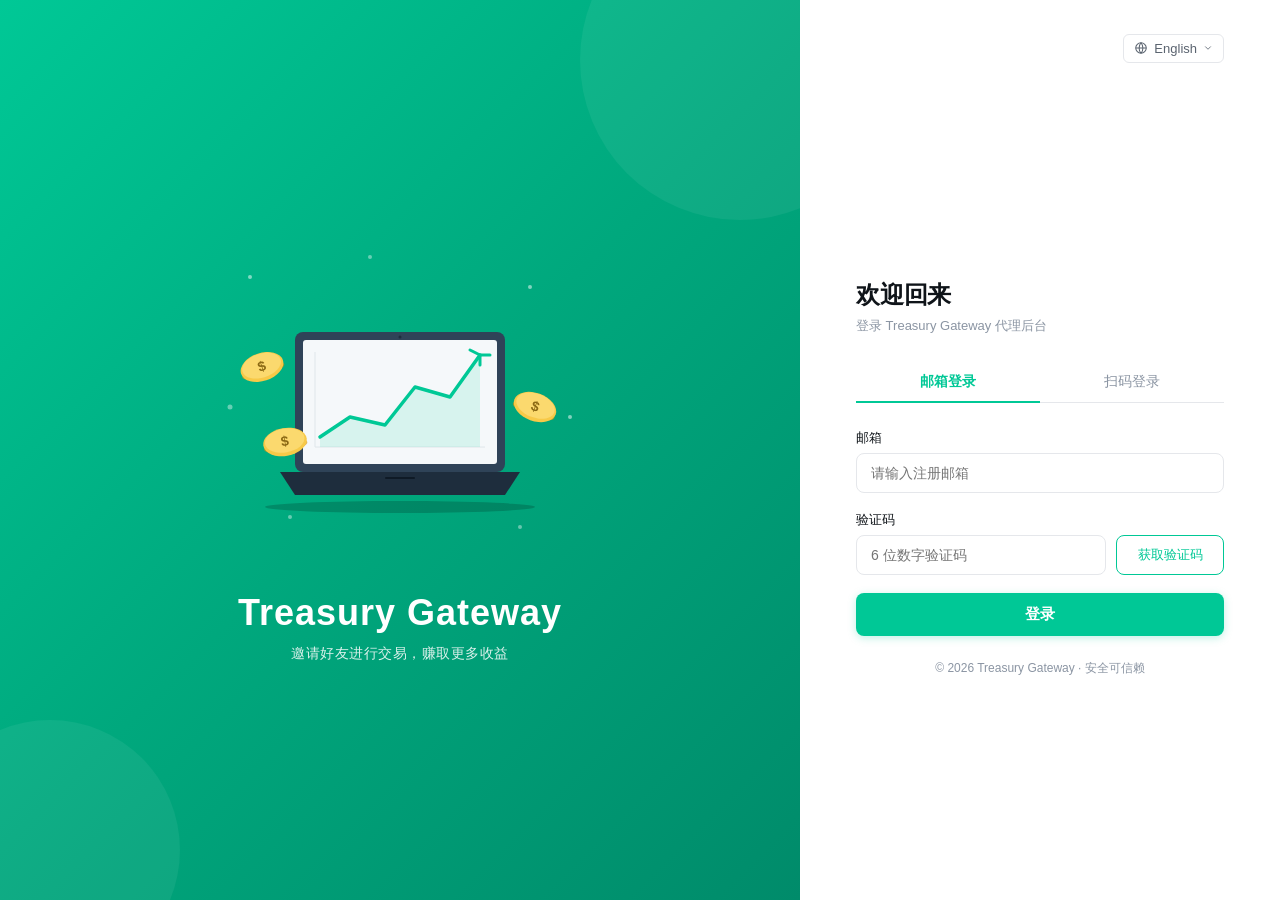
<file: index.html>
<!DOCTYPE html>
<html lang="zh-CN">
<head>
  <meta charset="UTF-8">
  <title>ZB Agent</title>
  <script>
    // 已登录 → 进入控制台首页；未登录 → 跳转登录页
    try {
      if (localStorage.getItem('zb_logged_in') === '1') {
        location.replace('rules.html');
      } else {
        location.replace('login.html');
      }
    } catch (e) {
      location.replace('login.html');
    }
  </script>
</head>
<body>
  <p>正在跳转 ...</p>
</body>
</html>
</file>
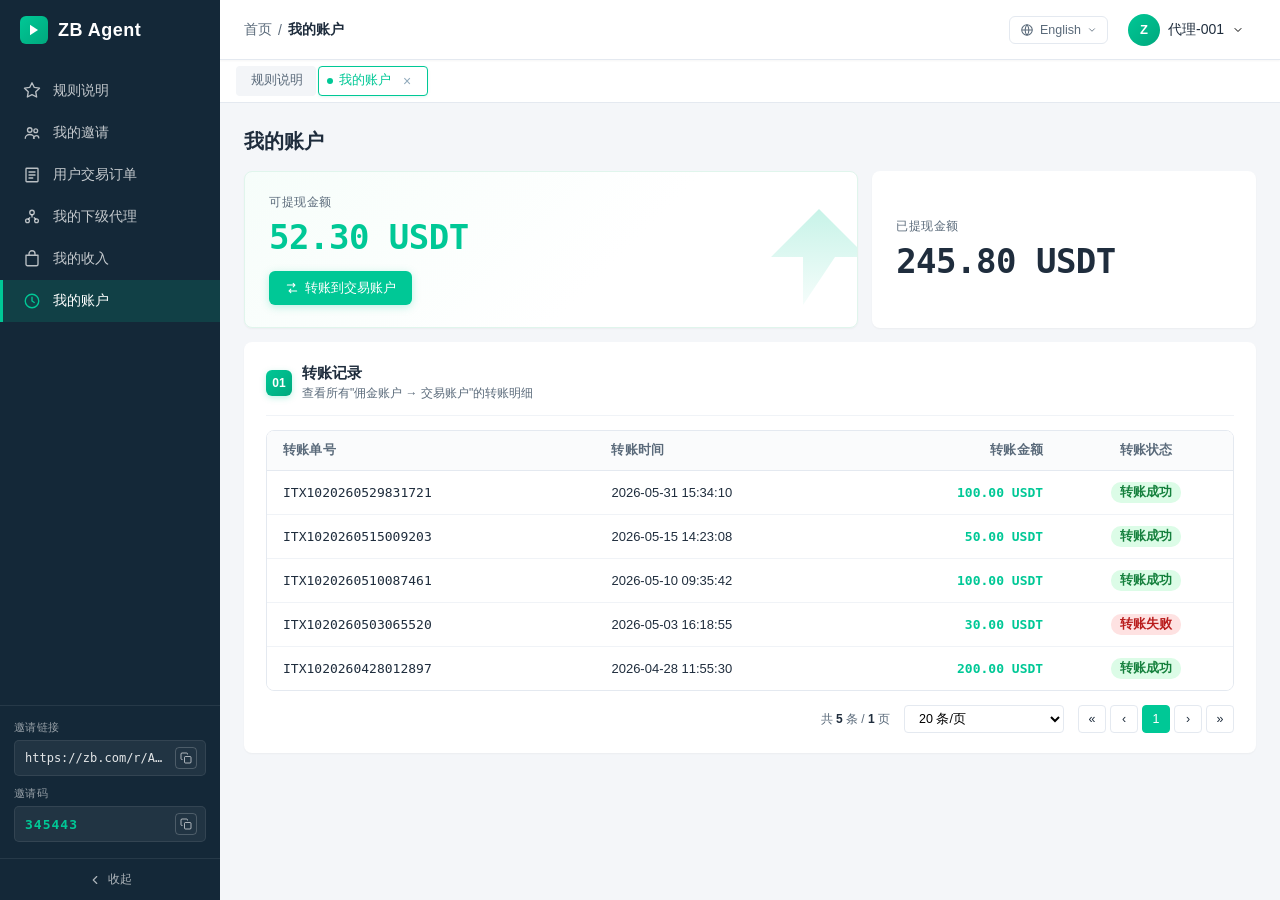
<file: account.html>
<!DOCTYPE html>
<html lang="zh-CN">
<head>
  <meta charset="UTF-8">
  <meta name="viewport" content="width=device-width, initial-scale=1.0">
  <meta http-equiv="Cache-Control" content="no-cache, no-store, must-revalidate">
  <meta http-equiv="Pragma" content="no-cache">
  <meta http-equiv="Expires" content="0">
  <title>我的账户</title>
  <link rel="stylesheet" href="assets/css/common.css?v=8">
</head>
<body data-title="我的账户">
  <div id="app"></div>
  <script src="assets/js/common.js?v=8"></script>
  <script>
    /* =================================================================
       我的账户
         上：可提现金额（带"转账到交易账户"按钮） + 已提现金额
         下：转账记录（转账单号 / 转账时间 / 转账金额 / 转账状态）
         交互：点击按钮 → 二次确认弹窗 → 确认后立即到账
       ================================================================= */

    /* ============== Toast ============== */
    function toast(msg, type) {
      const t = document.createElement('div');
      t.className = `toast toast-${type || 'success'}`;
      t.innerHTML = `<span class="toast-ico">${type === 'danger' ? '✕' : '✓'}</span>${msg}`;
      document.body.appendChild(t);
      requestAnimationFrame(() => t.classList.add('show'));
      setTimeout(() => { t.classList.remove('show'); setTimeout(() => t.remove(), 250); }, 2000);
    }
    function fmtUSDT(v) {
      return Number(v).toLocaleString('en-US', { minimumFractionDigits: 2, maximumFractionDigits: 2 }) + ' USDT';
    }

    /* ============== Mock 数据 ============== */
    const ACCOUNT = {
      withdrawable: 52.30,   // 可转账到交易账户的佣金余额（USDT）
      withdrawn:    245.80,  // 历史已转账（=已从佣金账户转出）的累计
    };

    // 转账记录：内部转账无需地址，状态只有 成功 / 失败
    const TRANSFER_RECORDS = [
      { orderNo: 'ITX1020260529831721', time: '2026-05-31 15:34:10', amount: 100.00, status: '转账成功' },
      { orderNo: 'ITX1020260515009203', time: '2026-05-15 14:23:08', amount:  50.00, status: '转账成功' },
      { orderNo: 'ITX1020260510087461', time: '2026-05-10 09:35:42', amount: 100.00, status: '转账成功' },
      { orderNo: 'ITX1020260503065520', time: '2026-05-03 16:18:55', amount:  30.00, status: '转账失败' },
      { orderNo: 'ITX1020260428012897', time: '2026-04-28 11:55:30', amount: 200.00, status: '转账成功' },
    ];

    /* ============== 状态 tag ============== */
    function resultTag(result) {
      const map = {
        '转账成功': 'st-success',
        '转账失败': 'st-fail',
      };
      return `<span class="st-tag ${map[result] || ''}">${result}</span>`;
    }

    /* ============== 主框架 ============== */
    const PAGE_CONTENT = `
      <div class="page-header">
        <h1 class="page-title">我的账户</h1>
      </div>

      <!-- 顶部：可提现 / 已提现 两张卡 -->
      <div class="balance-row">
        <!-- 可提现佣金 -->
        <div class="bal-card bal-card-pro">
          <svg class="bal-deco" viewBox="0 0 200 200" preserveAspectRatio="none">
            <defs>
              <linearGradient id="up-arrow-grad" x1="0" y1="1" x2="0" y2="0">
                <stop offset="0%" stop-color="rgba(0,200,150,0.04)"/>
                <stop offset="100%" stop-color="rgba(0,200,150,0.22)"/>
              </linearGradient>
            </defs>
            <path d="M120 160 L160 100 L200 100 L140 40 L80 100 L120 100 Z"
              fill="url(#up-arrow-grad)" />
          </svg>

          <div class="bal-inner">
            <div class="bal-label">可提现金额</div>
            <div class="bal-num bal-num-primary" id="balWithdrawable">${fmtUSDT(ACCOUNT.withdrawable)}</div>
            <div class="bal-actions">
              <button class="btn-bal-primary" id="btnTransfer">
                <svg viewBox="0 0 24 24" width="14" height="14" fill="none">
                  <path d="M4 7h13M14 4l3 3-3 3 M20 17H7m3 3l-3-3 3-3"
                        stroke="currentColor" stroke-width="1.8"
                        stroke-linecap="round" stroke-linejoin="round"/>
                </svg>
                转账到交易账户
              </button>
            </div>
          </div>
        </div>

        <!-- 已提现金额 -->
        <div class="bal-card">
          <div class="bal-inner">
            <div class="bal-label">已提现金额</div>
            <div class="bal-num bal-num-muted" id="balWithdrawn">${fmtUSDT(ACCOUNT.withdrawn)}</div>
          </div>
        </div>
      </div>

      <!-- 转账记录 -->
      <div class="card sec-card record-card">
        <div class="sec-head">
          <span class="sec-num">01</span>
          <div class="sec-text">
            <h3 class="sec-title">转账记录</h3>
            <p class="sec-sub">查看所有"佣金账户 → 交易账户"的转账明细</p>
          </div>
        </div>

        <div class="table-wrap">
          <table class="data-table biz-table">
            <colgroup>
              <col style="width:34%">
              <col style="width:26%">
              <col style="width:22%">
              <col style="width:18%">
            </colgroup>
            <thead>
              <tr>
                <th>转账单号</th>
                <th>转账时间</th>
                <th class="text-right">转账金额</th>
                <th class="text-center">转账状态</th>
              </tr>
            </thead>
            <tbody id="recordsTbody">
              ${renderRecords()}
            </tbody>
          </table>
        </div>
        ${pagination(TRANSFER_RECORDS.length)}
      </div>

      <!-- 二次确认弹窗：转账到交易账户 -->
      <div class="modal" id="confirmModal">
        <div class="modal-mask" data-act="close-confirm"></div>
        <div class="modal-body confirm-modal">
          <div class="modal-head">
            <h3>转账到交易账户</h3>
            <button class="modal-close" data-act="close-confirm">✕</button>
          </div>
          <div class="modal-content">
            <p class="confirm-tip">
              您将把可提现金额
              <b class="confirm-amt" id="confirmAmt">${fmtUSDT(ACCOUNT.withdrawable)}</b>
              <span>全额转账到您的<b>交易账户</b>，转账后立即到账，可在交易账户进行交易或提现操作。</span>
            </p>
            <p class="confirm-note">提示：本次操作不可撤销，请确认是否继续。</p>
          </div>
          <div class="modal-foot">
            <button class="btn-outline" data-act="close-confirm">取消</button>
            <button class="btn-primary" id="btnConfirmTransfer">确认转账</button>
          </div>
        </div>
      </div>
    `;

    /* ============== 表格行渲染 ============== */
    function renderRecords() {
      if (!TRANSFER_RECORDS.length) return emptyRow(4);
      return TRANSFER_RECORDS.map((r) => `
        <tr>
          <td class="mono">${r.orderNo}</td>
          <td class="muted">${r.time}</td>
          <td class="text-right num strong">${fmtUSDT(r.amount)}</td>
          <td class="text-center">${resultTag(r.status)}</td>
        </tr>
      `).join('');
    }

    /* ============== 公用：空态 / 分页 ============== */
    function emptyRow(cols) {
      return `
        <tr class="empty-row">
          <td colspan="${cols}">
            <div class="empty-cell">
              <svg viewBox="0 0 64 64" width="48" height="48" class="empty-svg">
                <rect x="8" y="14" width="48" height="38" rx="4" fill="#f1f5f9" stroke="#cbd5e1" stroke-width="1.5"/>
                <line x1="8" y1="24" x2="56" y2="24" stroke="#cbd5e1" stroke-width="1.5"/>
                <circle cx="14" cy="19" r="1.4" fill="#cbd5e1"/>
                <circle cx="18" cy="19" r="1.4" fill="#cbd5e1"/>
                <circle cx="22" cy="19" r="1.4" fill="#cbd5e1"/>
                <line x1="16" y1="36" x2="48" y2="36" stroke="#e2e8f0" stroke-width="2" stroke-linecap="round"/>
                <line x1="16" y1="42" x2="40" y2="42" stroke="#e2e8f0" stroke-width="2" stroke-linecap="round"/>
              </svg>
              <span>暂无资料</span>
            </div>
          </td>
        </tr>
      `;
    }
    function pagination(total) {
      const totalPages = Math.max(1, Math.ceil(total / 20));
      return `
        <div class="pagination">
          <span class="page-info">共 <b>${total}</b> 条 / <b>${totalPages}</b> 页</span>
          <div class="page-size">
            <select class="form-select page-size-sel">
              <option>10 条/页</option>
              <option selected>20 条/页</option>
              <option>50 条/页</option>
              <option>100 条/页</option>
            </select>
          </div>
          <div class="page-btns">
            <button class="page-btn" data-page="first" title="首页">«</button>
            <button class="page-btn" data-page="prev" title="上一页">‹</button>
            <button class="page-btn active">1</button>
            <button class="page-btn" data-page="next" title="下一页">›</button>
            <button class="page-btn" data-page="last" title="末页">»</button>
          </div>
        </div>
      `;
    }

    /* ============== 弹窗工具 ============== */
    function openModal(id)  { document.getElementById(id).classList.add('show'); }
    function closeModal(id) { document.getElementById(id).classList.remove('show'); }

    /* ============== 生成转账单号（前缀 ITX + 时间戳后 13 位） ============== */
    function genOrderNo() {
      const ts = String(Date.now());
      return 'ITX' + ts;
    }
    function nowStr() {
      const d = new Date();
      const pad = (n) => String(n).padStart(2, '0');
      return `${d.getFullYear()}-${pad(d.getMonth() + 1)}-${pad(d.getDate())} ${pad(d.getHours())}:${pad(d.getMinutes())}:${pad(d.getSeconds())}`;
    }

    window.onPageReady = function () {
      const btnTransfer = document.getElementById('btnTransfer');

      // 点击"转账到交易账户" → 打开二次确认（如果可提现为 0，给提示）
      btnTransfer.addEventListener('click', () => {
        if (ACCOUNT.withdrawable <= 0) {
          return toast('可提现金额为 0，无需转账', 'danger');
        }
        // 同步当前金额到弹窗内
        document.getElementById('confirmAmt').textContent = fmtUSDT(ACCOUNT.withdrawable);
        openModal('confirmModal');
      });

      // 关闭按钮（× / 取消 / 蒙层）
      document.querySelectorAll('[data-act="close-confirm"]').forEach((el) => {
        el.addEventListener('click', () => closeModal('confirmModal'));
      });

      // 确认转账：模拟成功 → 余额清零 → 已提现累加 → 列表插入一条新记录 → toast
      document.getElementById('btnConfirmTransfer').addEventListener('click', () => {
        const amt = ACCOUNT.withdrawable;
        if (amt <= 0) {
          closeModal('confirmModal');
          return toast('可提现金额为 0，无需转账', 'danger');
        }

        // 更新账户余额（仅前端模拟）
        ACCOUNT.withdrawn   += amt;
        ACCOUNT.withdrawable = 0;

        // 插入一条新记录到顶部
        TRANSFER_RECORDS.unshift({
          orderNo: genOrderNo(),
          time:    nowStr(),
          amount:  amt,
          status:  '转账成功',
        });

        // 刷新展示
        document.getElementById('balWithdrawable').textContent = fmtUSDT(ACCOUNT.withdrawable);
        document.getElementById('balWithdrawn').textContent    = fmtUSDT(ACCOUNT.withdrawn);
        document.getElementById('recordsTbody').innerHTML      = renderRecords();

        closeModal('confirmModal');
        toast(`已成功转账 ${fmtUSDT(amt)} 到交易账户`, 'success');
      });

      // 分页（占位）
      document.querySelectorAll('.page-btn').forEach((b) => {
        b.addEventListener('click', () => {
          if (b.classList.contains('active')) return;
          toast('翻页（占位）', 'success');
        });
      });
    };

    initLayout(PAGE_CONTENT);
  </script>

  <style>
    /* —— 顶部 2 卡 —— */
    .balance-row {
      display: grid;
      grid-template-columns: minmax(0, 1.6fr) minmax(0, 1fr);
      gap: 14px;
      margin-bottom: 14px;
    }
    .bal-card {
      background: #fff;
      border-radius: var(--radius-md);
      padding: 22px 24px;
      box-shadow: var(--shadow-sm);
      position: relative;
      overflow: hidden;
      min-height: 130px;
      display: flex;
      flex-direction: column;
      justify-content: center;
    }
    .bal-card-pro {
      background: linear-gradient(135deg, #f6fdfa 0%, #ffffff 60%);
      border: 1px solid #e0f5ec;
    }
    .bal-deco {
      position: absolute;
      right: -10px; bottom: -10px;
      width: 160px; height: 160px;
      pointer-events: none;
    }
    .bal-inner { position: relative; z-index: 1; }
    .bal-label {
      font-size: var(--fs-meta);
      color: var(--color-text-secondary);
      letter-spacing: 0.5px;
      margin-bottom: 6px;
    }
    .bal-num {
      font-size: 34px;
      font-weight: var(--fw-bold);
      letter-spacing: -0.5px;
      line-height: 1.2;
      font-family: ui-monospace, 'SF Mono', Consolas, monospace;
    }
    .bal-num-primary { color: var(--color-primary); }
    .bal-num-muted { color: var(--color-text); }

    .bal-actions {
      margin-top: 14px;
      display: flex; gap: 8px;
    }
    .btn-bal-primary {
      display: inline-flex; align-items: center; gap: 6px;
      padding: 8px 16px;
      font-size: var(--fs-body);
      font-weight: var(--fw-medium);
      color: #fff;
      background: var(--color-primary);
      border: none; border-radius: 6px;
      cursor: pointer;
      transition: all 0.2s;
      font-family: inherit;
      box-shadow: 0 2px 8px rgba(0,200,150,0.25);
    }
    .btn-bal-primary:hover {
      background: var(--color-primary-hover);
      transform: translateY(-1px);
      box-shadow: 0 4px 12px rgba(0,200,150,0.3);
    }

    /* —— 转账记录 —— */
    .record-card { padding: 20px 22px; }

    .sec-head {
      display: flex; align-items: center; gap: 10px;
      margin-bottom: 14px;
      padding-bottom: 12px;
      border-bottom: 1px solid #f0f3f7;
    }
    .sec-num {
      flex-shrink: 0;
      width: 26px; height: 26px;
      border-radius: 6px;
      background: linear-gradient(135deg, #00c896 0%, #00a87d 100%);
      color: #fff; font-size: var(--fs-meta); font-weight: var(--fw-bold);
      display: flex; align-items: center; justify-content: center;
      box-shadow: 0 2px 6px rgba(0,200,150,0.25);
    }
    .sec-title { font-size: var(--fs-h2); font-weight: var(--fw-bold); color: var(--color-text); }
    .sec-sub { font-size: var(--fs-meta); color: var(--color-text-secondary); margin-top: 1px; }

    /* —— 表格 —— */
    .biz-table {
      table-layout: fixed;
      width: 100%;
    }
    .biz-table th, .biz-table td {
      vertical-align: middle;
      white-space: nowrap;
      overflow: hidden;
      text-overflow: ellipsis;
      padding: 11px 16px;
    }
    .muted { color: var(--color-text-muted); }
    .mono {
      font-family: ui-monospace, 'SF Mono', Consolas, monospace;
      font-size: var(--fs-body-sm);
      color: var(--color-text);
    }
    .num {
      font-family: ui-monospace, 'SF Mono', Consolas, monospace;
      color: var(--color-text);
    }
    .num.strong { color: var(--color-primary); font-weight: var(--fw-semibold); }

    /* 转账状态 tag —— 仅成功 / 失败 两种 */
    .st-tag {
      display: inline-block;
      padding: 2px 9px;
      border-radius: 10px;
      font-size: var(--fs-body-sm);
      font-weight: var(--fw-semibold);
    }
    .st-success { background: #dcfce7; color: #15803d; }
    .st-fail    { background: #fee2e2; color: #b91c1c; }

    /* —— 空态 + 分页 —— */
    .empty-row td { padding: 0; border-bottom: none; }
    .empty-cell {
      display: flex; flex-direction: column;
      align-items: center; justify-content: center;
      gap: 10px;
      padding: 56px 20px;
      color: var(--color-text-muted);
      font-size: var(--fs-meta);
    }
    .empty-svg { opacity: 0.7; }

    .pagination {
      display: flex; align-items: center; justify-content: flex-end;
      gap: 14px; margin-top: 14px;
    }
    .page-info { font-size: var(--fs-meta); color: var(--color-text-secondary); }
    .page-info b { color: var(--color-text); }
    .page-size-sel {
      padding: 5px 24px 5px 10px;
      font-size: var(--fs-body-sm);
      border-radius: 4px;
      border: 1px solid var(--color-border);
      background: #fff; cursor: pointer; font-family: inherit;
    }
    .page-btns { display: flex; gap: 4px; }
    .page-btn {
      min-width: 28px; height: 28px;
      padding: 0 8px;
      border: 1px solid var(--color-border);
      background: #fff; color: var(--color-text);
      cursor: pointer; border-radius: 4px;
      font-size: var(--fs-body-sm);
      transition: all 0.15s; font-family: inherit;
    }
    .page-btn:hover { border-color: var(--color-primary); color: var(--color-primary); }
    .page-btn.active {
      background: var(--color-primary);
      border-color: var(--color-primary);
      color: #fff; cursor: default;
    }

    /* —————————————————————————————————————— 弹窗通用 */
    .modal {
      position: fixed; inset: 0;
      z-index: 999;
      display: none;
    }
    .modal.show { display: flex; align-items: center; justify-content: center; }
    .modal-mask {
      position: absolute; inset: 0;
      background: rgba(0,0,0,0.4);
      backdrop-filter: blur(2px);
    }
    .modal-body {
      position: relative; z-index: 1;
      background: #fff; border-radius: 14px;
      box-shadow: 0 16px 40px rgba(0,0,0,0.18);
      animation: modalIn 0.2s;
    }
    @keyframes modalIn {
      from { opacity: 0; transform: translateY(-10px) scale(0.97); }
      to   { opacity: 1; transform: translateY(0) scale(1); }
    }

    /* —— 二次确认弹窗 —— */
    .confirm-modal { width: 460px; max-width: 92vw; }

    .modal-head {
      display: flex; justify-content: space-between; align-items: center;
      padding: 14px 20px;
      border-bottom: 1px solid #f0f3f7;
    }
    .modal-head h3 {
      font-size: var(--fs-h2);
      font-weight: var(--fw-bold);
      color: var(--color-text);
    }
    .modal-close {
      width: 26px; height: 26px;
      border: none; background: transparent;
      cursor: pointer; border-radius: 4px;
      color: var(--color-text-muted);
      font-size: 16px;
    }
    .modal-close:hover { background: #f0f3f7; color: var(--color-text); }
    .modal-content { padding: 20px 22px; }

    .confirm-tip {
      font-size: var(--fs-body);
      color: var(--color-text);
      line-height: 1.65;
    }
    .confirm-amt {
      color: var(--color-primary);
      font-weight: var(--fw-bold);
      font-family: ui-monospace, monospace;
      margin: 0 4px;
    }
    .confirm-note {
      margin-top: 12px;
      padding: 10px 12px;
      background: #fff8e6;
      border: 1px solid #fde68a;
      border-radius: 6px;
      font-size: var(--fs-meta);
      color: #92400e;
      line-height: 1.6;
    }

    /* 弹窗底部按钮 */
    .modal-foot {
      padding: 12px 20px;
      display: flex; justify-content: flex-end; gap: 8px;
      border-top: 1px solid #f0f3f7;
      background: #fafbfc;
      border-radius: 0 0 14px 14px;
    }
    .modal-foot .btn-outline,
    .modal-foot .btn-primary {
      padding: 7px 18px;
      font-size: var(--fs-body);
      border-radius: 6px;
      cursor: pointer;
      transition: all 0.15s;
      font-family: inherit;
      font-weight: var(--fw-medium);
      border: 1px solid transparent;
    }
    .modal-foot .btn-outline {
      color: var(--color-text);
      background: #fff;
      border-color: var(--color-border);
    }
    .modal-foot .btn-outline:hover {
      color: var(--color-primary);
      border-color: var(--color-primary);
    }
    .modal-foot .btn-primary {
      color: #fff;
      background: var(--color-primary);
    }
    .modal-foot .btn-primary:hover { background: var(--color-primary-hover); }

    /* —— 响应式 —— */
    @media (max-width: 900px) {
      .balance-row { grid-template-columns: 1fr; }
    }
  </style>
</body>
</html>
</file>
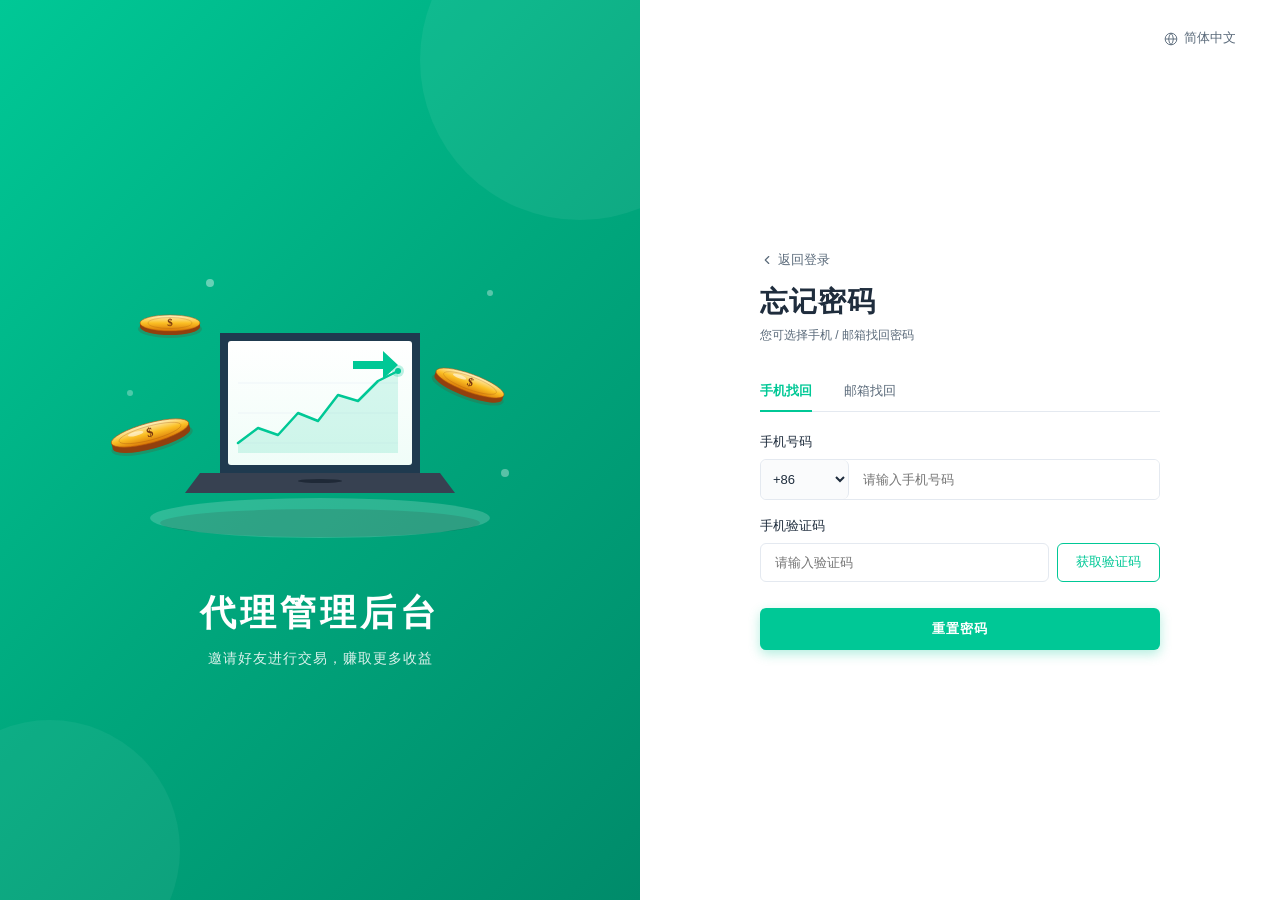
<file: forgot-password.html>
<!DOCTYPE html>
<html lang="zh-CN">
<head>
  <meta charset="UTF-8">
  <meta name="viewport" content="width=device-width, initial-scale=1.0">
  <meta http-equiv="Cache-Control" content="no-cache, no-store, must-revalidate">
  <meta http-equiv="Pragma" content="no-cache">
  <meta http-equiv="Expires" content="0">
  <title>忘记密码 - ZB Agent</title>
  <link rel="stylesheet" href="assets/css/common.css?v=7">
  <style>
    /* —————————————————————————————————————— 整体布局（与 login.html 一致） */
    html, body { height: 100%; overflow: hidden; }
    body {
      display: flex;
      min-height: 100vh;
      background: #fff;
    }

    .login-left {
      flex: 1;
      background: linear-gradient(135deg, #00c896 0%, #00a87d 50%, #008b6a 100%);
      display: flex;
      flex-direction: column;
      align-items: center;
      justify-content: center;
      padding: 40px;
      color: #fff;
      position: relative;
      overflow: hidden;
    }
    .login-left::before {
      content: ''; position: absolute;
      top: -100px; right: -100px;
      width: 320px; height: 320px;
      border-radius: 50%;
      background: rgba(255,255,255,0.06);
    }
    .login-left::after {
      content: ''; position: absolute;
      bottom: -80px; left: -80px;
      width: 260px; height: 260px;
      border-radius: 50%;
      background: rgba(255,255,255,0.05);
    }
    .login-illustration {
      width: 100%; max-width: 420px;
      height: auto;
      margin-bottom: 36px;
      position: relative; z-index: 1;
    }
    .brand-title {
      font-size: 36px;
      font-weight: var(--fw-bold);
      letter-spacing: 4px;
      margin-bottom: 12px;
      position: relative; z-index: 1;
    }
    .brand-sub {
      font-size: 14px;
      color: rgba(255,255,255,0.85);
      letter-spacing: 1px;
      position: relative; z-index: 1;
    }

    /* —————————————————————————————————————— 右侧表单区 */
    .login-right {
      flex: 1;
      display: flex;
      align-items: center;
      justify-content: center;
      padding: 40px;
      position: relative;
      overflow-y: auto;
    }
    .lang-switch {
      position: absolute;
      top: 24px; right: 32px;
      display: inline-flex; align-items: center; gap: 6px;
      font-size: var(--fs-body-sm);
      color: var(--color-text-secondary);
      cursor: pointer;
      padding: 6px 12px;
      border-radius: 4px;
      transition: background 0.15s;
    }
    .lang-switch:hover { background: #f0f3f7; color: var(--color-text); }

    .reset-form {
      width: 100%;
      max-width: 400px;
    }

    /* 返回 + 标题 */
    .reset-head { margin-bottom: 28px; }
    .back-link {
      display: inline-flex; align-items: center; gap: 4px;
      font-size: var(--fs-body);
      color: var(--color-text-secondary);
      text-decoration: none;
      margin-bottom: 14px;
      cursor: pointer;
      transition: color 0.15s;
    }
    .back-link:hover { color: var(--color-primary); }
    .reset-title {
      font-size: 28px;
      font-weight: var(--fw-bold);
      color: var(--color-text);
      letter-spacing: 1px;
      margin-bottom: 6px;
    }
    .reset-subtitle {
      font-size: var(--fs-meta);
      color: var(--color-text-secondary);
    }

    /* Tab */
    .reset-tabs {
      display: flex; gap: 32px;
      border-bottom: 1px solid var(--color-border);
      margin-bottom: 22px;
    }
    .reset-tab {
      padding: 10px 0;
      font-size: var(--fs-body);
      color: var(--color-text-secondary);
      background: transparent;
      border: none;
      border-bottom: 2px solid transparent;
      cursor: pointer;
      transition: all 0.15s;
      font-family: inherit;
      margin-bottom: -1px;
    }
    .reset-tab:hover { color: var(--color-primary); }
    .reset-tab.active {
      color: var(--color-primary);
      font-weight: var(--fw-semibold);
      border-bottom-color: var(--color-primary);
    }

    /* 表单 */
    .reset-field { margin-bottom: 18px; }
    .reset-label {
      display: block;
      font-size: var(--fs-body-sm);
      color: var(--color-text);
      font-weight: var(--fw-medium);
      margin-bottom: 8px;
    }
    .reset-input,
    .reset-form select {
      width: 100%;
      padding: 11px 14px;
      font-size: var(--fs-body);
      border: 1px solid var(--color-border);
      border-radius: 6px;
      transition: border-color 0.2s;
      font-family: inherit;
      background: #fff;
    }
    .reset-input:focus { outline: none; border-color: var(--color-primary); }

    /* 手机号行（含国家码）*/
    .phone-row {
      display: flex;
      border: 1px solid var(--color-border);
      border-radius: 6px;
      overflow: hidden;
      background: #fff;
    }
    .phone-row:focus-within { border-color: var(--color-primary); }
    .phone-row select {
      width: 88px;
      padding: 11px 8px;
      border: none;
      border-right: 1px solid var(--color-border);
      background: #fafbfc;
      font-size: var(--fs-body);
      color: var(--color-text);
      cursor: pointer;
      font-family: inherit;
    }
    .phone-row input {
      flex: 1;
      padding: 11px 14px;
      border: none;
      font-size: var(--fs-body);
      font-family: inherit;
      outline: none;
    }

    /* 验证码行 */
    .code-row { display: flex; gap: 8px; }
    .code-row input {
      flex: 1;
      padding: 11px 14px;
      font-size: var(--fs-body);
      border: 1px solid var(--color-border);
      border-radius: 6px;
      font-family: inherit;
    }
    .code-row input:focus { outline: none; border-color: var(--color-primary); }
    .btn-get-code {
      padding: 0 18px;
      font-size: var(--fs-body-sm);
      color: var(--color-primary);
      background: #fff;
      border: 1px solid var(--color-primary);
      border-radius: 6px;
      cursor: pointer;
      white-space: nowrap;
      transition: all 0.15s;
      font-family: inherit;
      font-weight: var(--fw-medium);
    }
    .btn-get-code:hover { background: var(--color-primary); color: #fff; }
    .btn-get-code.disabled,
    .btn-get-code:disabled {
      color: var(--color-text-muted);
      border-color: var(--color-border);
      cursor: not-allowed;
      background: #fafbfc;
    }

    /* 新密码区块（Step 2，初始隐藏） */
    .new-pwd-section {
      margin-top: 18px;
      padding-top: 18px;
      border-top: 1px dashed var(--color-border);
      animation: slideDown 0.3s;
    }
    @keyframes slideDown {
      from { opacity: 0; transform: translateY(-8px); }
      to   { opacity: 1; transform: translateY(0); }
    }
    .new-pwd-input-wrap { position: relative; }
    .new-pwd-input { padding-right: 42px; }
    .pwd-toggle {
      position: absolute;
      right: 8px; top: 50%;
      transform: translateY(-50%);
      width: 30px; height: 30px;
      border: none; background: transparent;
      cursor: pointer;
      color: var(--color-text-muted);
      display: flex; align-items: center; justify-content: center;
      border-radius: 4px;
    }
    .pwd-toggle:hover { color: var(--color-text-secondary); }

    /* 提交按钮 */
    .reset-button {
      width: 100%;
      padding: 12px;
      margin-top: 8px;
      font-size: var(--fs-body);
      font-weight: var(--fw-semibold);
      color: #fff;
      background: var(--color-primary);
      border: none;
      border-radius: 6px;
      cursor: pointer;
      transition: all 0.2s;
      font-family: inherit;
      box-shadow: 0 4px 12px rgba(0,200,150,0.3);
      letter-spacing: 1px;
    }
    .reset-button:hover {
      background: var(--color-primary-hover);
      transform: translateY(-1px);
      box-shadow: 0 6px 16px rgba(0,200,150,0.4);
    }
    .reset-button:disabled { opacity: 0.6; cursor: not-allowed; transform: none; }

    /* 响应式 */
    @media (max-width: 900px) {
      .login-left { display: none; }
      .login-right { padding: 24px; }
    }
  </style>
</head>
<body>
  <!-- 左侧 Hero（与 login 一致） -->
  <div class="login-left">
    <svg class="login-illustration" viewBox="0 0 420 320" xmlns="http://www.w3.org/2000/svg">
      <defs>
        <linearGradient id="coin-grad2" x1="0" y1="0" x2="0" y2="1">
          <stop offset="0%" stop-color="#fef3c7"/>
          <stop offset="50%" stop-color="#fbbf24"/>
          <stop offset="100%" stop-color="#d97706"/>
        </linearGradient>
        <linearGradient id="screen-grad2" x1="0" y1="0" x2="0" y2="1">
          <stop offset="0%" stop-color="#ffffff"/>
          <stop offset="100%" stop-color="#f0fdf8"/>
        </linearGradient>
      </defs>
      <ellipse cx="210" cy="290" rx="160" ry="14" fill="rgba(0,0,0,0.15)"/>
      <ellipse cx="210" cy="285" rx="170" ry="20" fill="rgba(255,255,255,0.18)"/>
      <path d="M 110 100 L 310 100 L 310 240 L 110 240 Z" fill="#1f3a4f"/>
      <rect x="118" y="108" width="184" height="124" rx="3" fill="url(#screen-grad2)"/>
      <g transform="translate(128, 120)">
        <g stroke="#e2e8f0" stroke-width="0.5">
          <line x1="0" y1="30" x2="160" y2="30"/>
          <line x1="0" y1="60" x2="160" y2="60"/>
          <line x1="0" y1="90" x2="160" y2="90"/>
        </g>
        <polyline points="0,90 20,75 40,82 60,60 80,68 100,42 120,48 140,28 160,18"
          fill="none" stroke="#00c896" stroke-width="2.5" stroke-linecap="round" stroke-linejoin="round"/>
        <polygon points="0,90 20,75 40,82 60,60 80,68 100,42 120,48 140,28 160,18 160,100 0,100"
          fill="rgba(0,200,150,0.15)"/>
        <circle cx="160" cy="18" r="3" fill="#00c896"/>
        <circle cx="160" cy="18" r="6" fill="#00c896" opacity="0.25"/>
        <path d="M 130 8 L 160 8 L 160 -2 L 175 12 L 160 26 L 160 16 L 130 16 Z"
          fill="#00c896" transform="translate(-15, 0)"/>
      </g>
      <path d="M 90 240 L 330 240 L 345 260 L 75 260 Z" fill="#374151"/>
      <ellipse cx="210" cy="248" rx="22" ry="2" fill="#1f2937"/>
      <g transform="translate(60, 90)">
        <ellipse cx="0" cy="6" rx="32" ry="9" fill="rgba(120,53,15,0.2)"/>
        <path d="M -30 0 L -30 4 A 30 8 0 0 0 30 4 L 30 0 Z" fill="#92400e"/>
        <ellipse cx="0" cy="0" rx="30" ry="8" fill="url(#coin-grad2)" stroke="#b45309" stroke-width="0.5"/>
        <ellipse cx="0" cy="0" rx="22" ry="5.5" fill="none" stroke="#92400e" stroke-width="0.5" opacity="0.4"/>
        <text x="0" y="3" text-anchor="middle" font-family="Georgia, serif" font-size="11" font-weight="700" fill="#78350f">$</text>
      </g>
      <g transform="translate(40, 200) rotate(-15)">
        <ellipse cx="0" cy="8" rx="42" ry="11" fill="rgba(120,53,15,0.2)"/>
        <path d="M -40 0 L -40 6 A 40 10 0 0 0 40 6 L 40 0 Z" fill="#92400e"/>
        <ellipse cx="0" cy="0" rx="40" ry="10" fill="url(#coin-grad2)" stroke="#b45309" stroke-width="0.6"/>
        <ellipse cx="0" cy="0" rx="32" ry="7" fill="none" stroke="#92400e" stroke-width="0.6" opacity="0.4"/>
        <ellipse cx="-14" cy="-3" rx="8" ry="2" fill="rgba(255,255,255,0.55)"/>
        <text x="0" y="3.5" text-anchor="middle" font-family="Georgia, serif" font-size="13" font-weight="700" fill="#78350f">$</text>
      </g>
      <g transform="translate(360, 150) rotate(20)">
        <ellipse cx="0" cy="7" rx="38" ry="10" fill="rgba(120,53,15,0.2)"/>
        <path d="M -36 0 L -36 5 A 36 9 0 0 0 36 5 L 36 0 Z" fill="#92400e"/>
        <ellipse cx="0" cy="0" rx="36" ry="9" fill="url(#coin-grad2)" stroke="#b45309" stroke-width="0.5"/>
        <ellipse cx="0" cy="0" rx="28" ry="6.5" fill="none" stroke="#92400e" stroke-width="0.5" opacity="0.4"/>
        <ellipse cx="-12" cy="-2.5" rx="7" ry="1.8" fill="rgba(255,255,255,0.55)"/>
        <text x="0" y="3" text-anchor="middle" font-family="Georgia, serif" font-size="12" font-weight="700" fill="#78350f">$</text>
      </g>
      <circle cx="100" cy="50" r="4" fill="rgba(255,255,255,0.4)"/>
      <circle cx="380" cy="60" r="3" fill="rgba(255,255,255,0.35)"/>
      <circle cx="20" cy="160" r="3" fill="rgba(255,255,255,0.3)"/>
      <circle cx="395" cy="240" r="4" fill="rgba(255,255,255,0.35)"/>
    </svg>

    <div class="brand-title">代理管理后台</div>
    <div class="brand-sub">邀请好友进行交易，赚取更多收益</div>
  </div>

  <!-- 右侧 重置密码表单 -->
  <div class="login-right">
    <div class="lang-switch">
      <svg width="14" height="14" viewBox="0 0 24 24" fill="none">
        <circle cx="12" cy="12" r="10" stroke="currentColor" stroke-width="1.6"/>
        <path d="M2 12h20 M12 2a15.3 15.3 0 0 1 4 10 15.3 15.3 0 0 1-4 10 15.3 15.3 0 0 1-4-10 15.3 15.3 0 0 1 4-10z" stroke="currentColor" stroke-width="1.6"/>
      </svg>
      简体中文
    </div>

    <div class="reset-form">
      <!-- 顶部：返回 + 标题 -->
      <div class="reset-head">
        <a class="back-link" href="login.html">
          <svg width="14" height="14" viewBox="0 0 24 24" fill="none">
            <polyline points="15 18 9 12 15 6" stroke="currentColor" stroke-width="2" stroke-linecap="round" stroke-linejoin="round"/>
          </svg>
          返回登录
        </a>
        <h1 class="reset-title">忘记密码</h1>
        <p class="reset-subtitle">您可选择手机 / 邮箱找回密码</p>
      </div>

      <!-- Tab 切换 -->
      <div class="reset-tabs">
        <button class="reset-tab active" data-method="phone">手机找回</button>
        <button class="reset-tab" data-method="email">邮箱找回</button>
      </div>

      <!-- 手机找回表单 -->
      <div class="reset-pane" id="paneRecover">
        <!-- Phone -->
        <div class="reset-field" data-when="phone">
          <label class="reset-label">手机号码</label>
          <div class="phone-row">
            <select id="phoneCountry">
              <option value="+86">+86</option>
              <option value="+852">+852</option>
              <option value="+886">+886</option>
              <option value="+62">+62</option>
              <option value="+65">+65</option>
              <option value="+1">+1</option>
            </select>
            <input type="tel" id="phoneNumber" placeholder="请输入手机号码" maxlength="11" />
          </div>
        </div>

        <!-- Email -->
        <div class="reset-field" data-when="email" style="display:none">
          <label class="reset-label">邮箱地址</label>
          <input type="email" class="reset-input" id="emailInput" placeholder="请输入邮件地址" />
        </div>

        <!-- 验证码 -->
        <div class="reset-field">
          <label class="reset-label">
            <span data-when="phone">手机验证码</span>
            <span data-when="email" style="display:none">邮箱验证码</span>
          </label>
          <div class="code-row">
            <input type="text" id="codeInput" placeholder="请输入验证码" maxlength="6" inputmode="numeric" />
            <button type="button" class="btn-get-code" id="btnGetCode">获取验证码</button>
          </div>
        </div>

        <!-- 新密码（验证后展开）-->
        <div class="new-pwd-section" id="newPwdSection" style="display:none">
          <div class="reset-field">
            <label class="reset-label">新密码</label>
            <div class="new-pwd-input-wrap">
              <input type="password" class="reset-input new-pwd-input" id="newPwd" placeholder="6-20 位，建议字母+数字组合" maxlength="20" />
              <button type="button" class="pwd-toggle" data-target="newPwd">
                <svg width="18" height="18" viewBox="0 0 24 24" fill="none">
                  <path d="M1 12s4-8 11-8 11 8 11 8-4 8-11 8-11-8-11-8z" stroke="currentColor" stroke-width="1.8"/>
                  <circle cx="12" cy="12" r="3" stroke="currentColor" stroke-width="1.8"/>
                </svg>
              </button>
            </div>
          </div>
          <div class="reset-field">
            <label class="reset-label">确认密码</label>
            <div class="new-pwd-input-wrap">
              <input type="password" class="reset-input new-pwd-input" id="confirmPwd" placeholder="再次输入新密码" maxlength="20" />
              <button type="button" class="pwd-toggle" data-target="confirmPwd">
                <svg width="18" height="18" viewBox="0 0 24 24" fill="none">
                  <path d="M1 12s4-8 11-8 11 8 11 8-4 8-11 8-11-8-11-8z" stroke="currentColor" stroke-width="1.8"/>
                  <circle cx="12" cy="12" r="3" stroke="currentColor" stroke-width="1.8"/>
                </svg>
              </button>
            </div>
          </div>
        </div>

        <button class="reset-button" id="btnReset">重置密码</button>
      </div>
    </div>
  </div>

  <script>
    /* ============== Toast ============== */
    function toast(msg, type) {
      const t = document.createElement('div');
      t.className = `toast toast-${type || 'success'}`;
      t.innerHTML = `<span class="toast-ico">${type === 'danger' ? '✕' : '✓'}</span>${msg}`;
      document.body.appendChild(t);
      requestAnimationFrame(() => t.classList.add('show'));
      setTimeout(() => { t.classList.remove('show'); setTimeout(() => t.remove(), 250); }, 2000);
    }

    /* ============== Tab 切换 ============== */
    let currentMethod = 'phone';
    function switchMethod(m) {
      currentMethod = m;
      document.querySelectorAll('.reset-tab').forEach((b) => {
        b.classList.toggle('active', b.dataset.method === m);
      });
      document.querySelectorAll('[data-when]').forEach((el) => {
        el.style.display = el.dataset.when === m ? '' : 'none';
      });
      // 切 tab 重置验证码状态
      resetCodeBtn();
      document.getElementById('codeInput').value = '';
      document.getElementById('newPwdSection').style.display = 'none';
    }
    document.querySelectorAll('.reset-tab').forEach((b) => {
      b.addEventListener('click', () => switchMethod(b.dataset.method));
    });

    /* ============== 输入限制 ============== */
    document.getElementById('phoneNumber').addEventListener('input', (e) => {
      e.target.value = e.target.value.replace(/\D/g, '').slice(0, 11);
    });
    document.getElementById('codeInput').addEventListener('input', (e) => {
      e.target.value = e.target.value.replace(/\D/g, '').slice(0, 6);
    });

    /* ============== 获取验证码（60s 倒计时） ============== */
    let codeTimer = null;
    function startCodeCountdown() {
      const btn = document.getElementById('btnGetCode');
      let left = 60;
      btn.disabled = true; btn.classList.add('disabled');
      btn.textContent = `${left}s 后重发`;
      codeTimer = setInterval(() => {
        left--;
        if (left <= 0) resetCodeBtn();
        else btn.textContent = `${left}s 后重发`;
      }, 1000);
    }
    function resetCodeBtn() {
      if (codeTimer) { clearInterval(codeTimer); codeTimer = null; }
      const btn = document.getElementById('btnGetCode');
      btn.disabled = false; btn.classList.remove('disabled');
      btn.textContent = '获取验证码';
    }

    document.getElementById('btnGetCode').addEventListener('click', () => {
      if (currentMethod === 'phone') {
        const phone = document.getElementById('phoneNumber').value.trim();
        if (!/^\d{6,15}$/.test(phone)) return toast('请输入有效手机号', 'danger');
        const code = document.getElementById('phoneCountry').value;
        toast(`验证码已发送至 ${code} ${phone.slice(0,3)}****${phone.slice(-4)}`, 'success');
      } else {
        const email = document.getElementById('emailInput').value.trim();
        if (!/^[^\s@]+@[^\s@]+\.[^\s@]+$/.test(email)) return toast('请输入有效邮箱', 'danger');
        toast(`验证码已发送至 ${email}`, 'success');
      }
      startCodeCountdown();
      // 自动展开新密码区
      document.getElementById('newPwdSection').style.display = 'block';
    });

    /* ============== 密码显示/隐藏 ============== */
    document.querySelectorAll('.pwd-toggle').forEach((btn) => {
      btn.addEventListener('click', () => {
        const input = document.getElementById(btn.dataset.target);
        input.type = input.type === 'password' ? 'text' : 'password';
      });
    });

    /* ============== 提交重置 ============== */
    document.getElementById('btnReset').addEventListener('click', () => {
      // 校验身份
      if (currentMethod === 'phone') {
        const phone = document.getElementById('phoneNumber').value.trim();
        if (!/^\d{6,15}$/.test(phone)) return toast('请输入有效手机号', 'danger');
      } else {
        const email = document.getElementById('emailInput').value.trim();
        if (!/^[^\s@]+@[^\s@]+\.[^\s@]+$/.test(email)) return toast('请输入有效邮箱', 'danger');
      }

      // 校验验证码
      const code = document.getElementById('codeInput').value.trim();
      if (!/^\d{6}$/.test(code)) return toast('请输入 6 位验证码', 'danger');

      // 校验新密码（仅在新密码区可见时强校验）
      const newPwdSection = document.getElementById('newPwdSection');
      if (newPwdSection.style.display === 'none') {
        // 未获取验证码就点重置
        return toast('请先获取并输入验证码', 'danger');
      }
      const newPwd = document.getElementById('newPwd').value;
      const confirmPwd = document.getElementById('confirmPwd').value;
      if (!newPwd) return toast('请输入新密码', 'danger');
      if (newPwd.length < 6) return toast('密码至少 6 位', 'danger');
      if (newPwd !== confirmPwd) return toast('两次输入的密码不一致', 'danger');

      // 模拟成功
      const btn = document.getElementById('btnReset');
      btn.disabled = true; btn.textContent = '重置中...';

      setTimeout(() => {
        toast('密码重置成功，请使用新密码登录', 'success');
        setTimeout(() => {
          window.location.href = 'login.html';
        }, 1000);
      }, 600);
    });
  </script>
</body>
</html>
</file>
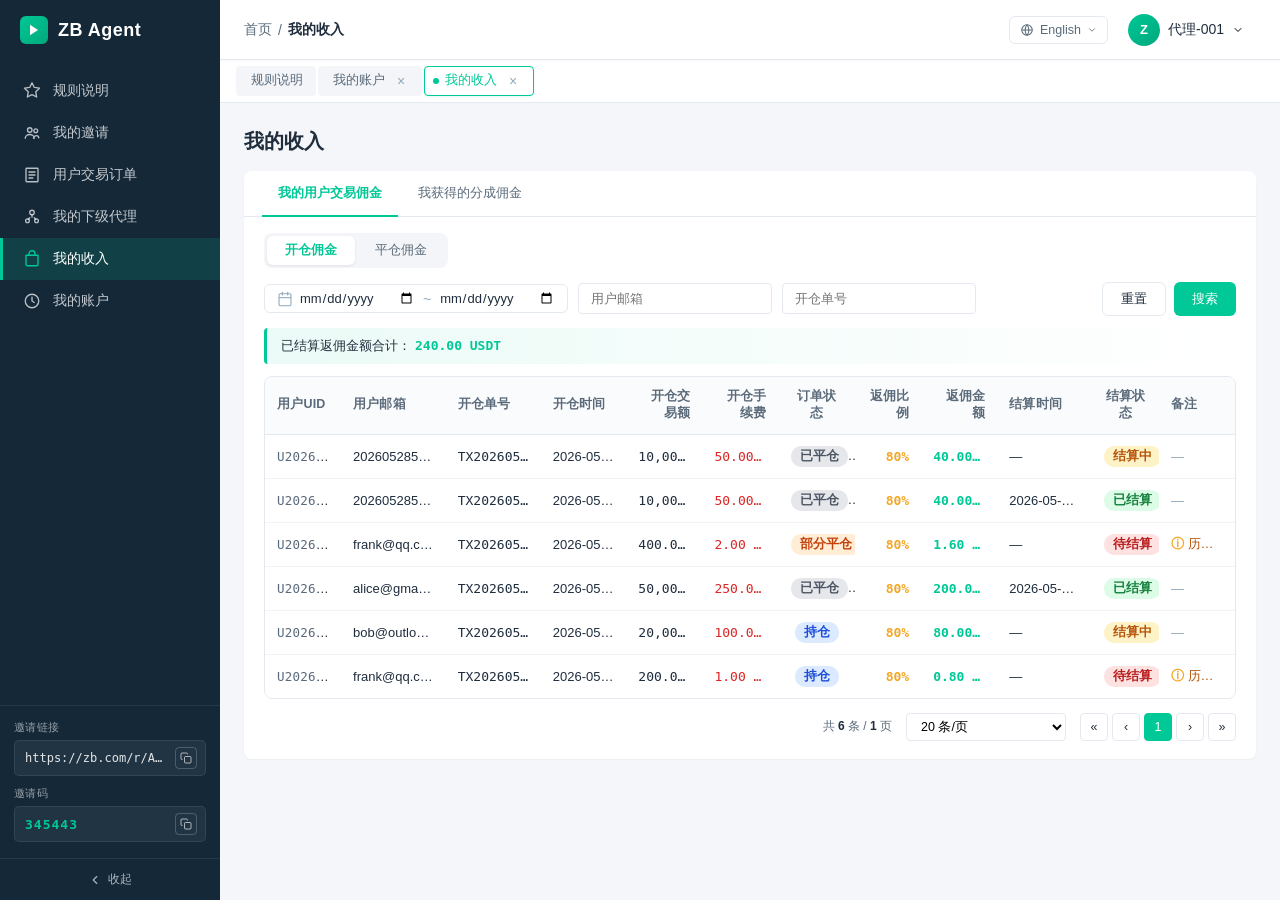
<file: income.html>
<!DOCTYPE html>
<html lang="zh-CN">
<head>
  <meta charset="UTF-8">
  <meta name="viewport" content="width=device-width, initial-scale=1.0">
  <meta http-equiv="Cache-Control" content="no-cache, no-store, must-revalidate">
  <meta http-equiv="Pragma" content="no-cache">
  <meta http-equiv="Expires" content="0">
  <title>我的收入</title>
  <link rel="stylesheet" href="assets/css/common.css?v=8">
</head>
<body data-title="我的收入">
  <div id="app"></div>
  <script src="assets/js/common.js?v=8"></script>
  <script>
    /* =================================================================
       我的收入 · 按需求文档实现
       Tab：
         L1：① 我的用户交易佣金   ② 我获得的分成佣金
         L2：仅 ①（不渲染 Tab 条）
       状态枚举：结算中 / 已结算
       ================================================================= */

    /* ============== 角色 ============== */
    function getRole() {
      try { return localStorage.getItem('zb_agent_role') || 'L1'; }
      catch (e) { return 'L1'; }
    }

    /* ============== Toast / 工具 ============== */
    function toast(msg, type) {
      const t = document.createElement('div');
      t.className = `toast toast-${type || 'success'}`;
      t.innerHTML = `<span class="toast-ico">${type === 'danger' ? '✕' : '✓'}</span>${msg}`;
      document.body.appendChild(t);
      requestAnimationFrame(() => t.classList.add('show'));
      setTimeout(() => { t.classList.remove('show'); setTimeout(() => t.remove(), 250); }, 2000);
    }
    function fmtUSDT(v) {
      return Number(v).toLocaleString('en-US', { minimumFractionDigits: 2, maximumFractionDigits: 2 }) + ' USDT';
    }
    // 含负数（手续费）的格式化
    function fmtUSDSigned(v) {
      const n = Number(v);
      const abs = Math.abs(n).toLocaleString('en-US', { minimumFractionDigits: 2, maximumFractionDigits: 2 });
      return (n < 0 ? '-' : '') + abs + ' USDT';
    }
    // 状态 tag：待结算 / 结算中 / 已结算
    function statusTag(status) {
      const map = {
        '待结算': 'st-wait',
        '结算中': 'st-pending',
        '已结算': 'st-settled',
      };
      return `<span class="st-tag ${map[status] || ''}">${status}</span>`;
    }
    // 订单状态 tag：持仓（蓝）/ 部分平仓（橙）/ 已平仓（灰）
    function orderStatusTag(status) {
      const map = {
        '持仓':     'os-holding',
        '部分平仓': 'os-partial',
        '已平仓':   'os-closed',
      };
      return `<span class="st-tag ${map[status] || ''}">${status || '—'}</span>`;
    }
    // 备注：待结算订单显示原因；其它状态显示 "—"
    // 简短文案展示在表格内，完整说明通过 title 在 hover 时显示
    // incomeType: 'rebate'（Tab ① 返佣）| 'share'（Tab ② 分成）
    function settleRemark(status, incomeType) {
      if (status === '待结算') {
        const incomeName = incomeType === 'share' ? '分成金额' : '返佣金额';
        const full = `历史用户当月累计开仓、平仓金额均 ≤ 2,000 USDT，${incomeName}进入「待结算」状态，暂不结算。`;
        return `<span class="remark-pending" title="${full}">历史用户当月累计开仓、平仓 ≤ 2,000 USDT</span>`;
      }
      return '<span class="muted">—</span>';
    }

    /* ============== Mock 数据 ============== */
    // Tab ①：我的用户交易佣金（按开仓 / 平仓拆分两个子表）
    //
    // 注：开仓表与平仓表列结构一致，仅"单号/时间/交易额/手续费"四列标签随方向变化
    //   平仓 (close) → 平仓单号 / 平仓时间 / 平仓交易额 / 平仓手续费
    //   开仓 (open ) → 开仓单号 / 开仓时间 / 开仓交易额 / 开仓手续费

    // ① 平仓佣金（历史已有数据）
    // 新增字段：openNo（关联的开仓单号；多条平仓由同一开仓订单分批触发时，openNo 相同）
    const COMM_DATA_CLOSE = [
      { uid: 'U2026005', email: '202605285@qq.com',   openNo: 'TX20260518021', orderNo: 'TX20260518023', orderTime: '2026-05-31 15:34:10', orderAmt: 10000, fee: -100, rebateRate: 80, rebateAmt: 80,  settleTime: '—',                  status: '结算中' },
      { uid: 'U2026005', email: '202605285@qq.com',   openNo: 'TX20260518022', orderNo: 'TX20260518024', orderTime: '2026-05-31 15:34:10', orderAmt: 10000, fee: -100, rebateRate: 80, rebateAmt: 80,  settleTime: '2026-05-31 16:34:10', status: '已结算' },
      // 历史用户单笔小额平仓：触发"待结算"规则（当月累计开仓、平仓金额均 ≤ 2,000 USDT）
      { uid: 'U2026107', email: 'frank@qq.com',    openNo: 'TX20260528015', orderNo: 'TX20260530011', orderTime: '2026-05-30 09:21:00', orderAmt: 400,   fee: -4,   rebateRate: 80, rebateAmt: 3.2, settleTime: '—',                  status: '待结算' },
      { uid: 'U2026101', email: 'alice@gmail.com', openNo: 'TX20260516022', orderNo: 'TX20260517019', orderTime: '2026-05-17 12:30:00', orderAmt: 50000, fee: -500, rebateRate: 80, rebateAmt: 400, settleTime: '2026-05-18 00:00:10', status: '已结算' },
      { uid: 'U2026102', email: 'bob@outlook.com', openNo: 'TX20260514099', orderNo: 'TX20260515008', orderTime: '2026-05-15 21:10:00', orderAmt: 20000, fee: -200, rebateRate: 80, rebateAmt: 160, settleTime: '—',                  status: '结算中' },
      // 另一条历史用户的待结算
      { uid: 'U2026107', email: 'frank@qq.com',    openNo: 'TX20260511039', orderNo: 'TX20260512007', orderTime: '2026-05-12 16:08:00', orderAmt: 200,   fee: -2,   rebateRate: 80, rebateAmt: 1.6, settleTime: '—',                  status: '待结算' },
    ];

    // ① 开仓佣金（与平仓表对应：同一用户的开仓订单，开仓时间略早于平仓）
    // 新增字段：orderStatus（订单状态：持仓 / 部分平仓 / 已平仓）
    const COMM_DATA_OPEN = [
      { uid: 'U2026005', email: '202605285@qq.com',   orderNo: 'TX20260518021', orderTime: '2026-05-29 10:12:30', orderAmt: 10000, fee: -50, orderStatus: '已平仓',   rebateRate: 80, rebateAmt: 40,  settleTime: '—',                  status: '结算中' },
      { uid: 'U2026005', email: '202605285@qq.com',   orderNo: 'TX20260518022', orderTime: '2026-05-29 10:18:45', orderAmt: 10000, fee: -50, orderStatus: '已平仓',   rebateRate: 80, rebateAmt: 40,  settleTime: '2026-05-31 16:34:10', status: '已结算' },
      // 历史用户单笔小额开仓：当月累计开仓亦较小，触发"待结算"
      { uid: 'U2026107', email: 'frank@qq.com',    orderNo: 'TX20260528015', orderTime: '2026-05-28 14:55:00', orderAmt: 400,   fee: -2,   orderStatus: '部分平仓', rebateRate: 80, rebateAmt: 1.6, settleTime: '—',                  status: '待结算' },
      { uid: 'U2026101', email: 'alice@gmail.com', orderNo: 'TX20260516022', orderTime: '2026-05-16 09:40:18', orderAmt: 50000, fee: -250, orderStatus: '已平仓',   rebateRate: 80, rebateAmt: 200, settleTime: '2026-05-18 00:00:10', status: '已结算' },
      { uid: 'U2026102', email: 'bob@outlook.com', orderNo: 'TX20260514099', orderTime: '2026-05-14 18:22:30', orderAmt: 20000, fee: -100, orderStatus: '持仓',     rebateRate: 80, rebateAmt: 80,  settleTime: '—',                  status: '结算中' },
      { uid: 'U2026107', email: 'frank@qq.com',    orderNo: 'TX20260511039', orderTime: '2026-05-11 11:30:00', orderAmt: 200,   fee: -1,   orderStatus: '持仓',     rebateRate: 80, rebateAmt: 0.8, settleTime: '—',                  status: '待结算' },
    ];

    // Tab ②：我获得的分成佣金（按开仓 / 平仓拆分两个子表）

    // ② 平仓分成（历史已有数据）
    // 新增字段：openNo（关联的开仓单号）
    const SHARE_DATA_CLOSE = [
      { uid: 'U2026282', email: '202605282@qq.com',   agentEmail: '202605285@qq.com', openNo: 'TX20260518021', orderNo: 'TX20260518023', orderTime: '2026-05-31 15:34:10', orderAmt: 10000, fee: -100, orderComm: 80, shareRate: 30, myShare: 24,  settleTime: '—',                  status: '结算中' },
      { uid: 'U2026282', email: '202605282@qq.com',   agentEmail: '202605285@qq.com', openNo: 'TX20260518022', orderNo: 'TX20260518024', orderTime: '2026-05-31 15:34:10', orderAmt: 10000, fee: -100, orderComm: 80, shareRate: 30, myShare: 24,  settleTime: '2026-05-31 16:34:10', status: '已结算' },
      { uid: 'U2026107', email: 'frank@qq.com',    agentEmail: 'sub@gmail.com', openNo: 'TX20260528015', orderNo: 'TX20260529008', orderTime: '2026-05-29 14:20:00', orderAmt: 500,   fee: -5,   orderComm: 4,  shareRate: 50, myShare: 2,   settleTime: '—',                  status: '待结算' },
      { uid: 'U2026104', email: 'helen@gmail.com', agentEmail: 'sub@gmail.com', openNo: 'TX20260516011', orderNo: 'TX20260517005', orderTime: '2026-05-17 11:30:00', orderAmt: 5000,  fee: -50,  orderComm: 40, shareRate: 70, myShare: 28,  settleTime: '2026-05-18 00:00:10', status: '已结算' },
    ];

    // ② 开仓分成（与平仓分成对应）
    // 新增字段：orderStatus（订单状态：持仓 / 部分平仓 / 已平仓）
    const SHARE_DATA_OPEN = [
      { uid: 'U2026282', email: '202605282@qq.com',   agentEmail: '202605285@qq.com', orderNo: 'TX20260518021', orderTime: '2026-05-29 10:12:30', orderAmt: 10000, fee: -50, orderStatus: '已平仓',   orderComm: 40, shareRate: 30, myShare: 12,  settleTime: '—',                  status: '结算中' },
      { uid: 'U2026282', email: '202605282@qq.com',   agentEmail: '202605285@qq.com', orderNo: 'TX20260518022', orderTime: '2026-05-29 10:18:45', orderAmt: 10000, fee: -50, orderStatus: '已平仓',   orderComm: 40, shareRate: 30, myShare: 12,  settleTime: '2026-05-31 16:34:10', status: '已结算' },
      { uid: 'U2026107', email: 'frank@qq.com',    agentEmail: 'sub@gmail.com', orderNo: 'TX20260528015', orderTime: '2026-05-28 14:55:00', orderAmt: 500,   fee: -2,   orderStatus: '部分平仓', orderComm: 1.6, shareRate: 50, myShare: 0.8, settleTime: '—',                  status: '待结算' },
      { uid: 'U2026104', email: 'helen@gmail.com', agentEmail: 'sub@gmail.com', orderNo: 'TX20260516011', orderTime: '2026-05-16 08:45:20', orderAmt: 5000,  fee: -25,  orderStatus: '持仓',     orderComm: 20, shareRate: 70, myShare: 14,  settleTime: '2026-05-18 00:00:10', status: '已结算' },
    ];

    /* ============== 子 Tab 方向 → 字段标签映射 ============== */
    // direction: 'open'（开仓）| 'close'（平仓）
    function dirLabels(direction) {
      return direction === 'open'
        ? { orderNo: '开仓单号', time: '开仓时间', amt: '开仓交易额', fee: '开仓手续费', timeTip: '开仓时间' }
        : { orderNo: '平仓单号', time: '平仓时间', amt: '平仓交易额', fee: '平仓手续费', timeTip: '平仓时间' };
    }

    /* ============== 通用：日期范围 + 筛选按钮 ============== */
    function dateRangeWrap(direction) {
      const tip = dirLabels(direction).timeTip;
      return `
        <div class="date-input-wrap">
          <svg class="date-ico" viewBox="0 0 24 24" width="16" height="16" fill="none">
            <rect x="3" y="4" width="18" height="18" rx="2" stroke="currentColor" stroke-width="1.6"/>
            <line x1="16" y1="2" x2="16" y2="6" stroke="currentColor" stroke-width="1.6" stroke-linecap="round"/>
            <line x1="8" y1="2" x2="8" y2="6" stroke="currentColor" stroke-width="1.6" stroke-linecap="round"/>
            <line x1="3" y1="10" x2="21" y2="10" stroke="currentColor" stroke-width="1.6"/>
          </svg>
          <input type="date" class="dt-input" title="${tip} 起" />
          <span class="dt-sep">~</span>
          <input type="date" class="dt-input" title="${tip} 止" />
        </div>
      `;
    }
    function filterActions() {
      return `
        <div class="filter-actions">
          <button class="btn-reset" data-act="reset">重置</button>
          <button class="btn-query" data-act="search">搜索</button>
        </div>
      `;
    }

    /* ============== 子 Tab Bar 渲染 ============== */
    // groupKey: 'comm' | 'share'，对应顶层 Tab
    function renderSubTabs(groupKey, activeDir) {
      const isComm = groupKey === 'comm';
      const openLabel  = isComm ? '开仓佣金' : '开仓分成';
      const closeLabel = isComm ? '平仓佣金' : '平仓分成';
      return `
        <div class="inv-subtabs">
          <button class="inv-subtab ${activeDir === 'open'  ? 'active' : ''}"
                  data-subtab="${groupKey}-open">${openLabel}</button>
          <button class="inv-subtab ${activeDir === 'close' ? 'active' : ''}"
                  data-subtab="${groupKey}-close">${closeLabel}</button>
        </div>
      `;
    }

    /* ============== Tab ①：我的用户交易佣金（按 direction 渲染） ============== */
    function renderCommTab(direction) {
      const data = direction === 'open' ? COMM_DATA_OPEN : COMM_DATA_CLOSE;
      const L = dirLabels(direction);
      // 已结算返佣金额合计
      const total = data.filter(r => r.status === '已结算').reduce((s, r) => s + r.rebateAmt, 0);
      return `
        ${renderSubTabs('comm', direction)}

        <div class="filter-row">
          ${dateRangeWrap(direction)}
          <input type="text" class="form-input filter-input" placeholder="用户邮箱" />
          <input type="text" class="form-input filter-input" placeholder="${L.orderNo}" />
          ${filterActions()}
        </div>

        <div class="sum-row">已结算返佣金额合计：<b class="sum-num">${fmtUSDT(total)}</b></div>

        <div class="table-wrap">
          <table class="data-table biz-table">
            <colgroup>
              <col style="width:8%">
              <col style="width:11%">
              ${direction === 'close' ? '<col style="width:10%">' : ''}
              <col style="width:10%">
              <col style="width:9%">
              <col style="width:8%">
              <col style="width:8%">
              ${direction === 'open' ? '<col style="width:8%">' : ''}
              <col style="width:7%">
              <col style="width:8%">
              <col style="width:10%">
              <col style="width:7%">
              <col style="width:8%">
            </colgroup>
            <thead>
              <tr>
                <th>用户UID</th>
                <th>用户邮箱</th>
                ${direction === 'close' ? '<th>开仓单号</th>' : ''}
                <th>${L.orderNo}</th>
                <th>${L.time}</th>
                <th class="text-right">${L.amt}</th>
                <th class="text-right">${L.fee}</th>
                ${direction === 'open' ? '<th class="text-center">订单状态</th>' : ''}
                <th class="text-right">返佣比例</th>
                <th class="text-right">返佣金额</th>
                <th>结算时间</th>
                <th class="text-center">结算状态</th>
                <th>备注</th>
              </tr>
            </thead>
            <tbody>
              ${data.length ? data.map((r) => `
                <tr>
                  <td><span class="uid-text">${r.uid}</span></td>
                  <td><span class="link-text">${r.email}</span></td>
                  ${direction === 'close' ? `<td class="mono">${r.openNo}</td>` : ''}
                  <td class="mono">${r.orderNo}</td>
                  <td class="muted">${r.orderTime}</td>
                  <td class="text-right num">${fmtUSDT(r.orderAmt)}</td>
                  <td class="text-right num fee">${fmtUSDT(Math.abs(r.fee))}</td>
                  ${direction === 'open' ? `<td class="text-center">${orderStatusTag(r.orderStatus)}</td>` : ''}
                  <td class="text-right num rate-num">${r.rebateRate}%</td>
                  <td class="text-right num strong">${fmtUSDT(r.rebateAmt)}</td>
                  <td class="muted">${r.settleTime}</td>
                  <td class="text-center">${statusTag(r.status)}</td>
                  <td class="remark-cell">${settleRemark(r.status, 'rebate')}</td>
                </tr>
              `).join('') : emptyRow(12)}
            </tbody>
          </table>
        </div>
        ${pagination(data.length)}
      `;
    }

    /* ============== Tab ②：我获得的分成佣金（按 direction 渲染） ============== */
    function renderShareTab(direction) {
      const data = direction === 'open' ? SHARE_DATA_OPEN : SHARE_DATA_CLOSE;
      const L = dirLabels(direction);
      const total = data.filter(r => r.status === '已结算').reduce((s, r) => s + r.myShare, 0);
      return `
        ${renderSubTabs('share', direction)}

        <div class="filter-row">
          ${dateRangeWrap(direction)}
          <input type="text" class="form-input filter-input" placeholder="用户邮箱" />
          <input type="text" class="form-input filter-input" placeholder="代理邮箱" />
          <input type="text" class="form-input filter-input" placeholder="${L.orderNo}" />
          ${filterActions()}
        </div>

        <div class="sum-row">已结算分成金额合计：<b class="sum-num">${fmtUSDT(total)}</b></div>

        <div class="table-wrap">
          <table class="data-table biz-table">
            <colgroup>
              <col style="width:6%">
              <col style="width:9%">
              <col style="width:9%">
              ${direction === 'close' ? '<col style="width:8%">' : ''}
              <col style="width:8%">
              <col style="width:9%">
              <col style="width:7%">
              <col style="width:7%">
              ${direction === 'open' ? '<col style="width:7%">' : ''}
              <col style="width:7%">
              <col style="width:8%">
              <col style="width:7%">
              <col style="width:9%">
              <col style="width:6%">
              <col style="width:6%">
            </colgroup>
            <thead>
              <tr>
                <th>用户UID</th>
                <th>用户邮箱</th>
                <th>代理邮箱</th>
                ${direction === 'close' ? '<th>开仓单号</th>' : ''}
                <th>${L.orderNo}</th>
                <th>${L.time}</th>
                <th class="text-right">${L.amt}</th>
                <th class="text-right">${L.fee}</th>
                ${direction === 'open' ? '<th class="text-center">订单状态</th>' : ''}
                <th class="text-right">订单佣金</th>
                <th class="text-right">我给代理设置的分成比例</th>
                <th class="text-right">分成金额</th>
                <th>结算时间</th>
                <th class="text-center">结算状态</th>
                <th>备注</th>
              </tr>
            </thead>
            <tbody>
              ${data.length ? data.map((r) => `
                <tr>
                  <td><span class="uid-text">${r.uid}</span></td>
                  <td><span class="link-text">${r.email}</span></td>
                  <td><span class="agent-tag">${r.agentEmail}</span></td>
                  ${direction === 'close' ? `<td class="mono">${r.openNo}</td>` : ''}
                  <td class="mono">${r.orderNo}</td>
                  <td class="muted">${r.orderTime}</td>
                  <td class="text-right num">${fmtUSDT(r.orderAmt)}</td>
                  <td class="text-right num fee">${fmtUSDT(Math.abs(r.fee))}</td>
                  ${direction === 'open' ? `<td class="text-center">${orderStatusTag(r.orderStatus)}</td>` : ''}
                  <td class="text-right num">${fmtUSDT(r.orderComm)}</td>
                  <td class="text-right num rate-num">${r.shareRate}%</td>
                  <td class="text-right num strong">${fmtUSDT(r.myShare)}</td>
                  <td class="muted">${r.settleTime}</td>
                  <td class="text-center">${statusTag(r.status)}</td>
                  <td class="remark-cell">${settleRemark(r.status, 'share')}</td>
                </tr>
              `).join('') : emptyRow(14)}
            </tbody>
          </table>
        </div>
        ${pagination(data.length)}
      `;
    }

    /* ============== 空态行 + 分页 ============== */
    function emptyRow(cols) {
      return `
        <tr class="empty-row">
          <td colspan="${cols}">
            <div class="empty-cell">
              <svg viewBox="0 0 64 64" width="48" height="48" class="empty-svg">
                <rect x="8" y="14" width="48" height="38" rx="4" fill="#f1f5f9" stroke="#cbd5e1" stroke-width="1.5"/>
                <line x1="8" y1="24" x2="56" y2="24" stroke="#cbd5e1" stroke-width="1.5"/>
                <circle cx="14" cy="19" r="1.4" fill="#cbd5e1"/>
                <circle cx="18" cy="19" r="1.4" fill="#cbd5e1"/>
                <circle cx="22" cy="19" r="1.4" fill="#cbd5e1"/>
                <line x1="16" y1="36" x2="48" y2="36" stroke="#e2e8f0" stroke-width="2" stroke-linecap="round"/>
                <line x1="16" y1="42" x2="40" y2="42" stroke="#e2e8f0" stroke-width="2" stroke-linecap="round"/>
              </svg>
              <span>暂无资料</span>
            </div>
          </td>
        </tr>
      `;
    }
    function pagination(total) {
      const totalPages = Math.max(1, Math.ceil(total / 20));
      return `
        <div class="pagination">
          <span class="page-info">共 <b>${total}</b> 条 / <b>${totalPages}</b> 页</span>
          <div class="page-size">
            <select class="form-select page-size-sel">
              <option>10 条/页</option>
              <option selected>20 条/页</option>
              <option>50 条/页</option>
              <option>100 条/页</option>
            </select>
          </div>
          <div class="page-btns">
            <button class="page-btn" data-page="first" title="首页">«</button>
            <button class="page-btn" data-page="prev"  title="上一页">‹</button>
            <button class="page-btn active">1</button>
            <button class="page-btn" data-page="next"  title="下一页">›</button>
            <button class="page-btn" data-page="last"  title="末页">»</button>
          </div>
        </div>
      `;
    }

    /* ============== 主框架 ============== */
    const PAGE_CONTENT = (function () {
      // L1 + L2 都有下级代理 → 都能拿到分成佣金（2 Tab）
      // L3 是最底层 → 只有用户交易佣金（1 Tab）
      const role = getRole();
      const showFullTabs = role === 'L1' || role === 'L2';
      const tabBar = showFullTabs ? `
        <div class="inv-tabs">
          <button class="inv-tab active" data-tab="comm">我的用户交易佣金</button>
          <button class="inv-tab" data-tab="share">我获得的分成佣金</button>
        </div>
      ` : '';

      return `
        <div class="page-header">
          <h1 class="page-title">我的收入</h1>
        </div>

        <div class="card sec-card">
          ${tabBar}
          <div class="inv-pane" id="incPane"></div>
        </div>
      `;
    })();

    /* ============== 顶层 Tab + 子 Tab 状态 ============== */
    let currentTab = 'comm';
    // 每个顶层 Tab 单独记忆自己的子 Tab 方向，默认都打开 "开仓"
    const SUB_DIR = { comm: 'open', share: 'open' };

    // 顶层 Tab 切换
    function switchTab(tab) {
      currentTab = tab;
      document.querySelectorAll('.inv-tab').forEach((b) => {
        b.classList.toggle('active', b.dataset.tab === tab);
      });
      renderActivePane();
    }

    // 子 Tab 切换（open / close）
    function switchSubTab(groupKey, direction) {
      SUB_DIR[groupKey] = direction;
      // 仅当该 groupKey 等于当前顶层 Tab 时才需重渲染
      if (currentTab === groupKey) renderActivePane();
    }

    // 渲染当前激活的顶层 Tab 内容（含子 Tab 状态）
    function renderActivePane() {
      const el = document.getElementById('incPane');
      el.innerHTML = currentTab === 'share'
        ? renderShareTab(SUB_DIR.share)
        : renderCommTab(SUB_DIR.comm);
      bindPaneActions();
    }

    function bindPaneActions() {
      // 重置 / 搜索
      document.querySelectorAll('[data-act]').forEach((b) => {
        b.addEventListener('click', () => {
          const act = b.dataset.act;
          if (act === 'reset') {
            document.querySelectorAll('#incPane input, #incPane select').forEach((el) => { el.value = ''; });
            toast('已重置筛选', 'success');
          } else if (act === 'search') {
            toast('已搜索', 'success');
          }
        });
      });
      // 子 Tab 切换（数据形如 "comm-open" / "share-close"）
      document.querySelectorAll('.inv-subtab').forEach((b) => {
        b.addEventListener('click', () => {
          const [group, dir] = b.dataset.subtab.split('-');
          switchSubTab(group, dir);
        });
      });
      // 分页（占位）
      document.querySelectorAll('.page-btn').forEach((b) => {
        b.addEventListener('click', () => {
          if (b.classList.contains('active')) return;
          toast('翻页（占位）', 'success');
        });
      });
    }

    window.onPageReady = function () {
      document.querySelectorAll('.inv-tab').forEach((b) => {
        b.addEventListener('click', () => switchTab(b.dataset.tab));
      });
      switchTab('comm');
    };

    initLayout(PAGE_CONTENT);
  </script>

  <style>
    /* —— Tab —— */
    .sec-card { padding: 0; }
    .inv-tabs {
      display: flex; gap: 4px;
      padding: 0 18px;
      border-bottom: 1px solid var(--color-border);
    }
    .inv-tab {
      padding: 13px 16px;
      font-size: var(--fs-body);
      color: var(--color-text-secondary);
      background: transparent; border: none;
      border-bottom: 2px solid transparent;
      cursor: pointer;
      transition: all 0.15s;
      margin-bottom: -1px;
      font-family: inherit;
    }
    .inv-tab:hover { color: var(--color-primary); }
    .inv-tab.active {
      color: var(--color-primary); font-weight: var(--fw-semibold);
      border-bottom-color: var(--color-primary);
    }
    .inv-pane { padding: 16px 20px 18px; }

    /* —— 子 Tab：分段控件风格，与主 Tab 视觉区分（次级 / 内嵌） —— */
    .inv-subtabs {
      display: inline-flex;
      background: #f3f5f8;
      border-radius: 8px;
      padding: 3px;
      gap: 2px;
      margin-bottom: 14px;
    }
    .inv-subtab {
      padding: 6px 18px;
      font-size: var(--fs-body-sm);
      color: var(--color-text-secondary);
      background: transparent;
      border: none;
      border-radius: 6px;
      cursor: pointer;
      transition: all 0.15s;
      font-family: inherit;
      font-weight: var(--fw-medium);
    }
    .inv-subtab:hover { color: var(--color-text); }
    .inv-subtab.active {
      background: #fff;
      color: var(--color-primary);
      font-weight: var(--fw-semibold);
      box-shadow: 0 1px 3px rgba(0,0,0,0.08);
    }

    /* —— 筛选 —— */
    .filter-row {
      display: flex; align-items: center; gap: 10px;
      flex-wrap: wrap; margin-bottom: 12px;
    }
    .filter-input { min-width: 160px; max-width: 200px; }
    .filter-actions { margin-left: auto; display: flex; gap: 8px; }

    .date-input-wrap {
      display: flex; align-items: center; gap: 6px;
      padding: 5px 12px;
      border: 1px solid var(--color-border);
      border-radius: 6px; background: #fff;
    }
    .date-input-wrap:focus-within { border-color: var(--color-primary); }
    .date-ico { color: var(--color-text-muted); }
    .dt-input {
      border: none; outline: none;
      font-size: var(--fs-body); color: var(--color-text);
      background: transparent; width: 116px; font-family: inherit;
    }
    .dt-sep { color: var(--color-text-muted); padding: 0 2px; }

    .btn-query, .btn-reset {
      padding: 7px 18px; font-size: var(--fs-body); border-radius: 6px;
      cursor: pointer; border: none; transition: all 0.15s; font-family: inherit;
    }
    .btn-query { color: #fff; background: var(--color-primary); }
    .btn-query:hover { background: var(--color-primary-hover); }
    .btn-reset { color: var(--color-text); background: #fff; border: 1px solid var(--color-border); }
    .btn-reset:hover { border-color: var(--color-primary); color: var(--color-primary); }

    /* —— 合计行 —— */
    .sum-row {
      padding: 9px 14px;
      background: linear-gradient(90deg, rgba(0,200,150,0.08) 0%, rgba(0,200,150,0) 100%);
      border-left: 3px solid var(--color-primary);
      border-radius: 4px;
      margin-bottom: 12px;
      font-size: var(--fs-body);
      color: var(--color-text);
    }
    .sum-num {
      color: var(--color-primary);
      font-weight: var(--fw-bold);
      font-size: var(--fs-h3);
      font-family: ui-monospace, monospace;
      margin-left: 4px;
    }

    /* —— 表 —— */
    .biz-table {
      table-layout: fixed;
      width: 100%;
    }
    .biz-table th, .biz-table td {
      vertical-align: middle;
      white-space: nowrap;
      overflow: hidden;
      text-overflow: ellipsis;
      padding: 11px 12px;
    }
    .muted { color: var(--color-text-muted); }
    .strong { font-weight: var(--fw-semibold); color: var(--color-text); }
    .mono {
      font-family: ui-monospace, 'SF Mono', Consolas, monospace;
      color: var(--color-text);
      font-size: var(--fs-body-sm);
    }
    .num {
      font-family: ui-monospace, 'SF Mono', Consolas, monospace;
      color: var(--color-text);
    }
    .num.strong { color: var(--color-primary); }
    .num.fee { color: #dc2626; }
    .num.rate-num { color: var(--color-warning); font-weight: var(--fw-semibold); }
    .link-text { color: var(--color-text); font-weight: var(--fw-medium); }
    .uid-text {
      font-family: var(--font-mono, Menlo, Consolas, monospace);
      font-size: 12.5px;
      color: var(--color-text-secondary);
      letter-spacing: 0.2px;
    }

    /* 代理 tag */
    .agent-tag {
      display: inline-block; padding: 2px 8px;
      background: rgba(58,161,255,0.08);
      color: #3aa1ff; border-radius: 3px;
      font-size: var(--fs-body-sm);
      font-family: ui-monospace, monospace;
    }

    /* 结算状态：待结算 / 结算中 / 已结算 */
    .st-tag {
      display: inline-block;
      padding: 2px 9px;
      border-radius: 10px;
      font-size: var(--fs-body-sm);
      font-weight: var(--fw-semibold);
    }
    .st-wait    { background: #fee2e2; color: #b91c1c; }
    .st-pending { background: #fef3c7; color: #b45309; }
    .st-settled { background: #dcfce7; color: #15803d; }

    /* 订单状态：持仓（蓝）/ 部分平仓（橙）/ 已平仓（灰） */
    .os-holding { background: #dbeafe; color: #1d4ed8; }
    .os-partial { background: #ffedd5; color: #c2410c; }
    .os-closed  { background: #e5e7eb; color: #4b5563; }

    /* —— 备注列 —— */
    /* 待结算订单的备注：橙色文字 + 截断显示，hover 完整 title 提示 */
    .remark-cell {
      font-size: var(--fs-meta);
      color: var(--color-text-muted);
    }
    .remark-pending {
      display: inline-block;
      max-width: 100%;
      color: #b45309;
      cursor: help;
      overflow: hidden;
      text-overflow: ellipsis;
      white-space: nowrap;
      vertical-align: bottom;
    }
    .remark-pending::before {
      content: "ⓘ ";
      color: var(--color-warning);
      font-weight: bold;
    }

    /* 表头允许换行：防止"我给代理设置的分成比例"等长标题被截断 */
    .biz-table th {
      white-space: normal;
      line-height: 1.4;
      word-break: keep-all;
      overflow-wrap: break-word;
    }

    /* 空态行 */
    .empty-row td { padding: 0; border-bottom: none; }
    .empty-cell {
      display: flex; flex-direction: column;
      align-items: center; justify-content: center;
      gap: 10px;
      padding: 56px 20px;
      color: var(--color-text-muted);
      font-size: var(--fs-meta);
    }
    .empty-svg { opacity: 0.7; }

    /* 分页 */
    .pagination {
      display: flex; align-items: center; justify-content: flex-end;
      gap: 14px; margin-top: 14px;
    }
    .page-info { font-size: var(--fs-meta); color: var(--color-text-secondary); }
    .page-info b { color: var(--color-text); }
    .page-size-sel {
      padding: 5px 24px 5px 10px;
      font-size: var(--fs-body-sm);
      border-radius: 4px;
      border: 1px solid var(--color-border);
      background: #fff; cursor: pointer; font-family: inherit;
    }
    .page-btns { display: flex; gap: 4px; }
    .page-btn {
      min-width: 28px; height: 28px;
      padding: 0 8px;
      border: 1px solid var(--color-border);
      background: #fff; color: var(--color-text);
      cursor: pointer; border-radius: 4px;
      font-size: var(--fs-body-sm);
      transition: all 0.15s; font-family: inherit;
    }
    .page-btn:hover { border-color: var(--color-primary); color: var(--color-primary); }
    .page-btn.active {
      background: var(--color-primary);
      border-color: var(--color-primary);
      color: #fff; cursor: default;
    }
  </style>
</body>
</html>
</file>
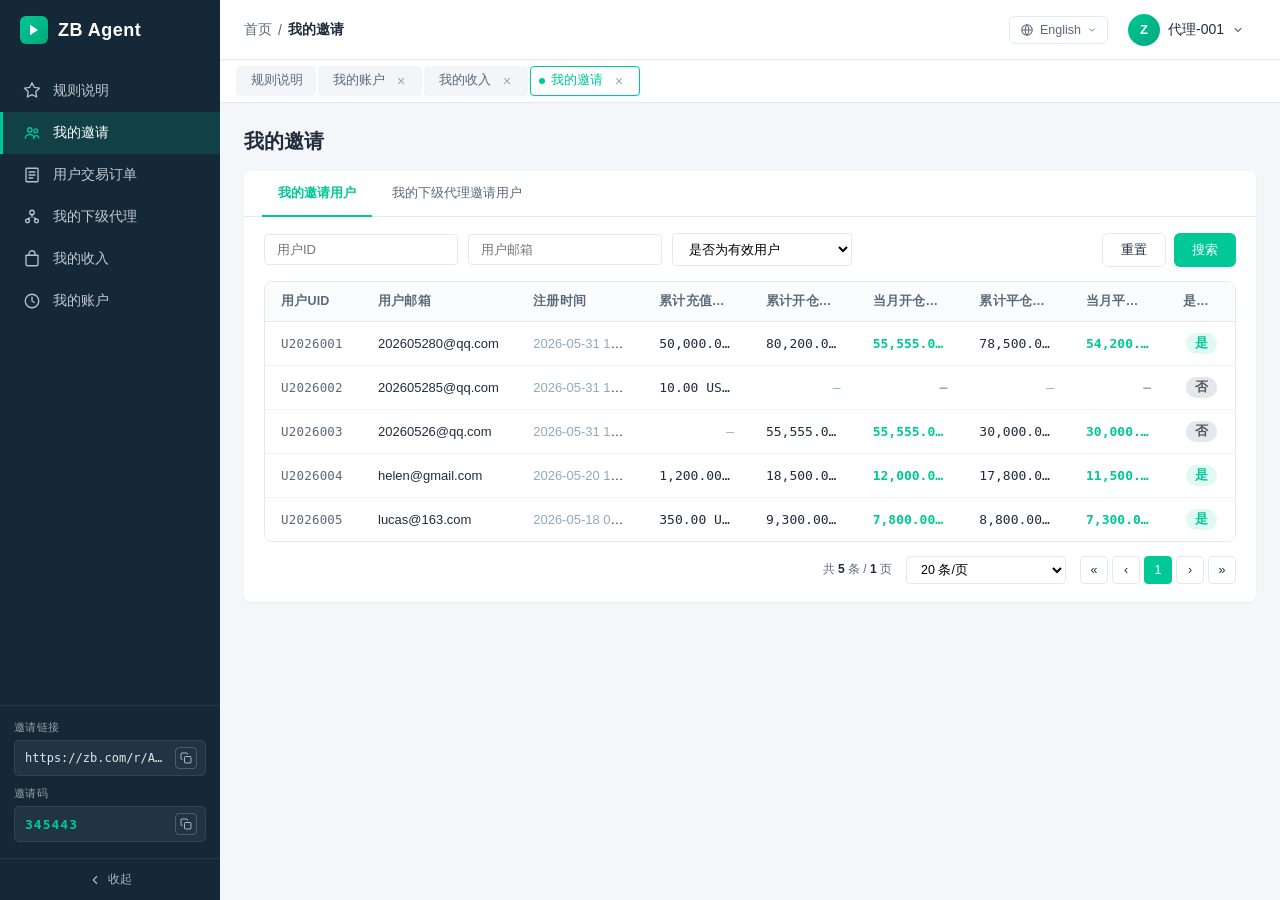
<file: invited-users.html>
<!DOCTYPE html>
<html lang="zh-CN">
<head>
  <meta charset="UTF-8">
  <meta name="viewport" content="width=device-width, initial-scale=1.0">
  <meta http-equiv="Cache-Control" content="no-cache, no-store, must-revalidate">
  <meta http-equiv="Pragma" content="no-cache">
  <meta http-equiv="Expires" content="0">
  <title>我的邀请</title>
  <link rel="stylesheet" href="assets/css/common.css?v=8">
</head>
<body data-title="我的邀请">
  <div id="app"></div>
  <script src="assets/js/common.js?v=8"></script>
  <script>
    /* =================================================================
       我的邀请 · 按需求文档实现
       Tab 结构：
         L1（一级代理）：3 个 Tab
           ① 我的邀请用户         （L1 / L2 都有）
           ② 我的有效邀请用户     （仅 L1）
           ③ 我的下级代理邀请用户 （仅 L1）
         L2（二级代理）：仅 ① 一个 Tab（不渲染 Tab 条）
       ================================================================= */

    /* ============== 角色读取 ============== */
    function getRole() {
      try { return localStorage.getItem('zb_agent_role') || 'L1'; }
      catch (e) { return 'L1'; }
    }

    /* ============== Toast / 工具 ============== */
    function toast(msg, type) {
      const t = document.createElement('div');
      t.className = `toast toast-${type || 'success'}`;
      t.innerHTML = `<span class="toast-ico">${type === 'danger' ? '✕' : '✓'}</span>${msg}`;
      document.body.appendChild(t);
      requestAnimationFrame(() => t.classList.add('show'));
      setTimeout(() => { t.classList.remove('show'); setTimeout(() => t.remove(), 250); }, 2000);
    }
    function fmtUSDT(v) {
      return Number(v).toLocaleString('en-US', { minimumFractionDigits: 2, maximumFractionDigits: 2 }) + ' USDT';
    }

    /* ============== Mock 数据 ============== */
    // ① 我的邀请用户：直接邀请的用户+代理（L1/L2 都看得到）
    // cumulativeDeposit:     累计充值金额（用于"是否有效"判定：≥ 20 USDT）
    // cumulativeOpenVolume:  累计开仓交易额（用户从注册到现在的总开仓量）
    // monthOpenVolume:       当月开仓交易额（用于"是否有效"判定：> 5,000 USDT）
    // isValid:               是否有效（累计充值 ≥ 20 USDT 且 当月开仓交易额 > 5,000 USDT）
    const MY_USERS = [
      { uid: 'U2026001', email: '202605280@qq.com',   registerTime: '2026-05-31 15:34:10', cumulativeDeposit: 50000, cumulativeOpenVolume: 80200, monthOpenVolume: 55555, cumulativeCloseVolume: 78500, monthCloseVolume: 54200, isValid: true  },
      { uid: 'U2026002', email: '202605285@qq.com',   registerTime: '2026-05-31 15:34:10', cumulativeDeposit: 10,    cumulativeOpenVolume: 0,     monthOpenVolume: 0,     cumulativeCloseVolume: 0,     monthCloseVolume: 0,     isValid: false },
      { uid: 'U2026003', email: '20260526@qq.com',    registerTime: '2026-05-31 15:34:10', cumulativeDeposit: 0,     cumulativeOpenVolume: 55555, monthOpenVolume: 55555, cumulativeCloseVolume: 30000, monthCloseVolume: 30000, isValid: false },
      { uid: 'U2026004', email: 'helen@gmail.com', registerTime: '2026-05-20 11:23:00', cumulativeDeposit: 1200,  cumulativeOpenVolume: 18500, monthOpenVolume: 12000, cumulativeCloseVolume: 17800, monthCloseVolume: 11500, isValid: true  },
      { uid: 'U2026005', email: 'lucas@163.com',   registerTime: '2026-05-18 08:55:00', cumulativeDeposit: 350,   cumulativeOpenVolume: 9300,  monthOpenVolume: 7800,  cumulativeCloseVolume: 8800,  monthCloseVolume: 7300,  isValid: true  },
    ];

    // ② 我的有效邀请用户（L1）：当月有效 / 历史有效
    const VALID_USERS = [
      { uid: 'V2026001', email: '202605280@qq.com', registerTime: '2026-05-31 15:34:10', firstDepositTime: '2026-05-31 15:34:10', firstDepositAmt: 47777, monthOpenVolume: 55555, validType: '当月有效' },
      { uid: 'V2026002', email: '20260526@qq.com',  registerTime: '2026-04-20 15:34:10', firstDepositTime: '2026-04-21 15:34:10', firstDepositAmt: 47,    monthOpenVolume: 55555, validType: '历史有效' },
      { uid: 'V2026003', email: '202604121@qq.com', registerTime: '2026-04-05 12:30:00', firstDepositTime: '2026-04-06 14:00:00', firstDepositAmt: 80,    monthOpenVolume: 6000,  validType: '当月有效' },
    ];

    // ③ 我的下级代理邀请用户（L1）
    const SUB_AGENT_USERS = [
      { uid: 'U2026283', email: '202605283@qq.com',   agentEmail: '202605285@qq.com',  registerTime: '2026-05-31 15:34:10', cumulativeDeposit: 50000, cumulativeOpenVolume: 78000, monthOpenVolume: 55555, cumulativeCloseVolume: 76500, monthCloseVolume: 54000 },
      { uid: 'U2026284', email: '202605284@qq.com',   agentEmail: '202605285@qq.com',  registerTime: '2026-05-31 15:34:10', cumulativeDeposit: 10,    cumulativeOpenVolume: 0,     monthOpenVolume: 0,     cumulativeCloseVolume: 0,     monthCloseVolume: 0     },
      { uid: 'U2026522', email: '20260522@qq.com',    agentEmail: '202605285@qq.com',  registerTime: '2026-05-31 15:34:10', cumulativeDeposit: 0,     cumulativeOpenVolume: 55555, monthOpenVolume: 55555, cumulativeCloseVolume: 28000, monthCloseVolume: 28000 },
      { uid: 'U2026104', email: 'helen@gmail.com', agentEmail: 'sub@gmail.com',  registerTime: '2026-05-17 09:12:00', cumulativeDeposit: 600,   cumulativeOpenVolume: 14200, monthOpenVolume: 8500,  cumulativeCloseVolume: 13500, monthCloseVolume: 8100  },
    ];

    /* ============== 渲染工具 ============== */
    // 金额单元格：0/空 时显示 "—"
    function moneyCell(v) {
      if (v == null || v === '' || Number(v) === 0) return '<span class="muted">—</span>';
      return fmtUSDT(v);
    }
    // 时间单元格：空时显示 "—"
    function timeCell(v) {
      if (!v) return '<span class="muted">—</span>';
      return `<span class="muted">${v}</span>`;
    }
    // 有效类型 tag（当月有效 / 历史有效）
    function validTypeTag(type) {
      const cls = type === '当月有效' ? 'vt-month' : 'vt-history';
      return `<span class="vt-tag ${cls}">${type}</span>`;
    }
    // 是否有效 tag（是 / 否）
    function isValidTag(valid) {
      return valid
        ? '<span class="vt-tag vt-yes">是</span>'
        : '<span class="vt-tag vt-no">否</span>';
    }

    /* ============== Tab ①：我的邀请用户 ============== */
    function renderMyUsersTab() {
      return `
        <div class="filter-row">
          <input type="text" class="form-input filter-input" id="f1_uid" placeholder="用户ID" />
          <input type="text" class="form-input filter-input" id="f1_email" placeholder="用户邮箱" />
          <select class="form-select filter-input" id="f1_valid">
            <option value="">是否为有效用户</option>
            <option value="1">是</option>
            <option value="0">否</option>
          </select>
          <div class="filter-actions">
            <button class="btn-reset" data-tab="my" data-act="reset">重置</button>
            <button class="btn-query" data-tab="my" data-act="search">搜索</button>
          </div>
        </div>

        <div class="table-wrap">
          <table class="data-table biz-table">
            <colgroup>
              <col style="width:10%">
              <col style="width:16%">
              <col style="width:13%">
              <col style="width:11%">
              <col style="width:11%">
              <col style="width:11%">
              <col style="width:11%">
              <col style="width:10%">
              <col style="width:7%">
            </colgroup>
            <thead>
              <tr>
                <th>用户UID</th>
                <th>用户邮箱</th>
                <th>注册时间</th>
                <th class="text-right">累计充值金额</th>
                <th class="text-right">累计开仓交易额</th>
                <th class="text-right">当月开仓交易额</th>
                <th class="text-right">累计平仓交易额</th>
                <th class="text-right">当月平仓交易额</th>
                <th class="text-center">是否为有效用户</th>
              </tr>
            </thead>
            <tbody>
              ${MY_USERS.length ? MY_USERS.map((u) => `
                <tr>
                  <td><span class="uid-text">${u.uid}</span></td>
                  <td><span class="link-text">${u.email}</span></td>
                  <td>${timeCell(u.registerTime)}</td>
                  <td class="text-right num">${moneyCell(u.cumulativeDeposit)}</td>
                  <td class="text-right num">${moneyCell(u.cumulativeOpenVolume)}</td>
                  <td class="text-right num strong">${moneyCell(u.monthOpenVolume)}</td>
                  <td class="text-right num">${moneyCell(u.cumulativeCloseVolume)}</td>
                  <td class="text-right num strong">${moneyCell(u.monthCloseVolume)}</td>
                  <td class="text-center">${isValidTag(u.isValid)}</td>
                </tr>
              `).join('') : emptyRow(9)}
            </tbody>
          </table>
        </div>

        ${pagination(MY_USERS.length)}
      `;
    }

    /* ============== Tab ②：我的有效邀请用户（L1） ============== */
    function renderValidUsersTab() {
      // 顶部 KPI：当月有效人数 / 历史有效人数
      const monthCnt   = VALID_USERS.filter(u => u.validType === '当月有效').length;
      const historyCnt = VALID_USERS.filter(u => u.validType === '历史有效').length;

      return `
        <div class="kpi-bar">
          <div class="kpi-bar-item">
            <span class="kpi-bar-label">当月有效人数</span>
            <span class="kpi-bar-num">${monthCnt}</span>
            <span class="kpi-bar-unit">人</span>
          </div>
          <div class="kpi-bar-sep"></div>
          <div class="kpi-bar-item">
            <span class="kpi-bar-label">历史有效人数</span>
            <span class="kpi-bar-num">${historyCnt}</span>
            <span class="kpi-bar-unit">人</span>
          </div>
        </div>

        <div class="filter-row">
          <input type="text" class="form-input filter-input" id="f2_uid" placeholder="用户ID" />
          <select class="form-select filter-input" id="f2_type">
            <option value="">全部有效类型</option>
            <option value="当月有效">当月有效</option>
            <option value="历史有效">历史有效</option>
          </select>
          <div class="filter-actions">
            <button class="btn-reset" data-tab="valid" data-act="reset">重置</button>
            <button class="btn-query" data-tab="valid" data-act="search">搜索</button>
          </div>
        </div>

        <div class="table-wrap">
          <table class="data-table biz-table">
            <colgroup>
              <col style="width:13%">
              <col style="width:19%">
              <col style="width:14%">
              <col style="width:14%">
              <col style="width:14%">
              <col style="width:14%">
              <col style="width:12%">
            </colgroup>
            <thead>
              <tr>
                <th>用户UID</th>
                <th>用户邮箱</th>
                <th>注册时间</th>
                <th>首次充值时间</th>
                <th class="text-right">首次充值金额</th>
                <th class="text-right">当月开仓交易额</th>
                <th class="text-center">有效类型</th>
              </tr>
            </thead>
            <tbody>
              ${VALID_USERS.length ? VALID_USERS.map((u) => `
                <tr>
                  <td><span class="uid-text">${u.uid}</span></td>
                  <td><span class="link-text">${u.email}</span></td>
                  <td>${timeCell(u.registerTime)}</td>
                  <td>${timeCell(u.firstDepositTime)}</td>
                  <td class="text-right num">${moneyCell(u.firstDepositAmt)}</td>
                  <td class="text-right num strong">${moneyCell(u.monthOpenVolume)}</td>
                  <td class="text-center">${validTypeTag(u.validType)}</td>
                </tr>
              `).join('') : emptyRow(7)}
            </tbody>
          </table>
        </div>

        ${pagination(VALID_USERS.length)}
      `;
    }

    /* ============== Tab ③：我的下级代理邀请用户（L1） ============== */
    function renderSubAgentUsersTab() {
      return `
        <div class="filter-row">
          <input type="text" class="form-input filter-input" id="f3_email" placeholder="用户邮箱" />
          <input type="text" class="form-input filter-input" id="f3_agent" placeholder="代理邮箱" />
          <div class="filter-actions">
            <button class="btn-reset" data-tab="sub" data-act="reset">重置</button>
            <button class="btn-query" data-tab="sub" data-act="search">搜索</button>
          </div>
        </div>

        <div class="table-wrap">
          <table class="data-table biz-table">
            <colgroup>
              <col style="width:10%">
              <col style="width:14%">
              <col style="width:13%">
              <col style="width:11%">
              <col style="width:10%">
              <col style="width:11%">
              <col style="width:11%">
              <col style="width:10%">
              <col style="width:10%">
            </colgroup>
            <thead>
              <tr>
                <th>用户UID</th>
                <th>用户邮箱</th>
                <th>他的代理邮箱</th>
                <th>注册时间</th>
                <th class="text-right">累计充值金额</th>
                <th class="text-right">累计开仓交易额</th>
                <th class="text-right">当月开仓交易额</th>
                <th class="text-right">累计平仓交易额</th>
                <th class="text-right">当月平仓交易额</th>
              </tr>
            </thead>
            <tbody>
              ${SUB_AGENT_USERS.length ? SUB_AGENT_USERS.map((u) => `
                <tr>
                  <td><span class="uid-text">${u.uid}</span></td>
                  <td><span class="link-text">${u.email}</span></td>
                  <td><span class="agent-tag">${u.agentEmail}</span></td>
                  <td>${timeCell(u.registerTime)}</td>
                  <td class="text-right num">${moneyCell(u.cumulativeDeposit)}</td>
                  <td class="text-right num">${moneyCell(u.cumulativeOpenVolume)}</td>
                  <td class="text-right num strong">${moneyCell(u.monthOpenVolume)}</td>
                  <td class="text-right num">${moneyCell(u.cumulativeCloseVolume)}</td>
                  <td class="text-right num strong">${moneyCell(u.monthCloseVolume)}</td>
                </tr>
              `).join('') : emptyRow(9)}
            </tbody>
          </table>
        </div>

        ${pagination(SUB_AGENT_USERS.length)}
      `;
    }

    /* ============== 公用：空态行 + 分页 ============== */
    function emptyRow(cols) {
      return `
        <tr class="empty-row">
          <td colspan="${cols}">
            <div class="empty-cell">
              <svg viewBox="0 0 64 64" width="48" height="48" class="empty-svg">
                <rect x="8" y="14" width="48" height="38" rx="4" fill="#f1f5f9" stroke="#cbd5e1" stroke-width="1.5"/>
                <line x1="8" y1="24" x2="56" y2="24" stroke="#cbd5e1" stroke-width="1.5"/>
                <circle cx="14" cy="19" r="1.4" fill="#cbd5e1"/>
                <circle cx="18" cy="19" r="1.4" fill="#cbd5e1"/>
                <circle cx="22" cy="19" r="1.4" fill="#cbd5e1"/>
                <line x1="16" y1="36" x2="48" y2="36" stroke="#e2e8f0" stroke-width="2" stroke-linecap="round"/>
                <line x1="16" y1="42" x2="40" y2="42" stroke="#e2e8f0" stroke-width="2" stroke-linecap="round"/>
              </svg>
              <span>暂无资料</span>
            </div>
          </td>
        </tr>
      `;
    }
    function pagination(total) {
      const totalPages = Math.max(1, Math.ceil(total / 20));
      return `
        <div class="pagination">
          <span class="page-info">共 <b>${total}</b> 条 / <b>${totalPages}</b> 页</span>
          <div class="page-size">
            <select class="form-select page-size-sel">
              <option>10 条/页</option>
              <option selected>20 条/页</option>
              <option>50 条/页</option>
              <option>100 条/页</option>
            </select>
          </div>
          <div class="page-btns">
            <button class="page-btn" data-page="first" title="首页">«</button>
            <button class="page-btn" data-page="prev"  title="上一页">‹</button>
            <button class="page-btn active">1</button>
            <button class="page-btn" data-page="next"  title="下一页">›</button>
            <button class="page-btn" data-page="last"  title="末页">»</button>
          </div>
        </div>
      `;
    }

    /* ============== 主框架 ============== */
    const PAGE_CONTENT = (function () {
      // L1 + L2 都有下级代理，需要看「我的下级代理邀请用户」Tab
      // L3 是最底层，只能看自己直邀的用户
      // 注：renderValidUsersTab / VALID_USERS / switchTab('valid') 等代码均保留，恢复时只需加回下方按钮
      const role = getRole();
      const showFullTabs = role === 'L1' || role === 'L2';
      const tabBar = showFullTabs ? `
        <div class="inv-tabs">
          <button class="inv-tab active" data-tab="my">我的邀请用户</button>
          <button class="inv-tab" data-tab="sub">我的下级代理邀请用户</button>
        </div>
      ` : '';

      return `
        <div class="page-header">
          <h1 class="page-title">我的邀请</h1>
        </div>

        <div class="card sec-card">
          ${tabBar}
          <div class="inv-pane" id="invPane"></div>
        </div>
      `;
    })();

    /* ============== 状态 + 切换 ============== */
    let currentTab = 'my';

    function switchTab(tab) {
      currentTab = tab;
      document.querySelectorAll('.inv-tab').forEach((b) => {
        b.classList.toggle('active', b.dataset.tab === tab);
      });
      const el = document.getElementById('invPane');
      let html = '';
      if (tab === 'valid') html = renderValidUsersTab();
      else if (tab === 'sub') html = renderSubAgentUsersTab();
      else html = renderMyUsersTab();
      el.innerHTML = html;
      bindPaneActions();
    }

    function bindPaneActions() {
      // 搜索 / 重置
      document.querySelectorAll('.btn-query, .btn-reset').forEach((b) => {
        b.addEventListener('click', () => {
          const act = b.dataset.act;
          if (act === 'reset') {
            // 重置当前 Tab 内的所有 input/select
            document.querySelectorAll('#invPane input, #invPane select').forEach((el) => {
              el.value = '';
            });
            toast('已重置筛选条件', 'success');
          } else {
            toast('已搜索', 'success');
          }
        });
      });
      // 翻页占位
      document.querySelectorAll('.page-btn').forEach((b) => {
        b.addEventListener('click', () => {
          if (b.classList.contains('active')) return;
          toast('翻页（占位）', 'success');
        });
      });
    }

    window.onPageReady = function () {
      // L1 才有 Tab 切换
      document.querySelectorAll('.inv-tab').forEach((b) => {
        b.addEventListener('click', () => switchTab(b.dataset.tab));
      });
      // 默认进入第一个 Tab
      switchTab('my');
    };

    initLayout(PAGE_CONTENT);
  </script>

  <style>
    /* —— Tab —— */
    .sec-card { padding: 0; }
    .inv-tabs {
      display: flex; gap: 4px;
      padding: 0 18px;
      border-bottom: 1px solid var(--color-border);
    }
    .inv-tab {
      padding: 13px 16px;
      font-size: var(--fs-body);
      color: var(--color-text-secondary);
      background: transparent; border: none;
      border-bottom: 2px solid transparent;
      cursor: pointer;
      transition: all 0.15s;
      margin-bottom: -1px;
      font-family: inherit;
    }
    .inv-tab:hover { color: var(--color-primary); }
    .inv-tab.active {
      color: var(--color-primary); font-weight: var(--fw-semibold);
      border-bottom-color: var(--color-primary);
    }
    .inv-pane { padding: 16px 20px 18px; }

    /* —— KPI 横向条（Tab ② 顶部）—— */
    .kpi-bar {
      display: flex; align-items: center;
      padding: 12px 18px;
      background: linear-gradient(90deg, rgba(0,200,150,0.06) 0%, rgba(0,200,150,0) 100%);
      border-left: 3px solid var(--color-primary);
      border-radius: 4px;
      margin-bottom: 12px;
      gap: 28px;
    }
    .kpi-bar-item { display: flex; align-items: baseline; gap: 6px; }
    .kpi-bar-label {
      font-size: var(--fs-meta);
      color: var(--color-text-secondary);
    }
    .kpi-bar-num {
      font-family: ui-monospace, monospace;
      font-size: var(--fs-h2);
      font-weight: var(--fw-bold);
      color: var(--color-primary);
    }
    .kpi-bar-unit {
      font-size: var(--fs-meta);
      color: var(--color-text-secondary);
    }
    .kpi-bar-sep {
      width: 1px; height: 22px;
      background: var(--color-border);
    }

    /* —— 筛选条 —— */
    .filter-row {
      display: flex; align-items: center; gap: 10px;
      margin-bottom: 14px;
      flex-wrap: wrap;
    }
    .filter-input { min-width: 180px; max-width: 220px; }
    .filter-actions { margin-left: auto; display: flex; gap: 8px; }

    .btn-query, .btn-reset {
      padding: 7px 18px; font-size: var(--fs-body); border-radius: 6px;
      cursor: pointer; border: none;
      transition: all 0.15s; font-family: inherit;
    }
    .btn-query { color: #fff; background: var(--color-primary); }
    .btn-query:hover { background: var(--color-primary-hover); }
    .btn-reset {
      color: var(--color-text); background: #fff;
      border: 1px solid var(--color-border);
    }
    .btn-reset:hover { border-color: var(--color-primary); color: var(--color-primary); }

    /* —— 业务表 —— */
    .biz-table { table-layout: fixed; width: 100%; }
    .biz-table th, .biz-table td {
      vertical-align: middle;
      white-space: nowrap;
      overflow: hidden;
      text-overflow: ellipsis;
      padding: 11px 16px;
    }
    .muted { color: var(--color-text-muted); }
    .num {
      font-family: ui-monospace, 'SF Mono', Consolas, monospace;
      color: var(--color-text);
    }
    .num.strong { color: var(--color-primary); font-weight: var(--fw-semibold); }
    .link-text {
      color: var(--color-text);
      font-weight: var(--fw-medium);
    }
    .uid-text {
      font-family: var(--font-mono, Menlo, Consolas, monospace);
      font-size: 12.5px;
      color: var(--color-text-secondary);
      letter-spacing: 0.2px;
    }
    .agent-tag {
      display: inline-block;
      padding: 2px 8px;
      background: rgba(58,161,255,0.08);
      color: #3aa1ff;
      border-radius: 3px;
      font-size: var(--fs-body-sm);
      font-family: ui-monospace, monospace;
    }

    /* —— 有效类型 tag + 是否有效 tag（共用 .vt-tag 基类） —— */
    .vt-tag {
      display: inline-block;
      padding: 2px 9px;
      border-radius: 10px;
      font-size: var(--fs-body-sm);
      font-weight: var(--fw-semibold);
    }
    /* 有效类型：当月有效 / 历史有效（Tab ② 用） */
    .vt-month   { background: #e0f2fe; color: #0284c7; }
    .vt-history { background: #fef3c7; color: #b45309; }
    /* 是否有效：是 / 否（Tab ① 用） */
    .vt-yes     { background: rgba(0,200,150,0.12); color: var(--color-primary); }
    .vt-no      { background: #e5e7eb; color: #4b5563; }

    /* —— 空态 —— */
    .empty-row td { padding: 0; border-bottom: none; }
    .empty-cell {
      display: flex; flex-direction: column;
      align-items: center; justify-content: center;
      gap: 10px;
      padding: 56px 20px;
      color: var(--color-text-muted);
      font-size: var(--fs-meta);
    }
    .empty-svg { opacity: 0.7; }

    /* —— 分页 —— */
    .pagination {
      display: flex; align-items: center; justify-content: flex-end;
      gap: 14px;
      margin-top: 14px;
    }
    .page-info {
      font-size: var(--fs-meta);
      color: var(--color-text-secondary);
    }
    .page-info b { color: var(--color-text); }
    .page-size-sel {
      padding: 5px 24px 5px 10px;
      font-size: var(--fs-body-sm);
      border-radius: 4px;
      border: 1px solid var(--color-border);
      background: #fff;
      cursor: pointer;
      font-family: inherit;
    }
    .page-btns { display: flex; gap: 4px; }
    .page-btn {
      min-width: 28px; height: 28px;
      padding: 0 8px;
      border: 1px solid var(--color-border);
      background: #fff;
      color: var(--color-text);
      cursor: pointer;
      border-radius: 4px;
      font-size: var(--fs-body-sm);
      transition: all 0.15s;
      font-family: inherit;
    }
    .page-btn:hover {
      border-color: var(--color-primary);
      color: var(--color-primary);
    }
    .page-btn.active {
      background: var(--color-primary);
      border-color: var(--color-primary);
      color: #fff;
      cursor: default;
    }
  </style>
</body>
</html>
</file>
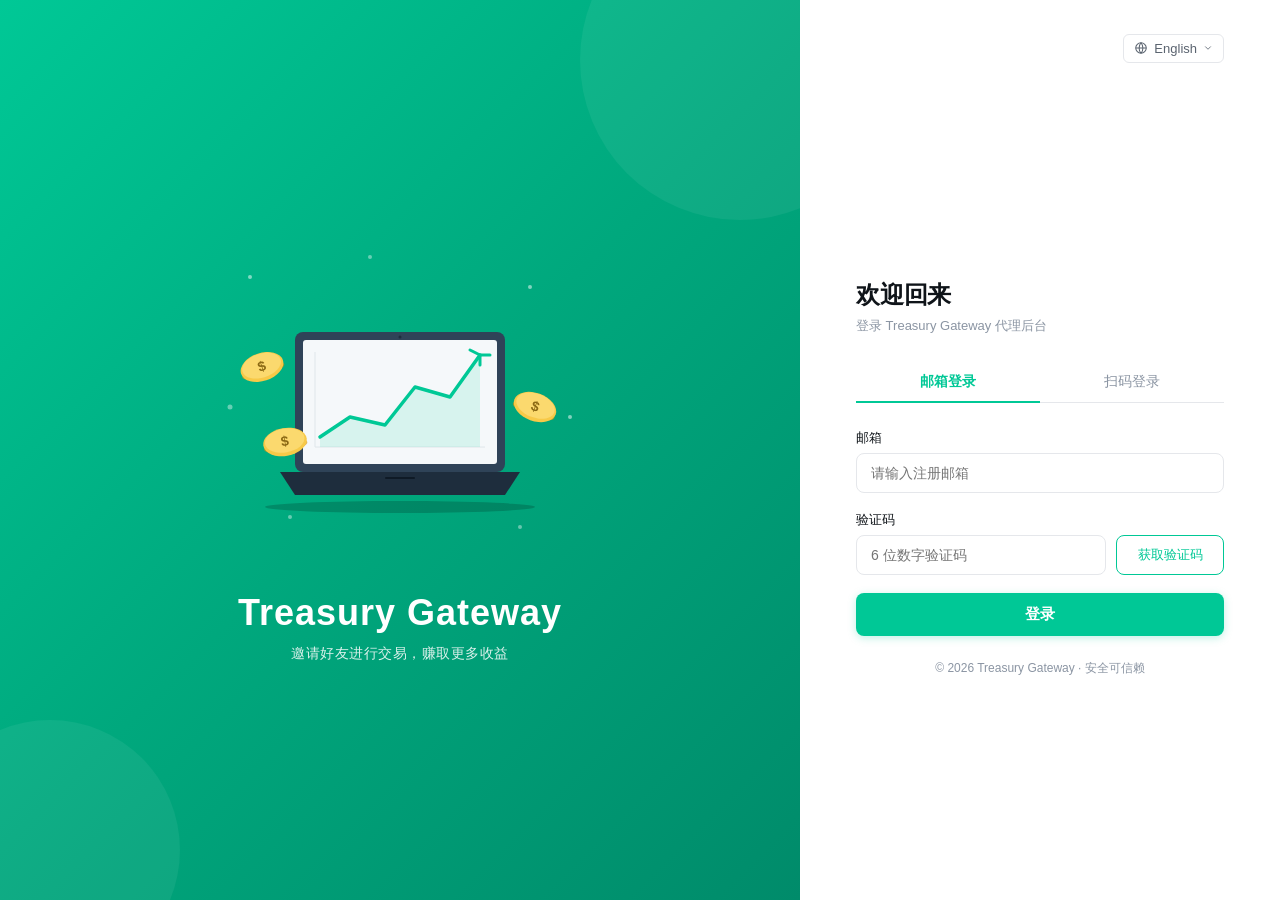
<file: login.html>
<!DOCTYPE html>
<html lang="zh-CN">
<head>
  <meta charset="UTF-8">
  <meta name="viewport" content="width=device-width, initial-scale=1.0">
  <meta http-equiv="Cache-Control" content="no-cache, no-store, must-revalidate">
  <meta http-equiv="Pragma" content="no-cache">
  <meta http-equiv="Expires" content="0">
  <title>登录 - Treasury Gateway</title>
  <link rel="stylesheet" href="assets/css/common.css?v=8">
  <style>
    /* ============================================================
       登录页布局 —— 左 Hero / 右 登录卡
       ============================================================ */
    html, body { height: 100%; overflow: hidden; }
    body {
      display: flex; min-height: 100vh;
      background: #fff;
      font-family: var(--font-family, -apple-system, "Segoe UI", Roboto, "PingFang SC", sans-serif);
    }

    /* —— 左侧绿色品牌区 —— */
    .login-left {
      flex: 1;
      background: linear-gradient(135deg, #00c896 0%, #00a87d 50%, #008b6a 100%);
      display: flex; flex-direction: column;
      align-items: center; justify-content: center;
      padding: 40px; color: #fff;
      position: relative; overflow: hidden;
    }
    .login-left::before, .login-left::after {
      content: ''; position: absolute; border-radius: 50%;
      background: rgba(255,255,255,0.06);
    }
    .login-left::before { top: -100px; right: -100px; width: 320px; height: 320px; }
    .login-left::after  { bottom: -80px; left: -80px;  width: 260px; height: 260px; }

    .brand-wrap {
      position: relative; z-index: 1;
      text-align: center;
      max-width: 480px;
      width: 100%;
    }
    /* 插画区：笔记本 + 金币 */
    .brand-illust { width: 100%; max-width: 420px; margin: 0 auto 36px; display: block; }
    .brand-name {
      font-size: 36px; font-weight: 700;
      letter-spacing: 1px; line-height: 1.1;
      margin-bottom: 12px;
    }
    .brand-sub {
      font-size: 14px; font-weight: 400;
      opacity: 0.85; letter-spacing: 0.5px;
    }

    /* —— 右侧登录卡区 —— */
    .login-right {
      width: 480px; max-width: 50%;
      background: #fff;
      display: flex; flex-direction: column;
      padding: 32px 56px;
      position: relative;
    }
    .login-top-bar {
      display: flex; justify-content: flex-end; align-items: center;
      gap: 12px;
      height: 32px;
      margin-bottom: 24px;
    }

    /* 语言下拉（登录页轻量版） */
    .lang-dropdown { position: relative; }
    .lang-trigger {
      display: inline-flex; align-items: center; gap: 6px;
      padding: 6px 10px;
      font-size: 13px; color: #5b6470;
      background: transparent; border: 1px solid #e5e7eb; border-radius: 6px;
      cursor: pointer; font-family: inherit;
      transition: all 0.15s;
    }
    .lang-trigger:hover { color: #00c896; border-color: #00c896; }
    .lang-menu {
      position: absolute; top: calc(100% + 6px); right: 0;
      min-width: 160px;
      background: #fff; border: 1px solid #e5e7eb; border-radius: 6px;
      box-shadow: 0 4px 16px rgba(0,0,0,0.08);
      padding: 4px; display: none; z-index: 100;
    }
    .lang-menu.show { display: block; }
    .lang-menu a {
      display: flex; justify-content: space-between; align-items: center;
      padding: 8px 12px; font-size: 13px; color: #0f1419;
      text-decoration: none; border-radius: 4px;
    }
    .lang-menu a:hover { background: #f3f5f8; }
    .lang-menu a.active { color: #00c896; font-weight: 500; background: #eaf7f2; }

    /* 登录卡主体 */
    .login-card {
      flex: 1;
      display: flex; flex-direction: column;
      justify-content: center;
    }
    .login-title {
      font-size: 24px; font-weight: 700;
      color: #0f1419;
      margin-bottom: 6px;
      letter-spacing: -0.2px;
    }
    .login-subtitle {
      font-size: 13px;
      color: #8b95a3;
      margin-bottom: 28px;
    }

    /* —— Tab 切换：邮箱 / 扫码 —— */
    .login-tabs {
      display: flex; gap: 0;
      border-bottom: 1px solid #e5e7eb;
      margin-bottom: 26px;
    }
    .login-tab {
      flex: 1;
      padding: 10px 0;
      font-size: 14px; color: #8b95a3;
      background: transparent; border: none;
      border-bottom: 2px solid transparent;
      cursor: pointer; font-family: inherit;
      transition: all 0.15s;
      margin-bottom: -1px;
    }
    .login-tab:hover { color: #00c896; }
    .login-tab.active {
      color: #00c896; font-weight: 600;
      border-bottom-color: #00c896;
    }
    .login-tab-pane { display: none; }
    .login-tab-pane.active { display: block; }

    /* —— 表单字段 —— */
    .login-field {
      margin-bottom: 18px;
    }
    .login-field label {
      display: block;
      font-size: 13px; color: #0f1419; font-weight: 500;
      margin-bottom: 6px;
    }
    .login-input {
      width: 100%;
      padding: 11px 14px;
      font-size: 14px; color: #0f1419;
      background: #fff;
      border: 1px solid #e5e7eb;
      border-radius: 8px;
      font-family: inherit;
      transition: border-color 0.15s;
      box-sizing: border-box;
    }
    .login-input:focus {
      outline: none;
      border-color: #00c896;
      box-shadow: 0 0 0 3px rgba(0,200,150,0.12);
    }
    .login-input.error {
      border-color: #dc2626;
      box-shadow: 0 0 0 3px rgba(220,38,38,0.08);
    }
    .login-input:disabled {
      background: #f6f7f9;
      color: #8b95a3; cursor: not-allowed;
    }

    /* 验证码行：输入框 + 获取按钮 */
    .code-row { display: flex; gap: 10px; }
    .code-row .login-input { flex: 1; }
    .btn-get-code {
      flex-shrink: 0;
      padding: 0 16px;
      font-size: 13px;
      color: #00c896;
      background: #fff;
      border: 1px solid #00c896;
      border-radius: 8px;
      cursor: pointer; font-family: inherit;
      transition: all 0.15s;
      white-space: nowrap;
      min-width: 108px;
    }
    .btn-get-code:hover:not(:disabled) {
      background: #00c896; color: #fff;
    }
    .btn-get-code:disabled {
      color: #8b95a3;
      border-color: #e5e7eb;
      cursor: not-allowed;
      background: #f6f7f9;
    }

    /* —— 错误提示行 —— */
    .login-error {
      display: none;
      align-items: flex-start; gap: 8px;
      padding: 10px 12px;
      background: #fef2f2;
      border-left: 3px solid #dc2626;
      border-radius: 4px;
      font-size: 13px;
      color: #b91c1c;
      line-height: 1.5;
      margin-bottom: 16px;
    }
    .login-error.show { display: flex; }
    .login-error svg { flex-shrink: 0; margin-top: 1px; }

    /* —— 登录按钮 —— */
    .login-button {
      width: 100%;
      padding: 12px;
      font-size: 15px; font-weight: 600;
      color: #fff;
      background: #00c896;
      border: none; border-radius: 8px;
      cursor: pointer; font-family: inherit;
      transition: all 0.15s;
      box-shadow: 0 2px 8px rgba(0,200,150,0.25);
    }
    .login-button:hover:not(:disabled) {
      background: #00a87d;
      transform: translateY(-1px);
      box-shadow: 0 4px 12px rgba(0,200,150,0.32);
    }
    .login-button:disabled {
      opacity: 0.6;
      cursor: not-allowed;
      transform: none;
      box-shadow: none;
    }

    /* —— 扫码 Tab —— */
    .qr-wrap {
      display: flex; flex-direction: column;
      align-items: center; text-align: center;
      padding: 4px 0 8px;
    }
    .qr-box {
      position: relative;
      width: 200px; height: 200px;
      padding: 14px;
      background: #fff;
      border: 1px solid #e5e7eb;
      border-radius: 12px;
      margin-bottom: 16px;
    }
    .qr-svg { display: block; width: 100%; height: 100%; }
    .qr-corner {
      position: absolute;
      width: 22px; height: 22px;
      border: 2px solid #00c896;
    }
    .qr-corner.tl { top: 4px; left: 4px;  border-right: none; border-bottom: none; }
    .qr-corner.tr { top: 4px; right: 4px; border-left: none;  border-bottom: none; }
    .qr-corner.bl { bottom: 4px; left: 4px;  border-right: none; border-top: none; }
    .qr-corner.br { bottom: 4px; right: 4px; border-left: none;  border-top: none; }

    /* QR 蒙层（已扫码 / 已确认 / 已拒绝 / 已过期）*/
    .qr-mask {
      position: absolute; inset: 14px;
      background: rgba(255,255,255,0.96);
      display: none;
      flex-direction: column; align-items: center; justify-content: center;
      gap: 10px;
      border-radius: 6px;
    }
    .qr-mask.show { display: flex; }
    .qr-mask-ico { font-size: 36px; line-height: 1; }
    .qr-mask-text { font-size: 13px; color: #0f1419; font-weight: 500; }
    .qr-mask.expired { background: rgba(243,245,248,0.96); }
    .qr-mask.expired .qr-mask-ico { color: #8b95a3; }
    .qr-mask.expired .qr-mask-text { color: #8b95a3; }
    .qr-mask.denied { background: rgba(254,242,242,0.96); }
    .qr-mask.denied .qr-mask-ico { color: #dc2626; }
    .qr-mask.denied .qr-mask-text { color: #b91c1c; }
    .qr-mask-action {
      margin-top: 4px;
      padding: 6px 16px;
      font-size: 13px;
      color: #00c896;
      background: #fff;
      border: 1px solid #00c896;
      border-radius: 4px;
      cursor: pointer; font-family: inherit;
    }
    .qr-mask-action:hover { background: #00c896; color: #fff; }

    .qr-status {
      font-size: 14px;
      color: #0f1419;
      margin-bottom: 6px;
      font-weight: 500;
    }
    .qr-status.danger { color: #dc2626; }
    .qr-status.success { color: #00c896; }
    .qr-status.muted { color: #8b95a3; }
    .qr-tip {
      font-size: 12px;
      color: #8b95a3;
      line-height: 1.6;
    }
    .qr-tip b { color: #0f1419; font-weight: 600; font-family: ui-monospace, monospace; }

    /* 演示控制面板 */
    .qr-demo {
      margin-top: 18px;
      padding: 10px 12px;
      background: #fff8e6;
      border: 1px dashed #fbbf24;
      border-radius: 6px;
      font-size: 12px;
      color: #92400e;
      text-align: left;
    }
    .qr-demo-title { font-weight: 600; margin-bottom: 6px; }
    .qr-demo-btns { display: flex; flex-wrap: wrap; gap: 6px; }
    .qr-demo-btn {
      padding: 4px 10px;
      font-size: 12px;
      background: #fff;
      border: 1px solid #fbbf24;
      color: #92400e;
      border-radius: 4px;
      cursor: pointer; font-family: inherit;
    }
    .qr-demo-btn:hover { background: #fbbf24; color: #fff; }

    /* —— 底部 —— */
    .login-footer {
      text-align: center;
      font-size: 12px;
      color: #8b95a3;
      padding-top: 24px;
    }

    /* —— 响应式 —— */
    @media (max-width: 900px) {
      .login-left { display: none; }
      .login-right { width: 100%; max-width: 100%; padding: 24px 28px; }
    }

    /* ============================================================
       极验 Captcha 模态
       ============================================================ */
    .geetest-modal {
      display: none;
      position: fixed; inset: 0;
      z-index: 10000;
    }
    .geetest-modal.show { display: block; }
    .geetest-mask {
      position: absolute; inset: 0;
      background: rgba(0,0,0,0.45);
      backdrop-filter: blur(2px);
    }
    .geetest-panel {
      position: absolute; top: 50%; left: 50%;
      transform: translate(-50%, -50%);
      width: 320px;
      background: #fff;
      border-radius: 12px;
      box-shadow: 0 20px 50px rgba(0,0,0,0.25);
      overflow: hidden;
      animation: panelIn 0.2s ease-out;
    }
    @keyframes panelIn {
      from { opacity: 0; transform: translate(-50%, -50%) scale(0.96); }
      to   { opacity: 1; transform: translate(-50%, -50%) scale(1); }
    }
    .geetest-head {
      display: flex; justify-content: space-between; align-items: center;
      padding: 12px 16px;
      border-bottom: 1px solid #f0f3f7;
    }
    .geetest-title {
      font-size: 14px; font-weight: 600;
      color: #0f1419;
    }
    .geetest-close {
      width: 26px; height: 26px;
      background: transparent; border: none;
      font-size: 22px; line-height: 1;
      color: #8b95a3;
      cursor: pointer; font-family: inherit;
      transition: color 0.15s;
    }
    .geetest-close:hover { color: #dc2626; }
    .geetest-body { padding: 14px; }

    /* —— 拼图区 —— */
    .geetest-puzzle {
      position: relative;
      width: 280px; height: 160px;
      border-radius: 6px;
      overflow: hidden;
      margin: 0 auto 12px;
    }
    /* 背景图（多色渐变 + 高光圆形装饰，让位置辨识更明显） */
    .puzzle-bg, .puzzle-piece {
      background:
        radial-gradient(circle at 22% 28%, rgba(255,255,255,0.55) 0%, transparent 22%),
        radial-gradient(circle at 78% 36%, rgba(255,255,255,0.4)  0%, transparent 18%),
        radial-gradient(circle at 64% 78%, rgba(255,255,255,0.45) 0%, transparent 25%),
        linear-gradient(135deg, #a3e4ff 0%, #7eb8ff 45%, #b389ff 100%);
      background-size: 280px 160px, 280px 160px, 280px 160px, 280px 160px;
    }
    .puzzle-bg {
      position: absolute; inset: 0;
    }
    /* 缺口：略暗的圆角方块，固定 Y=60，X 由 JS 设置 */
    .puzzle-notch {
      position: absolute;
      top: 60px;
      width: 40px; height: 40px;
      background: rgba(0,0,0,0.45);
      border-radius: 6px;
      box-shadow:
        inset 0 0 0 1px rgba(255,255,255,0.4),
        inset 0 2px 4px rgba(0,0,0,0.4);
    }
    /* 拼图块：用 background-position 偏移，让块上的图案与缺口处的图案匹配 */
    .puzzle-piece {
      position: absolute;
      top: 60px;
      left: 0;
      width: 40px; height: 40px;
      border-radius: 6px;
      cursor: grab;
      box-shadow: 0 3px 8px rgba(0,0,0,0.35);
      transition: none;
    }
    .puzzle-piece.success {
      box-shadow: 0 0 0 3px rgba(0,200,150,0.4), 0 3px 8px rgba(0,200,150,0.35);
    }
    .puzzle-piece.fail {
      box-shadow: 0 0 0 3px rgba(220,38,38,0.4), 0 3px 8px rgba(220,38,38,0.35);
    }
    .puzzle-piece.fail-shake {
      animation: pieceShake 0.4s;
    }
    @keyframes pieceShake {
      0%, 100% { transform: translateX(0); }
      25%      { transform: translateX(-4px); }
      75%      { transform: translateX(4px); }
    }
    /* 刷新按钮 */
    .puzzle-refresh {
      position: absolute;
      top: 6px; right: 6px;
      width: 24px; height: 24px;
      background: rgba(0,0,0,0.45);
      border: none; border-radius: 4px;
      cursor: pointer;
      display: inline-flex; align-items: center; justify-content: center;
      transition: background 0.15s;
    }
    .puzzle-refresh:hover { background: rgba(0,0,0,0.65); }

    /* 状态提示 */
    .geetest-status {
      display: flex; align-items: center; gap: 4px;
      height: 16px;
      font-size: 12px;
      color: #8b95a3;
      margin-bottom: 10px;
    }
    .geetest-status.success { color: #00c896; }
    .geetest-status.fail    { color: #dc2626; }

    /* 滑块 */
    .geetest-slider {
      position: relative;
      width: 280px; height: 36px;
      background: #f3f5f8;
      border: 1px solid #e5e7eb;
      border-radius: 4px;
      margin: 0 auto;
      user-select: none;
      overflow: hidden;
    }
    .slider-fill {
      position: absolute;
      top: 0; left: 0; bottom: 0;
      width: 0;
      background: rgba(0,200,150,0.16);
      pointer-events: none;
      transition: background 0.15s;
    }
    .geetest-slider.success .slider-fill { background: rgba(0,200,150,0.28); }
    .geetest-slider.fail    .slider-fill { background: rgba(220,38,38,0.18); }
    .slider-hint {
      position: relative;
      display: block;
      width: 100%;
      text-align: center;
      line-height: 34px;
      font-size: 12px;
      color: #8b95a3;
      pointer-events: none;
    }
    .slider-handle {
      position: absolute;
      top: -1px; left: 0;
      width: 38px; height: 36px;
      background: #fff;
      border: 1px solid #d4d8de;
      border-radius: 4px;
      display: inline-flex; align-items: center; justify-content: center;
      cursor: grab;
      color: #5b6470;
      box-shadow: 0 1px 3px rgba(0,0,0,0.1);
      transition: background 0.15s, border-color 0.15s, color 0.15s;
    }
    .slider-handle:hover {
      background: #00c896; color: #fff; border-color: #00c896;
    }
    .slider-handle.dragging {
      cursor: grabbing;
      background: #00c896; color: #fff; border-color: #00c896;
    }
    .slider-handle.success {
      background: #00c896; color: #fff; border-color: #00c896;
      cursor: default;
    }
    .slider-handle.fail {
      background: #dc2626; color: #fff; border-color: #dc2626;
    }

    .geetest-foot {
      text-align: right;
      font-size: 11px;
      color: #b0b8c4;
      margin-top: 10px;
    }
    .geetest-foot b {
      color: #5b6470;
      font-weight: 600;
    }

    /* —— Toast（独立实现）—— */
    .toast {
      position: fixed; top: 24px; right: 24px; z-index: 9999;
      padding: 10px 16px;
      background: #fff;
      border-radius: 8px;
      box-shadow: 0 4px 16px rgba(0,0,0,0.1);
      display: flex; align-items: center; gap: 8px;
      font-size: 14px;
      color: #0f1419;
      opacity: 0; transform: translateY(-10px);
      transition: all 0.25s;
      border-left: 4px solid #00c896;
    }
    .toast.show { opacity: 1; transform: translateY(0); }
    .toast-danger { border-left-color: #dc2626; }
    .toast-ico {
      display: inline-flex; align-items: center; justify-content: center;
      width: 18px; height: 18px;
      border-radius: 50%; color: #fff;
      background: #00c896; font-size: 12px;
    }
    .toast-danger .toast-ico { background: #dc2626; }
  </style>
</head>
<body>
  <!-- 左侧品牌区 -->
  <div class="login-left">
    <div class="brand-wrap">
      <!-- 笔记本电脑 + 上升图表 + 金币 插画 -->
      <svg class="brand-illust" viewBox="0 0 420 320" xmlns="http://www.w3.org/2000/svg">
        <!-- 装饰小圆点 -->
        <circle cx="60" cy="40" r="2" fill="rgba(255,255,255,0.5)"/>
        <circle cx="180" cy="20" r="2" fill="rgba(255,255,255,0.4)"/>
        <circle cx="340" cy="50" r="2" fill="rgba(255,255,255,0.5)"/>
        <circle cx="40" cy="170" r="2.5" fill="rgba(255,255,255,0.4)"/>
        <circle cx="380" cy="180" r="2" fill="rgba(255,255,255,0.5)"/>
        <circle cx="100" cy="280" r="2" fill="rgba(255,255,255,0.4)"/>
        <circle cx="330" cy="290" r="2" fill="rgba(255,255,255,0.4)"/>

        <!-- 笔记本屏幕外框 -->
        <rect x="105" y="95" width="210" height="140" rx="8" fill="#2f4358"/>
        <!-- 屏幕显示区 -->
        <rect x="113" y="103" width="194" height="124" rx="3" fill="#f5f8fa"/>
        <!-- 屏幕底部小细线（摄像头位置） -->
        <circle cx="210" cy="100" r="1.5" fill="#1e2d3d"/>

        <!-- 图表底部坐标线（淡灰） -->
        <line x1="125" y1="210" x2="295" y2="210" stroke="#dfe6ea" stroke-width="1"/>
        <line x1="125" y1="115" x2="125" y2="210" stroke="#dfe6ea" stroke-width="1"/>

        <!-- 上升的折线图 -->
        <path d="M130,200 L160,180 L195,188 L225,150 L260,160 L290,118"
              stroke="#00c896" stroke-width="3.5"
              fill="none" stroke-linecap="round" stroke-linejoin="round"/>
        <!-- 折线终点的箭头 -->
        <path d="M290,118 L280,113 M290,118 L290,128 M290,118 L300,118"
              stroke="#00c896" stroke-width="3"
              stroke-linecap="round" fill="none"/>
        <!-- 折线下方的淡绿色填充区 -->
        <path d="M130,200 L160,180 L195,188 L225,150 L260,160 L290,118 L290,210 L130,210 Z"
              fill="rgba(0,200,150,0.12)"/>

        <!-- 笔记本键盘部分（梯形） -->
        <path d="M90,235 L330,235 L315,258 L105,258 Z" fill="#1e2d3d"/>
        <!-- 触摸板缝隙 -->
        <rect x="195" y="240" width="30" height="2" rx="1" fill="#0f1a26"/>
        <!-- 桌面阴影 -->
        <ellipse cx="210" cy="270" rx="135" ry="6" fill="rgba(0,0,0,0.18)"/>

        <!-- 金币 1：左上飘浮 -->
        <g transform="translate(72, 130) rotate(-18)">
          <ellipse cx="0" cy="4" rx="22" ry="6" fill="#d9920b" opacity="0.65"/>
          <ellipse cx="0" cy="0" rx="22" ry="14" fill="#f7c948"/>
          <ellipse cx="0" cy="-1.5" rx="20" ry="12" fill="#fbd96e"/>
          <text x="0" y="4" text-anchor="middle" font-size="14" font-weight="800"
                fill="#8b6914" font-family="Arial, sans-serif">$</text>
        </g>

        <!-- 金币 2：右侧飘浮 -->
        <g transform="translate(345, 170) rotate(20)">
          <ellipse cx="0" cy="4" rx="22" ry="6" fill="#d9920b" opacity="0.65"/>
          <ellipse cx="0" cy="0" rx="22" ry="14" fill="#f7c948"/>
          <ellipse cx="0" cy="-1.5" rx="20" ry="12" fill="#fbd96e"/>
          <text x="0" y="4" text-anchor="middle" font-size="14" font-weight="800"
                fill="#8b6914" font-family="Arial, sans-serif">$</text>
        </g>

        <!-- 金币 3：左下飘浮 -->
        <g transform="translate(95, 205) rotate(-10)">
          <ellipse cx="0" cy="4" rx="22" ry="6" fill="#d9920b" opacity="0.65"/>
          <ellipse cx="0" cy="0" rx="22" ry="14" fill="#f7c948"/>
          <ellipse cx="0" cy="-1.5" rx="20" ry="12" fill="#fbd96e"/>
          <text x="0" y="4" text-anchor="middle" font-size="14" font-weight="800"
                fill="#8b6914" font-family="Arial, sans-serif">$</text>
        </g>
      </svg>

      <h1 class="brand-name">Treasury Gateway</h1>
      <p class="brand-sub">邀请好友进行交易，赚取更多收益</p>
    </div>
  </div>

  <!-- 右侧登录卡 -->
  <div class="login-right">
    <!-- 顶部：语言切换 -->
    <div class="login-top-bar">
      <div class="lang-dropdown" id="langDropdown">
        <button class="lang-trigger" id="langTrigger" type="button">
          <svg viewBox="0 0 24 24" width="14" height="14" fill="none">
            <circle cx="12" cy="12" r="9" stroke="currentColor" stroke-width="1.8"/>
            <path d="M3 12h18 M12 3a14 14 0 010 18 M12 3a14 14 0 000 18" stroke="currentColor" stroke-width="1.8"/>
          </svg>
          <span id="langLabel">English</span>
          <svg width="10" height="10" viewBox="0 0 24 24" fill="none">
            <path d="M6 9l6 6 6-6" stroke="currentColor" stroke-width="2" stroke-linecap="round" stroke-linejoin="round"/>
          </svg>
        </button>
        <div class="lang-menu" id="langMenu"></div>
      </div>
    </div>

    <div class="login-card">
      <h2 class="login-title">欢迎回来</h2>
      <p class="login-subtitle">登录 Treasury Gateway 代理后台</p>

      <!-- Tab 切换 -->
      <div class="login-tabs">
        <button class="login-tab active" data-tab="email" type="button">邮箱登录</button>
        <button class="login-tab" data-tab="qr" type="button">扫码登录</button>
      </div>

      <!-- ============== Tab 1：邮箱 + 验证码登录 ============== -->
      <div class="login-tab-pane active" id="paneEmail">
        <div class="login-error" id="emailError">
          <svg width="14" height="14" viewBox="0 0 24 24" fill="none">
            <circle cx="12" cy="12" r="10" stroke="currentColor" stroke-width="1.8"/>
            <path d="M12 7v6 M12 17h.01" stroke="currentColor" stroke-width="1.8" stroke-linecap="round"/>
          </svg>
          <span id="emailErrorText"></span>
        </div>

        <form id="emailForm" autocomplete="off">
          <div class="login-field">
            <label for="email">邮箱</label>
            <input
              type="email"
              id="email"
              class="login-input"
              placeholder="请输入注册邮箱"
              autocomplete="email" />
          </div>

          <div class="login-field">
            <label for="code">验证码</label>
            <div class="code-row">
              <input
                type="text"
                id="code"
                class="login-input"
                placeholder="6 位数字验证码"
                maxlength="6"
                inputmode="numeric"
                autocomplete="one-time-code" />
              <button type="button" class="btn-get-code" id="btnGetCode">获取验证码</button>
            </div>
          </div>

          <button type="submit" class="login-button" id="btnLogin">登录</button>
        </form>
      </div>

      <!-- ============== Tab 2：扫码登录 ============== -->
      <div class="login-tab-pane" id="paneQR">
        <div class="qr-wrap">
          <div class="qr-box">
            <span class="qr-corner tl"></span>
            <span class="qr-corner tr"></span>
            <span class="qr-corner bl"></span>
            <span class="qr-corner br"></span>
            <!-- 模拟二维码 SVG（随机点阵 + 三个定位标记） -->
            <svg class="qr-svg" id="qrSvg" viewBox="0 0 100 100" shape-rendering="crispEdges"></svg>
            <!-- 状态蒙层（按状态切换 class） -->
            <div class="qr-mask" id="qrMask"></div>
          </div>
          <div class="qr-status" id="qrStatus">请使用 Treasury 移动端扫码登录</div>
          <div class="qr-tip" id="qrTip">二维码有效期：<b id="qrCountdown">02:00</b></div>

          <!-- 演示控制：仅原型阶段用于评审演示，正式版需移除 -->
          <div class="qr-demo">
            <div class="qr-demo-title">⚙ 演示模式（模拟扫码流程）</div>
            <div class="qr-demo-btns">
              <button class="qr-demo-btn" data-demo="scan" type="button">模拟扫码</button>
              <button class="qr-demo-btn" data-demo="confirm" type="button">模拟确认</button>
              <button class="qr-demo-btn" data-demo="deny" type="button">模拟拒绝</button>
              <button class="qr-demo-btn" data-demo="expire" type="button">模拟过期</button>
              <button class="qr-demo-btn" data-demo="reset" type="button">重置</button>
            </div>
          </div>
        </div>
      </div>

      <div class="login-footer">
        © 2026 Treasury Gateway · 安全可信赖
      </div>
    </div>
  </div>

  <!-- ====================================================
       极验滑动拼图验证 Modal
       触发：邮箱合法 + 点击「获取验证码」
       通过：拼图块拖到缺口正确位置（±5px 容差）→ 关闭弹窗 → 触发回调真正发送验证码
       失败：自动重置拼图，提示"验证失败，请重试"
       ==================================================== -->
  <div class="geetest-modal" id="geetestModal">
    <div class="geetest-mask" id="geetestMask"></div>
    <div class="geetest-panel">
      <div class="geetest-head">
        <span class="geetest-title">请完成安全验证</span>
        <button class="geetest-close" id="geetestClose" type="button" aria-label="关闭">×</button>
      </div>
      <div class="geetest-body">
        <!-- 拼图区 -->
        <div class="geetest-puzzle" id="geetestPuzzle">
          <!-- 背景：彩色装饰图（多色渐变 + 装饰圆形，使拼图位置容易辨识）-->
          <div class="puzzle-bg"></div>
          <!-- 缺口：固定 Y=60，X 随机；视觉上是一个略暗的圆角方块 -->
          <div class="puzzle-notch" id="puzzleNotch"></div>
          <!-- 拼图块：可拖动；background-position 偏移让其内容与缺口位置匹配 -->
          <div class="puzzle-piece" id="puzzlePiece"></div>
          <!-- 刷新按钮 -->
          <button class="puzzle-refresh" id="puzzleRefresh" type="button" title="换一张">
            <svg width="13" height="13" viewBox="0 0 24 24" fill="none">
              <path d="M21 12a9 9 0 1 1-3.5-7.1 M21 3v6h-6" stroke="#fff" stroke-width="2" fill="none" stroke-linecap="round" stroke-linejoin="round"/>
            </svg>
          </button>
        </div>

        <!-- 状态提示行 -->
        <div class="geetest-status" id="geetestStatus">
          <svg width="12" height="12" viewBox="0 0 24 24" fill="none">
            <path d="M5 12h14M12 5l7 7-7 7" stroke="currentColor" stroke-width="2" stroke-linecap="round"/>
          </svg>
          <span id="geetestStatusText">向右拖动滑块完成拼图</span>
        </div>

        <!-- 滑块 -->
        <div class="geetest-slider" id="geetestSlider">
          <div class="slider-fill" id="sliderFill"></div>
          <span class="slider-hint">向右拖动滑块完成拼图</span>
          <div class="slider-handle" id="sliderHandle">
            <svg width="20" height="20" viewBox="0 0 24 24" fill="none">
              <path d="M9 6l6 6-6 6" stroke="currentColor" stroke-width="2.5" stroke-linecap="round" stroke-linejoin="round"/>
            </svg>
          </div>
        </div>

        <div class="geetest-foot">
          由 <b>极验</b> 提供安全验证
        </div>
      </div>
    </div>
  </div>

  <script>
    /* ============================================================
       Toast
       ============================================================ */
    function toast(msg, type) {
      const t = document.createElement('div');
      t.className = `toast toast-${type || 'success'}`;
      t.innerHTML = `<span class="toast-ico">${type === 'danger' ? '✕' : '✓'}</span>${msg}`;
      document.body.appendChild(t);
      requestAnimationFrame(() => t.classList.add('show'));
      setTimeout(() => { t.classList.remove('show'); setTimeout(() => t.remove(), 250); }, 2200);
    }

    /* ============================================================
       多语言下拉（仅 UI，沿用代理后台约定）
       ============================================================ */
    const LANG_KEY = 'zb_agent_lang';
    const LANG_OPTIONS = [
      { code: 'en',    label: 'English' },
      { code: 'vi',    label: 'Tiếng Việt' },
      { code: 'en-in', label: 'Indian English' },
    ];
    function getLang() {
      try { return localStorage.getItem(LANG_KEY) || 'en'; } catch (e) { return 'en'; }
    }
    function setLang(c) {
      try { localStorage.setItem(LANG_KEY, c); } catch (e) {}
    }
    function renderLangMenu() {
      const cur = getLang();
      const menu = document.getElementById('langMenu');
      const label = LANG_OPTIONS.find(o => o.code === cur);
      document.getElementById('langLabel').textContent = label ? label.label : 'English';
      menu.innerHTML = LANG_OPTIONS.map(o => `
        <a href="#" data-lang="${o.code}" class="${o.code === cur ? 'active' : ''}">
          <span>${o.label}</span>
          ${o.code === cur ? '<span style="color:#00c896;font-weight:bold;">✓</span>' : ''}
        </a>
      `).join('');
      menu.querySelectorAll('[data-lang]').forEach(a => {
        a.addEventListener('click', (e) => {
          e.preventDefault();
          setLang(a.dataset.lang);
          renderLangMenu();
          menu.classList.remove('show');
          toast('语言已切换（原型演示，文案未实际翻译）', 'success');
        });
      });
    }
    document.getElementById('langTrigger').addEventListener('click', (e) => {
      e.stopPropagation();
      document.getElementById('langMenu').classList.toggle('show');
    });
    document.addEventListener('click', () => {
      document.getElementById('langMenu').classList.remove('show');
    });
    renderLangMenu();

    /* ============================================================
       Tab 切换：邮箱 / 扫码
       ============================================================ */
    document.querySelectorAll('.login-tab').forEach(btn => {
      btn.addEventListener('click', () => {
        const tab = btn.dataset.tab;
        document.querySelectorAll('.login-tab').forEach(b => b.classList.toggle('active', b.dataset.tab === tab));
        document.querySelectorAll('.login-tab-pane').forEach(p => p.classList.remove('active'));
        document.getElementById(tab === 'email' ? 'paneEmail' : 'paneQR').classList.add('active');
        // 切到扫码 Tab 自动启动 QR 倒计时（如未启动）
        if (tab === 'qr' && qrState === 'idle') resetQR();
      });
    });

    /* ============================================================
       Tab 1：邮箱 + 验证码登录
       ============================================================ */
    const EMAIL_RE = /^[A-Za-z0-9._%+\-]+@[A-Za-z0-9.\-]+\.[A-Za-z]{2,}$/;
    // mock 用户库：
    //   - 任意符合邮箱格式 → 可发验证码
    //   - 'denied@example.com' → 模拟"未授权代理身份"
    //   - 正确验证码：123456
    //   - 错误验证码累计 3 次 → 锁定 60 秒
    const DENIED_EMAIL = 'denied@example.com';
    const VALID_CODE   = '123456';
    const MAX_FAILS    = 3;
    const LOCK_SEC     = 60;

    let codeCountdown = 0;     // 验证码再发倒计时
    let failCount     = 0;     // 当前验证码错误次数
    let lockUntil     = 0;     // 锁定截止时间戳（ms），0 表示未锁

    const emailInput     = document.getElementById('email');
    const codeInput      = document.getElementById('code');
    const btnGetCode     = document.getElementById('btnGetCode');
    const btnLogin       = document.getElementById('btnLogin');
    const emailErrBox    = document.getElementById('emailError');
    const emailErrText   = document.getElementById('emailErrorText');

    function showEmailError(msg) {
      emailErrText.textContent = msg;
      emailErrBox.classList.add('show');
    }
    function clearEmailError() {
      emailErrBox.classList.remove('show');
      emailInput.classList.remove('error');
      codeInput.classList.remove('error');
    }
    function markEmailErr(field) {
      if (field === 'email') emailInput.classList.add('error');
      if (field === 'code')  codeInput.classList.add('error');
    }

    // 输入时清除错误状态
    emailInput.addEventListener('input', clearEmailError);
    codeInput.addEventListener('input', () => {
      codeInput.value = codeInput.value.replace(/\D/g, '').slice(0, 6);
      clearEmailError();
    });

    // 获取验证码：先邮箱校验 → 极验滑动验证 → 真正发送
    btnGetCode.addEventListener('click', () => {
      const email = emailInput.value.trim();
      if (!email) {
        markEmailErr('email');
        return showEmailError('请先输入邮箱');
      }
      if (!EMAIL_RE.test(email)) {
        markEmailErr('email');
        return showEmailError('邮箱格式不正确，请检查后重试');
      }
      // 打开极验滑动拼图，通过后再真正调"发送验证码"接口
      openCaptcha(() => {
        btnGetCode.disabled = true;
        btnGetCode.textContent = '发送中...';
        setTimeout(() => {
          // 模拟"未授权"邮箱：直接返回授权失败
          if (email === DENIED_EMAIL) {
            btnGetCode.disabled = false;
            btnGetCode.textContent = '获取验证码';
            markEmailErr('email');
            return showEmailError('邮箱未授权代理身份，请联系管理员');
          }
          // 成功：进入 60s 倒计时
          clearEmailError();
          toast(`验证码已发送至 ${email}（演示验证码：${VALID_CODE}）`, 'success');
          codeCountdown = 60;
          tickCodeCountdown();
        }, 500);
      });
    });

    function tickCodeCountdown() {
      if (codeCountdown <= 0) {
        btnGetCode.disabled = false;
        btnGetCode.textContent = '获取验证码';
        return;
      }
      btnGetCode.textContent = `${codeCountdown}s 后重试`;
      codeCountdown--;
      setTimeout(tickCodeCountdown, 1000);
    }

    // 登录提交
    document.getElementById('emailForm').addEventListener('submit', (e) => {
      e.preventDefault();
      clearEmailError();
      const email = emailInput.value.trim();
      const code  = codeInput.value.trim();

      // 锁定校验
      if (lockUntil > Date.now()) {
        const left = Math.ceil((lockUntil - Date.now()) / 1000);
        return showEmailError(`验证码错误次数过多，请于 ${left} 秒后再试`);
      }
      // 必填
      if (!email) { markEmailErr('email'); return showEmailError('请输入邮箱'); }
      if (!EMAIL_RE.test(email)) { markEmailErr('email'); return showEmailError('邮箱格式不正确'); }
      if (!code)  { markEmailErr('code');  return showEmailError('请输入验证码'); }
      if (code.length !== 6) { markEmailErr('code'); return showEmailError('验证码为 6 位数字'); }

      // 模拟登录请求
      btnLogin.disabled = true;
      btnLogin.textContent = '登录中...';
      setTimeout(() => {
        // 模拟未授权邮箱
        if (email === DENIED_EMAIL) {
          btnLogin.disabled = false;
          btnLogin.textContent = '登录';
          markEmailErr('email');
          return showEmailError('邮箱未授权代理身份，请联系管理员');
        }
        // 验证码错误
        if (code !== VALID_CODE) {
          failCount++;
          btnLogin.disabled = false;
          btnLogin.textContent = '登录';
          markEmailErr('code');
          if (failCount >= MAX_FAILS) {
            lockUntil = Date.now() + LOCK_SEC * 1000;
            failCount = 0;
            return showEmailError(`验证码错误次数过多，账号已锁定 ${LOCK_SEC} 秒`);
          }
          return showEmailError(`验证码错误，请重新输入（剩余 ${MAX_FAILS - failCount} 次机会）`);
        }
        // 成功
        try {
          localStorage.setItem('zb_logged_in', '1');
          localStorage.setItem('zb_account', email);
        } catch (err) {}
        toast('登录成功', 'success');
        setTimeout(() => { window.location.href = 'rules.html'; }, 500);
      }, 600);
    });

    /* ============================================================
       Tab 2：扫码登录
       状态机：
         idle      → 初始（Tab 未激活时的默认态）
         waiting   → 二维码已显示，等待手机扫码
         scanned   → 已被扫码，等待用户在手机上点确认
         confirmed → 已确认，模拟登录成功
         denied    → 用户在手机上拒绝授权
         expired   → 二维码过期（120s 后自动 / 演示按钮触发）
       ============================================================ */
    let qrState = 'idle';
    let qrCountdownSec = 0;
    let qrTimer = null;

    function renderQR() {
      // 简单的 25x25 网格 mock，仅视觉
      const svg = document.getElementById('qrSvg');
      svg.innerHTML = '';
      const ns = 'http://www.w3.org/2000/svg';
      const grid = 25;
      const cell = 100 / grid;
      // 随机种子（每次刷新二维码生成不同图案）
      const seed = Math.random();
      function pseudoRand(i, j) {
        return ((Math.sin((i + 1) * 12.9898 + (j + 1) * 78.233 + seed * 1000)) * 43758.5453) % 1;
      }
      // 三个定位标记的位置
      function isPositionMarker(i, j) {
        const inMarker = (ci, cj) => i >= ci && i < ci + 7 && j >= cj && j < cj + 7;
        return inMarker(0, 0) || inMarker(0, grid - 7) || inMarker(grid - 7, 0);
      }
      function markerCell(i, j) {
        // 7x7 定位标记：外环 + 中心 3x3
        const ci = i >= grid - 7 ? grid - 7 : 0;
        const cj = j >= grid - 7 ? grid - 7 : 0;
        const li = i - ci;
        const lj = j - cj;
        // 外环
        if (li === 0 || li === 6 || lj === 0 || lj === 6) return true;
        // 中心 3x3
        if (li >= 2 && li <= 4 && lj >= 2 && lj <= 4) return true;
        return false;
      }
      for (let i = 0; i < grid; i++) {
        for (let j = 0; j < grid; j++) {
          let on;
          if (isPositionMarker(i, j)) on = markerCell(i, j);
          else on = Math.abs(pseudoRand(i, j)) > 0.52;
          if (on) {
            const r = document.createElementNS(ns, 'rect');
            r.setAttribute('x', (j * cell).toFixed(2));
            r.setAttribute('y', (i * cell).toFixed(2));
            r.setAttribute('width',  cell.toFixed(2));
            r.setAttribute('height', cell.toFixed(2));
            r.setAttribute('fill', '#0f1419');
            svg.appendChild(r);
          }
        }
      }
    }

    function setQRMask(type) {
      const mask = document.getElementById('qrMask');
      mask.className = 'qr-mask';
      if (!type) { mask.innerHTML = ''; return; }
      mask.classList.add('show');
      if (type === 'scanned') {
        mask.innerHTML = `
          <div class="qr-mask-ico" style="color:#00c896">✓</div>
          <div class="qr-mask-text">已扫码，请在手机上确认</div>
        `;
      } else if (type === 'confirmed') {
        mask.innerHTML = `
          <div class="qr-mask-ico" style="color:#00c896">✓</div>
          <div class="qr-mask-text">授权成功，正在登录…</div>
        `;
      } else if (type === 'denied') {
        mask.classList.add('denied');
        mask.innerHTML = `
          <div class="qr-mask-ico">✕</div>
          <div class="qr-mask-text">授权被拒绝</div>
          <button class="qr-mask-action" id="btnRescan" type="button">重新扫码</button>
        `;
        document.getElementById('btnRescan').addEventListener('click', resetQR);
      } else if (type === 'expired') {
        mask.classList.add('expired');
        mask.innerHTML = `
          <div class="qr-mask-ico">⏱</div>
          <div class="qr-mask-text">二维码已过期</div>
          <button class="qr-mask-action" id="btnRefreshQR" type="button">刷新二维码</button>
        `;
        document.getElementById('btnRefreshQR').addEventListener('click', resetQR);
      }
    }

    function setQRStatus(text, kind, tipHTML) {
      const s = document.getElementById('qrStatus');
      s.className = 'qr-status' + (kind ? ' ' + kind : '');
      s.textContent = text;
      document.getElementById('qrTip').innerHTML = tipHTML || '';
    }

    function tickQRCountdown() {
      if (qrState !== 'waiting') return;
      if (qrCountdownSec <= 0) {
        setQRState('expired');
        return;
      }
      const m = Math.floor(qrCountdownSec / 60);
      const s = qrCountdownSec % 60;
      const mm = String(m).padStart(2, '0');
      const ss = String(s).padStart(2, '0');
      document.getElementById('qrCountdown').textContent = `${mm}:${ss}`;
      qrCountdownSec--;
      qrTimer = setTimeout(tickQRCountdown, 1000);
    }

    function clearQRTimer() {
      if (qrTimer) { clearTimeout(qrTimer); qrTimer = null; }
    }

    function setQRState(state) {
      qrState = state;
      clearQRTimer();
      if (state === 'waiting') {
        setQRMask(null);
        setQRStatus('请使用 Treasury 移动端扫码登录', null,
          '二维码有效期：<b id="qrCountdown">02:00</b>');
        qrCountdownSec = 120;
        tickQRCountdown();
      } else if (state === 'scanned') {
        setQRMask('scanned');
        setQRStatus('扫码成功，请在手机上确认授权', 'success',
          '请在 1 分钟内完成确认');
        // 模拟超时未确认 → 自动过期
        qrTimer = setTimeout(() => setQRState('expired'), 60000);
      } else if (state === 'confirmed') {
        setQRMask('confirmed');
        setQRStatus('授权成功，正在登录…', 'success', '');
        setTimeout(() => {
          try {
            localStorage.setItem('zb_logged_in', '1');
            localStorage.setItem('zb_account', 'qr-user@example.com');
          } catch (err) {}
          window.location.href = 'rules.html';
        }, 800);
      } else if (state === 'denied') {
        setQRMask('denied');
        setQRStatus('授权已被拒绝', 'danger',
          '请确认手机上的操作，或换用<b>邮箱登录</b>');
      } else if (state === 'expired') {
        setQRMask('expired');
        setQRStatus('二维码已过期', 'muted',
          '点击「刷新二维码」重新获取');
      }
    }

    function resetQR() {
      renderQR();
      setQRState('waiting');
    }

    // 演示控制按钮
    document.querySelectorAll('.qr-demo-btn').forEach(btn => {
      btn.addEventListener('click', () => {
        const act = btn.dataset.demo;
        if (act === 'scan')    setQRState('scanned');
        if (act === 'confirm') setQRState('confirmed');
        if (act === 'deny')    setQRState('denied');
        if (act === 'expire')  setQRState('expired');
        if (act === 'reset')   resetQR();
      });
    });

    // 初始化（不立即渲染，等切到该 Tab）
    // 但为了首次进入扫码 Tab 即可见，这里也先渲染一次
    renderQR();

    /* ============================================================
       极验滑动拼图验证（Geetest-like）
       业务流程：
         1) openCaptcha(callback) 打开弹窗 + 重置拼图（随机生成缺口位置）
         2) 用户拖动右下角滑块 → 拼图块同步左右移动
         3) 释放鼠标 / 手指：
              - 偏差 ≤ 5px → 成功（绿色边框 + 600ms 后关弹窗 + 触发 callback）
              - 偏差  > 5px → 失败（红色边框 + 抖动 + 800ms 后自动重置）
         4) 关闭按钮 / 蒙层点击 / 刷新按钮：取消或重置
       ============================================================ */
    const PUZZLE_WIDTH       = 280;          // 拼图区宽
    const PUZZLE_HEIGHT      = 160;
    const PIECE_SIZE         = 40;
    const HANDLE_WIDTH       = 38;
    const PIECE_MAX_X        = PUZZLE_WIDTH - PIECE_SIZE;     // 拼图块可移动最大 X
    const HANDLE_MAX_X       = PUZZLE_WIDTH - HANDLE_WIDTH;   // 滑块可移动最大 X
    const ALIGN_TOLERANCE_PX = 5;            // 对齐容差

    let captchaTargetX  = 0;     // 缺口/目标 X
    let captchaOnPass   = null;  // 通过后的回调

    const captchaEls = {
      modal:  document.getElementById('geetestModal'),
      notch:  document.getElementById('puzzleNotch'),
      piece:  document.getElementById('puzzlePiece'),
      slider: document.getElementById('geetestSlider'),
      handle: document.getElementById('sliderHandle'),
      fill:   document.getElementById('sliderFill'),
      status: document.getElementById('geetestStatus'),
      statusText: document.getElementById('geetestStatusText'),
    };

    function openCaptcha(onPass) {
      captchaOnPass = onPass || null;
      resetCaptcha();
      captchaEls.modal.classList.add('show');
    }
    function closeCaptcha() {
      captchaEls.modal.classList.remove('show');
      captchaOnPass = null;
    }
    function resetCaptcha() {
      // 随机目标 X：50 ~ PIECE_MAX_X-10，避免过近边界
      captchaTargetX = Math.floor(Math.random() * (PIECE_MAX_X - 60)) + 50;
      captchaEls.notch.style.left = captchaTargetX + 'px';
      // 拼图块：用 background-position 偏移让其内容对应缺口处的图案
      captchaEls.piece.style.left = '0px';
      captchaEls.piece.style.backgroundPosition = `-${captchaTargetX}px -60px`;
      captchaEls.piece.classList.remove('success', 'fail', 'fail-shake');
      // 滑块复位
      captchaEls.handle.style.left = '0px';
      captchaEls.handle.classList.remove('dragging', 'success', 'fail');
      captchaEls.slider.classList.remove('success', 'fail');
      captchaEls.fill.style.width = '0px';
      // 状态提示
      captchaEls.status.className = 'geetest-status';
      captchaEls.statusText.textContent = '向右拖动滑块完成拼图';
    }

    /* 拖动逻辑：滑块 + 拼图块同步移动 */
    (function bindCaptchaDrag() {
      let dragging      = false;
      let pointerStartX = 0;
      let handleStartX  = 0;

      function getClientX(e) {
        return e.touches ? e.touches[0].clientX : e.clientX;
      }
      function onStart(e) {
        if (captchaEls.handle.classList.contains('success')) return;
        dragging = true;
        captchaEls.handle.classList.add('dragging');
        // 拖动期间清除上次失败状态
        captchaEls.handle.classList.remove('fail');
        captchaEls.slider.classList.remove('fail');
        captchaEls.piece.classList.remove('fail', 'fail-shake');
        captchaEls.status.className = 'geetest-status';
        captchaEls.statusText.textContent = '正在拖动…';

        pointerStartX = getClientX(e);
        handleStartX  = parseFloat(captchaEls.handle.style.left) || 0;
        e.preventDefault();
      }
      function onMove(e) {
        if (!dragging) return;
        const delta   = getClientX(e) - pointerStartX;
        const newH    = Math.max(0, Math.min(HANDLE_MAX_X, handleStartX + delta));
        captchaEls.handle.style.left = newH + 'px';
        // 拼图块按比例同步（滑块的可移动距离 vs 拼图块的可移动距离）
        const newPiece = (newH / HANDLE_MAX_X) * PIECE_MAX_X;
        captchaEls.piece.style.left = newPiece + 'px';
        captchaEls.fill.style.width = (newH + HANDLE_WIDTH) + 'px';
      }
      function onEnd() {
        if (!dragging) return;
        dragging = false;
        captchaEls.handle.classList.remove('dragging');

        const pieceX = parseFloat(captchaEls.piece.style.left) || 0;
        const diff   = Math.abs(pieceX - captchaTargetX);

        if (diff <= ALIGN_TOLERANCE_PX) {
          // 成功
          captchaEls.handle.classList.add('success');
          captchaEls.slider.classList.add('success');
          captchaEls.piece.classList.add('success');
          // 把块"吸附"到精确位置
          captchaEls.piece.style.left = captchaTargetX + 'px';
          captchaEls.status.className = 'geetest-status success';
          captchaEls.statusText.textContent = '验证通过';
          setTimeout(() => {
            closeCaptcha();
            if (captchaOnPass) {
              const cb = captchaOnPass;
              captchaOnPass = null;
              cb();
            }
          }, 600);
        } else {
          // 失败：红色 + 抖动 + 自动重置
          captchaEls.handle.classList.add('fail');
          captchaEls.slider.classList.add('fail');
          captchaEls.piece.classList.add('fail', 'fail-shake');
          captchaEls.status.className = 'geetest-status fail';
          captchaEls.statusText.textContent = '验证失败，正在重试…';
          setTimeout(resetCaptcha, 800);
        }
      }

      captchaEls.handle.addEventListener('mousedown',  onStart);
      captchaEls.handle.addEventListener('touchstart', onStart, { passive: false });
      document.addEventListener('mousemove',  onMove);
      document.addEventListener('touchmove',  onMove, { passive: false });
      document.addEventListener('mouseup',    onEnd);
      document.addEventListener('touchend',   onEnd);
      document.addEventListener('touchcancel', onEnd);
    })();

    /* 控制按钮：刷新 / 关闭 / 点击蒙层关闭 */
    document.getElementById('puzzleRefresh').addEventListener('click', resetCaptcha);
    document.getElementById('geetestClose').addEventListener('click', closeCaptcha);
    document.getElementById('geetestMask').addEventListener('click', closeCaptcha);
  </script>
</body>
</html>
</file>
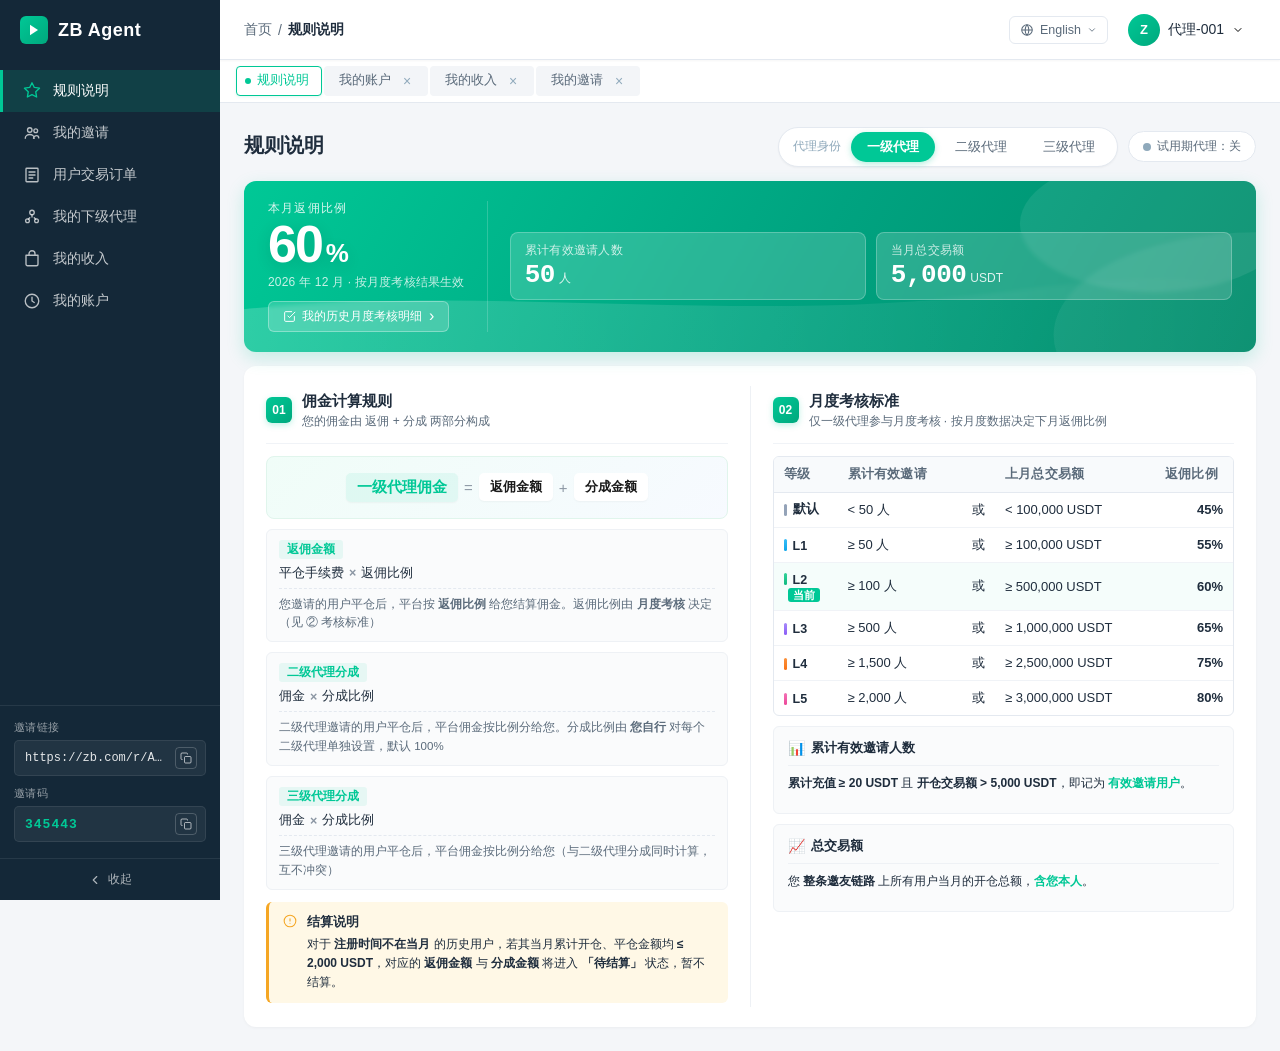
<file: rules.html>
<!DOCTYPE html>
<html lang="zh-CN">
<head>
  <meta charset="UTF-8">
  <meta name="viewport" content="width=device-width, initial-scale=1.0">
  <meta http-equiv="Cache-Control" content="no-cache, no-store, must-revalidate">
  <meta http-equiv="Pragma" content="no-cache">
  <meta http-equiv="Expires" content="0">
  <title>规则说明</title>
  <link rel="stylesheet" href="assets/css/common.css?v=8">
</head>
<body data-title="规则说明">
  <div id="app"></div>
  <script src="assets/js/common.js?v=8"></script>
  <script>
    /* =================================================================
       规则说明页 · v5
       结构（按需求文档）：
         1. 顶部：角色切换 + 试用期代理开关
         2. 试用期代理提示条（仅试用期代理可见，显示到期日）
         3. Hero 横幅：当月返佣比例
         4. 运营信息卡（邀请链接 / 邀请码 / L1 额外指标）
         5. 主卡：佣金计算规则 + 月度考核标准
       字段差异：
         L1 显示：邀请链接 / 邀请码 / 累计有效邀请人数 / 当月总交易额
         L2 显示：邀请链接 / 邀请码（不展示后两个 KPI）
       ================================================================= */

    /* ============== Toast（页面级反馈：测试开关、侧栏复制等共用） ============== */
    function toast(msg, type) {
      const t = document.createElement('div');
      t.className = `toast toast-${type || 'success'}`;
      t.innerHTML = `<span class="toast-ico">${type === 'danger' ? '✕' : '✓'}</span>${msg}`;
      document.body.appendChild(t);
      requestAnimationFrame(() => t.classList.add('show'));
      setTimeout(() => { t.classList.remove('show'); setTimeout(() => t.remove(), 250); }, 2000);
    }

    /* ============== Mock 数据 ============== */
    // AGENT_INFO 已在 common.js 中定义（全站共享），此处直接引用
    // 字段：link / code / validInvite / monthVolume / rebateRate / hasAssessmentHistory

    /* ============== Mock 数据：月度考核（仅 L1 用） ============== */
    // period       - 考核周期（月份）
    // validInvite  - 当月有效邀请人数
    // monthVolume  - 当月总交易额（USDT）
    // statTime     - 统计时间
    // rate         - 考核获取的下月返佣比例
    const ASSESSMENT_DATA = [
      { period: '2026-05', validInvite: 56, monthVolume: 50000, statTime: '2026-06-01 00:00:10', rate: '55%' },
      { period: '2026-04', validInvite: 20, monthVolume: 50000, statTime: '2026-05-01 00:00:10', rate: '45%' },
      { period: '2026-03', validInvite: 18, monthVolume: 28000, statTime: '2026-04-01 00:00:10', rate: '45%' },
      { period: '2026-02', validInvite: 12, monthVolume: 15000, statTime: '2026-03-01 00:00:10', rate: '45%' },
      { period: '2026-01', validInvite:  8, monthVolume:  9000, statTime: '2026-02-01 00:00:10', rate: '45%' },
    ];

    // 快照 ①：有效邀请人（按周期分组）
    // 字段：email / registerTime / cumulativeDeposit / cumulativeOpenVolume / monthOpenVolume
    const INVITE_SNAPSHOT = {
      '2026-05': [
        { uid: 'U2026005', email: '202605285@qq.com', registerTime: '2026-05-31 15:34:10', cumulativeDeposit: 120,  cumulativeOpenVolume: 7800,  monthOpenVolume: 5000 },
        { uid: 'U2026006', email: '202605286@qq.com', registerTime: '2026-04-31 15:34:10', cumulativeDeposit: 80,   cumulativeOpenVolume: 6200,  monthOpenVolume: 1000 },
        { uid: 'U2026007', email: '202605287@qq.com', registerTime: '2026-05-15 09:21:00', cumulativeDeposit: 350,  cumulativeOpenVolume: 12300, monthOpenVolume: 8500 },
        { uid: 'U2026008', email: '202605288@qq.com', registerTime: '2026-03-12 18:42:30', cumulativeDeposit: 180,  cumulativeOpenVolume: 9800,  monthOpenVolume: 1500 },
      ],
      '2026-04': [
        { uid: 'U2026121', email: '202604121@qq.com', registerTime: '2026-04-05 12:30:00', cumulativeDeposit: 220,  cumulativeOpenVolume: 14500, monthOpenVolume: 6000 },
        { uid: 'U2026122', email: '202604122@qq.com', registerTime: '2026-03-20 09:00:00', cumulativeDeposit: 500,  cumulativeOpenVolume: 23400, monthOpenVolume: 2400 },
      ],
      '2026-03': [],
      '2026-02': [],
      '2026-01': [],
    };

    // 快照 ②：当月总交易额（按周期分组）
    // 说明：代理邀请链路上所有人（含代理自己）的开仓与平仓交易额
    // closeVolume = 该开仓订单当月已平仓的累计金额（持仓中订单可能 < openVolume）
    const VOLUME_SNAPSHOT = {
      '2026-05': [
        { uid: '—',         email: '代理本人',         inviter: '—',         openVolume: 12000, closeVolume: 11500, openTime: '2026-05-12 10:21:00', orderNo: 'TX20260512080' },
        { uid: 'U2026005', email: '202605285@qq.com', inviter: '代理本人',  openVolume:  5000, closeVolume:  5000, openTime: '2026-05-30 21:10:00', orderNo: 'TX20260530021' },
        { uid: 'U2026006', email: '202605286@qq.com', inviter: '代理本人',  openVolume:  3000, closeVolume:  3000, openTime: '2026-05-18 13:08:00', orderNo: 'TX20260518016' },
        { uid: 'U2026007', email: '202605287@qq.com', inviter: '代理本人',  openVolume:  8500, closeVolume:  6200, openTime: '2026-05-25 14:55:00', orderNo: 'TX20260525033' },
        { uid: 'U2026008', email: '202605288@qq.com', inviter: '代理本人',  openVolume: 21500, closeVolume: 21500, openTime: '2026-05-10 08:30:00', orderNo: 'TX20260510002' },
      ],
      '2026-04': [
        { uid: '—',         email: '代理本人',         inviter: '—',         openVolume:  8000, closeVolume:  8000, openTime: '2026-04-15 11:00:00', orderNo: 'TX20260415055' },
        { uid: 'U2026121', email: '202604121@qq.com', inviter: '代理本人',  openVolume:  6000, closeVolume:  4200, openTime: '2026-04-18 14:30:00', orderNo: 'TX20260418017' },
      ],
      '2026-03': [],
      '2026-02': [],
      '2026-01': [],
    };

    /* ============== 月度考核：表格 + 快照 渲染函数 ============== */
    function fmtUSDT(v) {
      return Number(v).toLocaleString('en-US', { minimumFractionDigits: 2, maximumFractionDigits: 2 }) + ' USDT';
    }
    /**
     * 把 "YYYY-MM" 转成考核周期对象：包含 月标签 + 起止日期范围短串
     * 例：'2026-05' → { month: '2026-05', range: '05-01 ~ 05-31' }
     */
    function formatPeriodRange(period) {
      const [y, m] = period.split('-').map(Number);
      // 用 new Date(y, m, 0) 取到上一个月的"最后一天" = 当前月的最大天数
      const lastDay = new Date(y, m, 0).getDate();
      const mm = String(m).padStart(2, '0');
      const dd = String(lastDay).padStart(2, '0');
      return { month: period, range: `${mm}-01 ~ ${mm}-${dd}` };
    }
    function asmtEmptyRow(cols) {
      return `<tr class="empty-row"><td colspan="${cols}" class="empty-cell">暂无资料</td></tr>`;
    }

    // 主表（带"快照"按钮）
    function renderAssessmentTable() {
      return `
        <table class="data-table biz-table asmt-table">
          <colgroup>
            <col style="width:18%">
            <col style="width:15%">
            <col style="width:24%">
            <col style="width:24%">
            <col style="width:19%">
          </colgroup>
          <thead>
            <tr>
              <th>考核周期</th>
              <th class="text-right">有效邀请人</th>
              <th class="text-right">当月总交易额</th>
              <th>统计时间</th>
              <th class="text-right">考核获取的返佣比例</th>
            </tr>
          </thead>
          <tbody>
            ${ASSESSMENT_DATA.length ? ASSESSMENT_DATA.map((r) => {
              const p = formatPeriodRange(r.period);
              return `
                <tr>
                  <td>
                    <div class="period-cell">
                      <span class="period-tag">${p.month}</span>
                      <span class="period-range">${p.range}</span>
                    </div>
                  </td>
                  <td class="text-right">
                    <button class="snap-link" data-act="open-invite" data-period="${r.period}">
                      <span class="num strong">${r.validInvite}</span>
                      <span class="unit">人</span>
                      <span class="snap-ico">›</span>
                    </button>
                  </td>
                  <td class="text-right">
                    <button class="snap-link" data-act="open-volume" data-period="${r.period}">
                      <span class="num strong">${fmtUSDT(r.monthVolume)}</span>
                      <span class="snap-ico">›</span>
                    </button>
                  </td>
                  <td class="muted">${r.statTime}</td>
                  <td class="text-right rate-cell">${r.rate}</td>
                </tr>
              `;
            }).join('') : asmtEmptyRow(5)}
          </tbody>
        </table>
      `;
    }

    // 快照 ①：有效邀请人明细（6 列：用户UID/邮箱/注册时间/累计充值/累计开仓/当月开仓）
    function renderInviteSnapTable(period) {
      const rows = INVITE_SNAPSHOT[period] || [];
      return `
        <table class="data-table biz-table snap-table">
          <colgroup>
            <col style="width:14%">
            <col style="width:22%">
            <col style="width:16%">
            <col style="width:15%">
            <col style="width:17%">
            <col style="width:16%">
          </colgroup>
          <thead>
            <tr>
              <th>用户UID</th>
              <th>用户邮箱</th>
              <th>注册时间</th>
              <th class="text-right">累计充值金额</th>
              <th class="text-right">累计开仓交易额</th>
              <th class="text-right">当月开仓交易额</th>
            </tr>
          </thead>
          <tbody>
            ${rows.length ? rows.map((u) => `
              <tr>
                <td><span class="uid-text">${u.uid}</span></td>
                <td><span class="link-text">${u.email}</span></td>
                <td class="muted">${u.registerTime}</td>
                <td class="text-right num">${fmtUSDT(u.cumulativeDeposit)}</td>
                <td class="text-right num">${fmtUSDT(u.cumulativeOpenVolume)}</td>
                <td class="text-right num strong">${fmtUSDT(u.monthOpenVolume)}</td>
              </tr>
            `).join('') : asmtEmptyRow(6)}
          </tbody>
        </table>
      `;
    }

    // 快照 ②：当月总交易额明细（7 列：用户UID/用户邮箱/邀请人邮箱/开仓交易额/平仓交易额/开仓时间/开仓单号）
    function renderVolumeSnapTable(period) {
      const rows = VOLUME_SNAPSHOT[period] || [];
      return `
        <table class="data-table biz-table snap-table">
          <colgroup>
            <col style="width:11%">
            <col style="width:18%">
            <col style="width:15%">
            <col style="width:13%">
            <col style="width:13%">
            <col style="width:15%">
            <col style="width:15%">
          </colgroup>
          <thead>
            <tr>
              <th>用户UID</th>
              <th>用户邮箱</th>
              <th>邀请人邮箱</th>
              <th class="text-right">开仓交易额</th>
              <th class="text-right">平仓交易额</th>
              <th>开仓时间</th>
              <th>开仓单号</th>
            </tr>
          </thead>
          <tbody>
            ${rows.length ? rows.map((r) => `
              <tr>
                <td><span class="uid-text">${r.uid}</span></td>
                <td><span class="link-text">${r.email}</span></td>
                <td><span class="muted">${r.inviter}</span></td>
                <td class="text-right num strong">${fmtUSDT(r.openVolume)}</td>
                <td class="text-right num">${fmtUSDT(r.closeVolume)}</td>
                <td class="muted">${r.openTime}</td>
                <td class="mono">${r.orderNo}</td>
              </tr>
            `).join('') : asmtEmptyRow(7)}
          </tbody>
        </table>
      `;
    }

    /* ============== 弹窗工具 ============== */
    function openModal(id)  { document.getElementById(id).classList.add('show'); }
    function closeModal(id) { document.getElementById(id).classList.remove('show'); }

    function openAssessmentModal() {
      document.getElementById('asmtMainTableWrap').innerHTML = renderAssessmentTable();
      openModal('asmtMainModal');
      bindAssessmentSnapButtons();
    }
    function openInviteSnap(period) {
      document.getElementById('asmtInvitePeriod').textContent = period;
      document.getElementById('asmtInviteTableWrap').innerHTML = renderInviteSnapTable(period);
      openModal('asmtInviteModal');
    }
    function openVolumeSnap(period) {
      document.getElementById('asmtVolumePeriod').textContent = period;
      document.getElementById('asmtVolumeTableWrap').innerHTML = renderVolumeSnapTable(period);
      openModal('asmtVolumeModal');
    }

    function bindAssessmentSnapButtons() {
      document.querySelectorAll('#asmtMainModal [data-act="open-invite"]').forEach((b) => {
        b.addEventListener('click', () => openInviteSnap(b.dataset.period));
      });
      document.querySelectorAll('#asmtMainModal [data-act="open-volume"]').forEach((b) => {
        b.addEventListener('click', () => openVolumeSnap(b.dataset.period));
      });
    }

    /* ============== 试用期代理标记 ============== */
    // localStorage: zb_agent_test = '1' 表示试用期代理
    //               zb_agent_test_expire = 'YYYY-MM-DD' 试用到期时间
    const TEST_KEY        = 'zb_agent_test';
    const TEST_EXPIRE_KEY = 'zb_agent_test_expire';

    function isTestAgent() {
      try { return localStorage.getItem(TEST_KEY) === '1'; }
      catch (e) { return false; }
    }
    function getTestExpire() {
      try {
        let v = localStorage.getItem(TEST_EXPIRE_KEY);
        if (!v) {
          // 首次进入测试模式：默认到期日为 3 个月后
          const d = new Date();
          d.setMonth(d.getMonth() + 3);
          v = `${d.getFullYear()}-${String(d.getMonth() + 1).padStart(2, '0')}-${String(d.getDate()).padStart(2, '0')}`;
          localStorage.setItem(TEST_EXPIRE_KEY, v);
        }
        return v;
      } catch (e) { return '—'; }
    }
    function setTestAgent(on) {
      try {
        localStorage.setItem(TEST_KEY, on ? '1' : '0');
        if (!on) localStorage.removeItem(TEST_EXPIRE_KEY);
      } catch (e) {}
    }

    /* ============== Hero 公式 ============== */
    function heroFormula(parts) {
      return `<div class="hero-formula">${parts.map((p, i) => {
        if (['=', '+', '−', '×'].includes(p)) return `<span class="hf-op">${p}</span>`;
        return `<span class="hf-var${i === 0 ? ' hf-result' : ''}">${p}</span>`;
      }).join('')}</div>`;
    }

    /* ============== 结算说明（按角色生成） ============== */
    // L1 / L2：两种收入（返佣 + 分成）都受影响
    // L3：最底层代理，没有分成收入，只受返佣影响
    function settleTip(role) {
      const incomePart = role === 'L3'
        ? '<b>返佣金额</b>'
        : '<b>返佣金额</b> 与 <b>分成金额</b>';
      return `
        <div class="settle-tip">
          <svg viewBox="0 0 24 24" width="14" height="14" fill="none">
            <circle cx="12" cy="12" r="10" stroke="currentColor" stroke-width="1.8"/>
            <path d="M12 8v4 M12 16h.01" stroke="currentColor" stroke-width="1.8" stroke-linecap="round"/>
          </svg>
          <div class="settle-tip-text">
            <div class="settle-tip-title">结算说明</div>
            <p>对于 <b>注册时间不在当月</b> 的历史用户，若其当月累计开仓、平仓金额均 <b>≤ 2,000 USDT</b>，对应的 ${incomePart} 将进入 <b class="text-warning">「待结算」</b> 状态，暂不结算。</p>
          </div>
        </div>
      `;
    }

    /* ============== 阶梯表（月度考核标准） ============== */
    const TIER_DATA = [
      { lvl: '默认', cls: 'bar-0', invite: '< 50 人',    amount: '< 100,000 USDT',   rate: '45%' },
      { lvl: 'L1',   cls: 'bar-1', invite: '≥ 50 人',    amount: '≥ 100,000 USDT',   rate: '55%' },
      { lvl: 'L2',   cls: 'bar-2', invite: '≥ 100 人',   amount: '≥ 500,000 USDT',   rate: '60%' },
      { lvl: 'L3',   cls: 'bar-3', invite: '≥ 500 人',   amount: '≥ 1,000,000 USDT', rate: '65%' },
      { lvl: 'L4',   cls: 'bar-4', invite: '≥ 1,500 人', amount: '≥ 2,500,000 USDT', rate: '75%' },
      { lvl: 'L5',   cls: 'bar-5', invite: '≥ 2,000 人', amount: '≥ 3,000,000 USDT', rate: '80%' },
    ];
    const TIER_TABLE = `
      <div class="tier-wrap">
        <table class="tier-pro">
          <colgroup>
            <col style="width:64px"><col><col style="width:28px"><col><col style="width:78px">
          </colgroup>
          <thead>
            <tr><th>等级</th><th>累计有效邀请</th><th></th><th>上月总交易额</th><th class="text-right">返佣比例</th></tr>
          </thead>
          <tbody>
            ${TIER_DATA.map((t, i) => `
              <tr ${i === 2 ? 'class="tier-current"' : ''}>
                <td><span class="lvl-bar ${t.cls}"></span><span class="lvl-name">${t.lvl}</span>${i === 2 ? '<span class="now-tag">当前</span>' : ''}</td>
                <td>${t.invite}</td>
                <td class="or-cell">或</td>
                <td>${t.amount}</td>
                <td class="text-right rate">${t.rate}</td>
              </tr>
            `).join('')}
          </tbody>
        </table>
      </div>
    `;

    /* ============== 一级代理 · 主卡视图 ============== */
    const VIEW_L1 = `
      <article class="chapter">
        <header class="chapter-head">
          <span class="chapter-num">01</span>
          <div class="chapter-head-text">
            <h2 class="chapter-title">佣金计算规则</h2>
            <p class="chapter-sub">您的佣金由 返佣 + 分成 两部分构成</p>
          </div>
        </header>

        ${heroFormula(['一级代理佣金', '=', '返佣金额', '+', '分成金额'])}

        <div class="break-grid">
          <div class="break-item">
            <div class="break-key">返佣金额</div>
            <div class="break-formula">
              <span class="bf-var">平仓手续费</span>
              <span class="bf-op">×</span>
              <span class="bf-var">返佣比例</span>
            </div>
            <div class="break-note">您邀请的用户平仓后，平台按 <b>返佣比例</b> 给您结算佣金。返佣比例由 <b>月度考核</b> 决定（见 ② 考核标准）</div>
          </div>
          <div class="break-item">
            <div class="break-key">二级代理分成</div>
            <div class="break-formula">
              <span class="bf-var">佣金</span>
              <span class="bf-op">×</span>
              <span class="bf-var">分成比例</span>
            </div>
            <div class="break-note">二级代理邀请的用户平仓后，平台佣金按比例分给您。分成比例由 <b>您自行</b> 对每个二级代理单独设置，默认 100%</div>
          </div>
          <div class="break-item">
            <div class="break-key">三级代理分成</div>
            <div class="break-formula">
              <span class="bf-var">佣金</span>
              <span class="bf-op">×</span>
              <span class="bf-var">分成比例</span>
            </div>
            <div class="break-note">三级代理邀请的用户平仓后，平台佣金按比例分给您（与二级代理分成同时计算，互不冲突）</div>
          </div>
        </div>

        ${settleTip('L1')}
      </article>

      <article class="chapter">
        <header class="chapter-head">
          <span class="chapter-num">02</span>
          <div class="chapter-head-text">
            <h2 class="chapter-title">月度考核标准</h2>
            <p class="chapter-sub">仅一级代理参与月度考核 · 按月度数据决定下月返佣比例</p>
          </div>
        </header>

        ${TIER_TABLE}

        <div class="stats-grid">
          <div class="stats-item">
            <div class="stats-head"><span class="stats-icon">📊</span><span class="stats-title">累计有效邀请人数</span></div>
            <div class="stats-body">
              <p class="stats-text"><b>累计充值 ≥ 20 USDT</b> 且 <b>开仓交易额 &gt; 5,000 USDT</b>，即记为 <b class="text-primary">有效邀请用户</b>。</p>
            </div>
          </div>

          <div class="stats-item">
            <div class="stats-head"><span class="stats-icon">📈</span><span class="stats-title">总交易额</span></div>
            <div class="stats-body">
              <p class="stats-text">您 <b>整条邀友链路</b> 上所有用户当月的开仓总额，<b class="text-primary">含您本人</b>。</p>
            </div>
          </div>
        </div>
      </article>
    `;

    /* ============== 三级代理 · 主卡视图 ============== */
    const VIEW_L3 = `
      <article class="chapter">
        <header class="chapter-head">
          <span class="chapter-num">01</span>
          <div class="chapter-head-text">
            <h2 class="chapter-title">佣金计算规则</h2>
            <p class="chapter-sub">佣金 = 平仓手续费 × 返佣比例</p>
          </div>
        </header>

        ${heroFormula(['三级代理佣金', '=', '平仓手续费', '×', '返佣比例'])}

        <div class="break-grid">
          <div class="break-item">
            <div class="break-key">返佣金额</div>
            <div class="break-formula">
              <span class="bf-var">平仓手续费</span>
              <span class="bf-op">×</span>
              <span class="bf-var">返佣比例</span>
            </div>
            <div class="break-note">您邀请的用户平仓后，按您的 <b>返佣比例</b> 结算佣金</div>
          </div>
        </div>

        ${settleTip('L3')}
      </article>
    `;

    /* ============== 二级代理 · 主卡视图 ============== */
    const VIEW_L2 = `
      <article class="chapter">
        <header class="chapter-head">
          <span class="chapter-num">01</span>
          <div class="chapter-head-text">
            <h2 class="chapter-title">佣金计算规则</h2>
            <p class="chapter-sub">您的佣金由 返佣 + 分成 两部分构成</p>
          </div>
        </header>

        ${heroFormula(['二级代理佣金', '=', '返佣金额', '+', '分成金额'])}

        <div class="break-grid">
          <div class="break-item">
            <div class="break-key">返佣金额</div>
            <div class="break-formula">
              <span class="bf-var">平仓手续费</span>
              <span class="bf-op">×</span>
              <span class="bf-var">返佣比例</span>
            </div>
            <div class="break-note">您邀请的用户平仓后，按您的 <b>返佣比例</b> 结算佣金</div>
          </div>
          <div class="break-item">
            <div class="break-key">分成金额</div>
            <div class="break-formula">
              <span class="bf-var">下级三级代理佣金</span>
              <span class="bf-op">×</span>
              <span class="bf-var">分成比例</span>
            </div>
            <div class="break-note">分成比例由 <b>您自行</b> 对每个三级代理单独设置，默认 100%</div>
          </div>
        </div>

        ${settleTip('L2')}
      </article>
    `;

    /* ============== Hero 横幅（返佣比例 + 运营信息合并展示） ============== */
    // 布局：左 = 返佣比例大数字；右 = 运营信息（链接/邀请码 + L1 额外 KPI）
    //
    // 返佣比例展示规则（按角色动态计算）：
    //   L1 → 直接显示考核返佣比例 r_A
    //   L2 → r_A × (1 − s_AB)，副文案展示折算来源
    //   L3 → r_A × (1 − s_AB) × (1 − s_BC)，同上
    function renderRateBanner(role) {
      const isL1 = role === 'L1';
      const rate = effectiveRebateRate(role);  // 按角色折算
      const d    = new Date();
      const yyyy = d.getFullYear();
      const mm   = String(d.getMonth() + 1).padStart(2, '0');

      // 副文案：仅 L1 显示"按月度考核结果生效"；L2/L3 不展示折算来源（隐性规则）
      const footText = isL1
        ? `${yyyy} 年 ${mm} 月 · 按月度考核结果生效`
        : '';

      // KPI 行（累计有效邀请人数 / 当月总交易额）：仅 L1 显示；L2 / L3 不展示
      const kpiRow = isL1 ? `
        <div class="bi-row bi-row-kpi">
          <div class="bi-cell bi-kpi">
            <div class="bi-label">累计有效邀请人数</div>
            <div class="bi-kpi-row">
              <span class="bi-kpi-num">${AGENT_INFO.validInvite}</span>
              <span class="bi-kpi-unit">人</span>
            </div>
          </div>
          <div class="bi-cell bi-kpi">
            <div class="bi-label">当月总交易额</div>
            <div class="bi-kpi-row">
              <span class="bi-kpi-num">${AGENT_INFO.monthVolume.toLocaleString('en-US')}</span>
              <span class="bi-kpi-unit">USDT</span>
            </div>
          </div>
        </div>
      ` : '';

      return `
        <section class="rate-banner">
          <svg class="banner-deco" viewBox="0 0 600 200" preserveAspectRatio="none" aria-hidden="true">
            <defs>
              <linearGradient id="wave-grad" x1="0" y1="0" x2="1" y2="0">
                <stop offset="0%" stop-color="rgba(255,255,255,0.18)"/>
                <stop offset="100%" stop-color="rgba(255,255,255,0)"/>
              </linearGradient>
            </defs>
            <circle cx="540" cy="50"  r="80"  fill="rgba(255,255,255,0.08)"/>
            <circle cx="600" cy="180" r="120" fill="rgba(255,255,255,0.06)"/>
            <path d="M0,150 C150,120 300,170 450,130 S600,140 600,140 L600,200 L0,200 Z"
              fill="url(#wave-grad)"/>
          </svg>

          <div class="banner-inner">
            <!-- 左：返佣比例大数字 + 副文案（仅 L1 显示） -->
            <div class="banner-left">
              <div class="banner-eyebrow">本月返佣比例</div>
              <div class="banner-rate">
                <span class="banner-num">${rate}</span><span class="banner-pct">%</span>
              </div>
              ${footText ? `<div class="banner-foot">${footText}</div>` : ''}
              ${isL1 && AGENT_INFO.hasAssessmentHistory ? `
                <button type="button" class="banner-btn" data-act="open-asmt">
                  <svg viewBox="0 0 24 24" width="13" height="13" fill="none" stroke="currentColor" stroke-width="1.8" stroke-linecap="round" stroke-linejoin="round">
                    <path d="M9 11l3 3L22 4 M21 12v7a2 2 0 0 1-2 2H5a2 2 0 0 1-2-2V5a2 2 0 0 1 2-2h11"/>
                  </svg>
                  <span>我的历史月度考核明细</span>
                  <span class="banner-btn-arrow">›</span>
                </button>
              ` : ''}
            </div>

            ${isL1 ? `
              <!-- 中：竖向分隔线（仅 L1：右侧才有 KPI） -->
              <div class="banner-divider"></div>
              <!-- 右：KPI（累计有效邀请人数 / 当月总交易额，仅 L1） -->
              <div class="banner-right">
                ${kpiRow}
              </div>
            ` : ''}
          </div>
        </section>
      `;
    }

    /* ============== 试用期代理提示条 ============== */
    function renderTestNotice() {
      if (!isTestAgent()) return '';
      const expire = getTestExpire();
      return `
        <div class="test-notice">
          <svg viewBox="0 0 24 24" width="16" height="16" fill="none">
            <circle cx="12" cy="12" r="10" stroke="currentColor" stroke-width="1.8"/>
            <path d="M12 8v4 M12 16h.01" stroke="currentColor" stroke-width="1.8" stroke-linecap="round"/>
          </svg>
          <span>您当前为 <b>试用期代理</b>，试用到期时间：<b class="test-date">${expire}</b></span>
        </div>
      `;
    }

    /* ============== 主框架 ============== */
    const PAGE_CONTENT = `
      <div class="page-header">
        <div class="title-row">
          <h1 class="page-title">规则说明</h1>
          <div class="role-switch-wrap">
            <div class="role-switch">
              <span class="role-label">代理身份</span>
              <button class="role-pill active" data-role="L1">一级代理</button>
              <button class="role-pill" data-role="L2">二级代理</button>
              <button class="role-pill" data-role="L3">三级代理</button>
            </div>
            <button class="test-toggle" id="btnTestToggle">
              <span class="test-toggle-dot"></span>
              <span id="testToggleText">试用期代理：关</span>
            </button>
          </div>
        </div>
      </div>

      <div id="testNotice"></div>
      <div id="rateBanner"></div>

      <main class="main-card">
        <div id="rulesBody"></div>
      </main>

      <!-- 月度考核 主弹窗（仅 L1 + 有历史时可触发） -->
      <div class="modal" id="asmtMainModal">
        <div class="modal-mask" data-act="close-asmt-main"></div>
        <div class="modal-body modal-asmt">
          <div class="modal-head">
            <h3>我的历史月度考核明细</h3>
            <button class="modal-close" data-act="close-asmt-main">✕</button>
          </div>
          <div class="modal-content">
            <p class="modal-sub">月度考核数据按月汇总；点击「有效邀请人」或「当月总交易额」数字可查看明细快照。</p>
            <div class="table-wrap" id="asmtMainTableWrap"></div>
          </div>
        </div>
      </div>

      <!-- 快照 ①：有效邀请人 -->
      <div class="modal modal-snap-level" id="asmtInviteModal">
        <div class="modal-mask" data-act="close-asmt-invite"></div>
        <div class="modal-body modal-snap">
          <div class="modal-head">
            <h3>有效邀请人（快照明细）</h3>
            <span class="modal-period" id="asmtInvitePeriod">2026-05</span>
            <button class="modal-close" data-act="close-asmt-invite">✕</button>
          </div>
          <div class="modal-content">
            <div class="table-wrap" id="asmtInviteTableWrap"></div>
          </div>
        </div>
      </div>

      <!-- 快照 ②：当月总交易额 -->
      <div class="modal modal-snap-level" id="asmtVolumeModal">
        <div class="modal-mask" data-act="close-asmt-volume"></div>
        <div class="modal-body modal-snap modal-snap-wide">
          <div class="modal-head">
            <h3>当月总交易额（快照明细）</h3>
            <span class="modal-period" id="asmtVolumePeriod">2026-05</span>
            <button class="modal-close" data-act="close-asmt-volume">✕</button>
          </div>
          <div class="modal-content">
            <div class="modal-tip">
              代理 <b>邀请链路上所有人</b> 的开仓交易额，<b>包括代理自己</b>。
            </div>
            <div class="table-wrap" id="asmtVolumeTableWrap"></div>
          </div>
        </div>
      </div>
    `;

    /* ============== 切换逻辑 ============== */
    const STORAGE_KEY = 'zb_agent_role';

    function renderRole(role) {
      const body    = document.getElementById('rulesBody');
      const banner  = document.getElementById('rateBanner');
      const notice  = document.getElementById('testNotice');
      if (!body || !banner) return;

      // L1 → VIEW_L1（含双收入 + 月度考核）
      // L2 → VIEW_L2（双收入：返佣 + 分成）
      // L3 → VIEW_L3（单收入：扣除一级 + 二级分成后的剩余）
      body.innerHTML   = role === 'L1' ? VIEW_L1
                       : role === 'L3' ? VIEW_L3
                       : VIEW_L2;
      banner.innerHTML = renderRateBanner(role);
      notice.innerHTML = renderTestNotice();

      document.querySelectorAll('.role-pill').forEach((btn) => {
        btn.classList.toggle('active', btn.dataset.role === role);
      });
      try { localStorage.setItem(STORAGE_KEY, role); } catch (e) {}

      if (typeof refreshSidebar === 'function') refreshSidebar();
    }

    function refreshTestToggleUI() {
      const on = isTestAgent();
      const btn = document.getElementById('btnTestToggle');
      const txt = document.getElementById('testToggleText');
      if (!btn || !txt) return;
      btn.classList.toggle('on', on);
      txt.textContent = on ? '试用期代理：开' : '试用期代理：关';
    }

    window.onPageReady = function () {
      const saved = (function () {
        try { return localStorage.getItem(STORAGE_KEY); } catch (e) { return null; }
      })() || 'L1';
      renderRole(saved);
      refreshTestToggleUI();

      document.querySelectorAll('.role-pill').forEach((btn) => {
        btn.addEventListener('click', () => renderRole(btn.dataset.role));
      });

      const btnTest = document.getElementById('btnTestToggle');
      if (btnTest) {
        btnTest.addEventListener('click', () => {
          const next = !isTestAgent();
          setTestAgent(next);
          refreshTestToggleUI();
          // 切换后刷新测试提示条
          document.getElementById('testNotice').innerHTML = renderTestNotice();
          toast(next ? '已开启试用期代理模式' : '已关闭试用期代理模式', 'success');
        });
      }

      // 月度考核弹窗：打开（事件委托，因为按钮在 renderRateBanner 里动态渲染）
      document.body.addEventListener('click', (e) => {
        const target = e.target.closest('[data-act="open-asmt"]');
        if (target) openAssessmentModal();
      });
      // 月度考核弹窗：关闭（主 + 2 个快照子弹窗）
      document.querySelectorAll('[data-act="close-asmt-main"]').forEach((el) => {
        el.addEventListener('click', () => closeModal('asmtMainModal'));
      });
      document.querySelectorAll('[data-act="close-asmt-invite"]').forEach((el) => {
        el.addEventListener('click', () => closeModal('asmtInviteModal'));
      });
      document.querySelectorAll('[data-act="close-asmt-volume"]').forEach((el) => {
        el.addEventListener('click', () => closeModal('asmtVolumeModal'));
      });
    };

    initLayout(PAGE_CONTENT);
  </script>

  <style>
    /* —————————————————————————————————————— 顶部标题行 */
    .page-header { margin-bottom: 14px; }
    .title-row {
      display: flex; align-items: center; justify-content: space-between;
      gap: 16px; flex-wrap: wrap;
    }
    .role-switch-wrap {
      display: inline-flex; align-items: center; gap: 10px;
    }
    .role-switch {
      display: inline-flex; align-items: center; gap: 4px;
      background: #fff; padding: 4px 6px 4px 14px;
      border-radius: 999px; border: 1px solid var(--color-border);
      box-shadow: var(--shadow-sm);
    }
    .role-label { font-size: var(--fs-meta); color: var(--color-text-muted); margin-right: 6px; }
    .role-pill {
      padding: 6px 16px; border-radius: 999px;
      font-size: var(--fs-body); color: var(--color-text-secondary); transition: all 0.2s;
      font-family: inherit; border: none; cursor: pointer; background: transparent;
    }
    .role-pill:hover { color: var(--color-primary); }
    .role-pill.active {
      background: var(--color-primary); color: #fff; font-weight: 600;
      box-shadow: 0 2px 6px rgba(0, 200, 150, 0.3);
    }

    /* 试用期代理开关 pill */
    .test-toggle {
      display: inline-flex; align-items: center; gap: 6px;
      padding: 6px 14px;
      background: #fff;
      border: 1px solid var(--color-border);
      border-radius: 999px;
      font-size: var(--fs-meta);
      color: var(--color-text-secondary);
      font-family: inherit; cursor: pointer;
      transition: all 0.15s;
    }
    .test-toggle:hover { border-color: var(--color-warning); color: var(--color-warning); }
    .test-toggle-dot {
      width: 8px; height: 8px; border-radius: 50%;
      background: var(--color-text-muted);
      transition: background 0.15s;
    }
    .test-toggle.on { background: #fff8e6; border-color: #fde68a; color: #b45309; }
    .test-toggle.on .test-toggle-dot { background: var(--color-warning); }

    /* —————————————————————————————————————— 试用期代理提示条 */
    .test-notice {
      display: flex; align-items: center; gap: 8px;
      padding: 10px 14px;
      background: #fff8e6;
      border: 1px solid #fde68a;
      border-radius: 8px;
      font-size: var(--fs-body-sm);
      color: #92400e;
      margin-bottom: 12px;
    }
    .test-notice svg { color: var(--color-warning); flex-shrink: 0; }
    .test-notice b { color: var(--color-text); font-weight: var(--fw-semibold); }
    .test-date { color: var(--color-danger); font-family: ui-monospace, monospace; }

    /* —————————————————————————————————————— Hero 横幅（合并：返佣比例 + 运营信息） */
    .rate-banner {
      position: relative;
      background: linear-gradient(120deg, #00c896 0%, #00a380 55%, #008b6a 100%);
      border-radius: 12px;
      padding: 20px 24px;
      margin-bottom: 14px;
      overflow: hidden;
      box-shadow: 0 6px 18px rgba(0, 200, 150, 0.2);
    }
    .banner-deco {
      position: absolute; inset: 0;
      width: 100%; height: 100%;
      pointer-events: none;
    }
    .banner-inner {
      position: relative; z-index: 1;
      display: flex; align-items: stretch; gap: 22px;
    }

    /* 左：返佣比例 */
    .banner-left {
      color: #fff;
      flex-shrink: 0;
      min-width: 180px;
      display: flex; flex-direction: column; justify-content: center;
    }
    .banner-eyebrow {
      font-size: var(--fs-mini);
      color: rgba(255,255,255,0.85);
      letter-spacing: 1.2px;
      margin-bottom: 2px;
      text-transform: uppercase;
    }
    .banner-rate {
      display: flex; align-items: baseline; gap: 2px;
      color: #fff;
      text-shadow: 0 4px 16px rgba(0,0,0,0.12);
    }
    .banner-num { font-size: 52px; font-weight: 900; letter-spacing: -2px; line-height: 1; }
    .banner-pct { font-size: 26px; font-weight: 700; margin-left: 2px; }
    .banner-foot {
      margin-top: 4px;
      font-size: var(--fs-meta);
      color: rgba(255,255,255,0.78);
      letter-spacing: 0.2px;
    }

    /* Hero 横幅内的跳转按钮（仅 L1 + 有历史考核数据时显示） */
    .banner-btn {
      display: inline-flex;
      align-items: center;
      gap: 6px;
      margin-top: 10px;
      padding: 6px 14px;
      background: rgba(255, 255, 255, 0.16);
      border: 1px solid rgba(255, 255, 255, 0.32);
      border-radius: 6px;
      color: #fff;
      font-size: var(--fs-meta);
      font-weight: var(--fw-medium);
      text-decoration: none;
      transition: all 0.18s;
      width: fit-content;
      backdrop-filter: blur(2px);
    }
    .banner-btn:hover {
      background: #fff;
      color: var(--color-primary);
      border-color: #fff;
      box-shadow: 0 3px 10px rgba(0, 0, 0, 0.12);
    }
    .banner-btn:hover .banner-btn-arrow { transform: translateX(2px); }
    .banner-btn-arrow {
      font-size: 16px;
      line-height: 1;
      margin-left: 1px;
      transition: transform 0.18s;
    }

    /* 中：竖向分隔线 */
    .banner-divider {
      width: 1px;
      align-self: stretch;
      background: rgba(255,255,255,0.18);
      flex-shrink: 0;
    }

    /* 右：L1 才有的 KPI 区域 */
    .banner-right {
      flex: 1 1 auto; min-width: 0;
      display: flex; align-items: center;
    }
    .bi-row {
      display: grid;
      gap: 10px;
      width: 100%;
    }
    .bi-row-kpi { grid-template-columns: 1fr 1fr; }

    .bi-cell {
      padding: 10px 14px;
      background: rgba(255,255,255,0.16);
      border: 1px solid rgba(255,255,255,0.24);
      border-radius: 8px;
      min-width: 0;
      backdrop-filter: blur(2px);
    }
    .bi-label {
      font-size: var(--fs-mini);
      color: rgba(255,255,255,0.78);
      margin-bottom: 3px;
      letter-spacing: 0.3px;
    }
    .mono {
      font-family: ui-monospace, 'SF Mono', Consolas, monospace;
    }

    /* KPI 单元格：累计有效邀请 / 当月总交易额 */
    .bi-kpi {
      display: flex; flex-direction: column; justify-content: center;
    }
    .bi-kpi-row {
      display: flex; align-items: baseline; gap: 4px;
    }
    .bi-kpi-num {
      font-family: ui-monospace, 'SF Mono', Consolas, monospace;
      font-size: 26px;
      font-weight: var(--fw-bold);
      color: #fff;
      letter-spacing: -0.5px;
      line-height: 1.1;
    }
    .bi-kpi-unit {
      font-size: var(--fs-meta);
      color: rgba(255,255,255,0.85);
    }

    /* —————————————————————————————————————— 主卡（佣金规则 + 考核标准） */
    .main-card {
      background: #fff; border-radius: 12px;
      padding: 20px 22px;
      box-shadow: 0 1px 3px rgba(0,0,0,0.04);
      min-width: 0;
    }
    #rulesBody {
      display: flex;
      align-items: stretch;
      gap: 0;
    }
    .chapter { flex: 1 1 0; min-width: 0; padding: 4px 0; }
    .chapter:first-of-type { padding-right: 22px; }
    .chapter:last-of-type {
      padding-left: 22px;
      border-left: 1px solid #eef1f5;
    }
    /* L2 视图只剩一个章节时：取消左右内边距和分隔线 */
    .chapter:only-of-type {
      padding-left: 0;
      padding-right: 0;
      border-left: none;
    }
    .break-grid, .stats-grid {
      grid-template-columns: 1fr !important;
      gap: 10px !important;
    }

    /* 章节头 */
    .chapter-head {
      display: flex; align-items: center; gap: 10px;
      margin-bottom: 12px;
      padding-bottom: 12px;
      border-bottom: 1px solid #f0f3f7;
    }
    .chapter-num {
      flex-shrink: 0;
      width: 26px; height: 26px;
      border-radius: 6px;
      background: linear-gradient(135deg, #00c896 0%, #00a87d 100%);
      color: #fff; font-size: var(--fs-meta); font-weight: var(--fw-bold);
      display: flex; align-items: center; justify-content: center;
      box-shadow: 0 2px 6px rgba(0, 200, 150, 0.25);
    }
    .chapter-head-text { min-width: 0; }
    .chapter-title {
      font-size: var(--fs-h2); font-weight: var(--fw-bold);
      color: var(--color-text); line-height: var(--lh-tight);
    }
    .chapter-sub {
      font-size: var(--fs-meta); color: var(--color-text-secondary);
      line-height: var(--lh-normal); margin-top: 1px;
    }

    /* Hero 公式 */
    .hero-formula {
      display: flex; align-items: center; justify-content: center;
      flex-wrap: wrap; gap: 6px;
      padding: 16px 12px; margin: 0 0 10px;
      background: linear-gradient(135deg, #f0fdf8 0%, #f7faff 100%);
      border-radius: 8px; border: 1px solid #e0f5ec;
    }
    .hf-var {
      font-size: var(--fs-body); font-weight: var(--fw-semibold); color: #1a1a1a;
      padding: 5px 11px; background: #fff; border-radius: 5px;
      box-shadow: 0 1px 2px rgba(0,0,0,0.04);
    }
    .hf-result {
      color: var(--color-primary); font-size: var(--fs-h2);
      background: rgba(0, 200, 150, 0.08);
    }
    .hf-op { color: #8b96a3; font-size: var(--fs-h2); font-weight: var(--fw-medium); }

    /* 公式拆解 */
    .break-grid { display: grid; grid-template-columns: 1fr 1fr; gap: 10px; }
    .break-item {
      padding: 10px 12px;
      background: #fafbfc; border-radius: 6px; border: 1px solid #eef1f5;
    }
    .break-key {
      display: inline-block; font-size: var(--fs-meta); font-weight: var(--fw-semibold);
      color: var(--color-primary);
      padding: 1px 8px; background: rgba(0, 200, 150, 0.08);
      border-radius: 3px; margin-bottom: 6px;
    }
    .break-formula {
      display: flex; align-items: center; gap: 5px; flex-wrap: wrap;
      margin-bottom: 6px; font-size: var(--fs-body-sm);
    }
    .bf-var { color: var(--color-text); font-weight: var(--fw-medium); }
    .bf-op { color: #8b96a3; font-weight: var(--fw-semibold); }
    .break-note {
      font-size: var(--fs-mini); color: var(--color-text-secondary); line-height: var(--lh-normal);
      padding-top: 6px; border-top: 1px dashed #e4e9f0;
    }

    /* —————————————————————————————————————— 结算说明（章节末尾的警示条） */
    .settle-tip {
      display: flex; gap: 10px; align-items: flex-start;
      margin-top: 12px;
      padding: 10px 14px;
      background: #fff8e6;
      border-left: 3px solid var(--color-warning);
      border-radius: 6px;
      font-size: var(--fs-meta);
      color: var(--color-text);
      line-height: var(--lh-normal);
    }
    .settle-tip svg { color: var(--color-warning); flex-shrink: 0; margin-top: 2px; }
    .settle-tip-text { min-width: 0; }
    .settle-tip-title {
      font-size: var(--fs-body-sm);
      font-weight: var(--fw-semibold);
      color: var(--color-text);
      margin-bottom: 3px;
    }
    .settle-tip-text p { margin: 0; }
    .settle-tip-text b { color: var(--color-text); font-weight: var(--fw-semibold); }

    /* 阶梯表 */
    .tier-wrap {
      border-radius: 6px; border: 1px solid var(--color-border);
      overflow: hidden; margin-bottom: 10px;
    }
    table.tier-pro { width: 100%; border-collapse: collapse; font-size: var(--fs-body); }
    .tier-pro thead { background: #f8fafc; }
    .tier-pro th {
      padding: 9px 10px; text-align: left; font-weight: var(--fw-semibold);
      color: var(--color-text-secondary); font-size: var(--fs-body-sm); letter-spacing: 0.2px;
      border-bottom: 1px solid var(--color-border);
    }
    .tier-pro td {
      padding: 8px 10px; font-size: var(--fs-body);
      border-bottom: 1px solid #f0f3f7; color: var(--color-text);
    }
    .tier-pro tbody tr:last-child td { border-bottom: none; }
    .tier-pro tbody tr:hover { background: #fafbfc; }
    .tier-pro .tier-current { background: rgba(0,200,150,0.04); }
    .tier-pro .tier-current:hover { background: rgba(0,200,150,0.07) !important; }

    .lvl-bar {
      display: inline-block; width: 3px; height: 12px; border-radius: 2px;
      vertical-align: middle; margin-right: 6px;
    }
    .bar-0 { background: #94a3b8; }
    .bar-1 { background: linear-gradient(180deg, #38bdf8 0%, #0ea5e9 100%); }
    .bar-2 { background: linear-gradient(180deg, #34d399 0%, #10b981 100%); }
    .bar-3 { background: linear-gradient(180deg, #a78bfa 0%, #8b5cf6 100%); }
    .bar-4 { background: linear-gradient(180deg, #fb923c 0%, #f97316 100%); }
    .bar-5 { background: linear-gradient(180deg, #f472b6 0%, #ec4899 100%); }
    .bar-test { background: linear-gradient(180deg, #fbbf24 0%, #f59e0b 100%); }

    .lvl-name { font-weight: var(--fw-semibold); font-size: var(--fs-body-sm); color: var(--color-text); vertical-align: middle; }
    .now-tag {
      display: inline-block; margin-left: 4px;
      padding: 0 5px; background: var(--color-primary); color: #fff;
      font-size: var(--fs-tag); border-radius: 3px; font-weight: var(--fw-semibold); vertical-align: middle;
      line-height: 14px;
    }
    .or-cell { color: #94a3b8; font-size: var(--fs-mini); text-align: center; }
    .rate { font-weight: var(--fw-bold); color: var(--color-primary); font-size: var(--fs-h2); }
    .rate-special { color: #f59e0b; }
    .tier-special { background: #fffbeb; }
    .tier-special:hover { background: #fef3c7 !important; }
    .special-desc { color: var(--color-text-secondary); font-size: var(--fs-meta); }
    .text-right { text-align: right; }

    /* 统计 2 栏 */
    .stats-grid { display: grid; grid-template-columns: 1fr 1fr; gap: 10px; }
    .stats-item {
      padding: 12px 14px;
      background: #fafbfc; border: 1px solid #eef1f5; border-radius: 6px;
    }
    .stats-head {
      display: flex; align-items: center; gap: 6px;
      margin-bottom: 8px; padding-bottom: 8px;
      border-bottom: 1px solid #eef1f5;
    }
    .stats-icon { font-size: 14px; }
    .stats-title { font-size: var(--fs-body); font-weight: var(--fw-semibold); color: var(--color-text); }
    .stats-body { font-size: var(--fs-meta); color: var(--color-text); line-height: var(--lh-normal); }
    .stats-text { line-height: var(--lh-normal); margin-bottom: 8px; font-size: var(--fs-meta); }

    .mini-formula {
      display: flex; align-items: center; flex-wrap: wrap; gap: 5px;
      padding: 6px 8px; background: #fff;
      border: 1px dashed #c7e8db; border-radius: 5px;
      margin-bottom: 8px; font-size: var(--fs-mini); color: var(--color-text);
      justify-content: center;
    }
    .mf-op { color: var(--color-primary); font-weight: var(--fw-bold); }

    /* 工具 */
    .text-primary { color: var(--color-primary); }
    .text-warning { color: var(--color-warning); }

    /* ==================== 月度考核 弹窗（主 + 2 个快照子弹窗） ==================== */
    .modal {
      position: fixed; inset: 0;
      z-index: 1000;
      display: none;
    }
    .modal.show { display: flex; align-items: center; justify-content: center; }
    /* 子级快照弹窗：z-index 更高，盖在主弹窗之上 */
    .modal-snap-level { z-index: 1010; }

    .modal-mask {
      position: absolute; inset: 0;
      background: rgba(0,0,0,0.35);
      backdrop-filter: blur(2px);
    }
    .modal-body {
      position: relative; z-index: 1;
      background: #fff; border-radius: 12px;
      box-shadow: 0 12px 32px rgba(0,0,0,0.2);
      animation: modalIn 0.2s;
      overflow: hidden;
      max-height: 90vh;
      display: flex; flex-direction: column;
    }
    @keyframes modalIn {
      from { opacity: 0; transform: translateY(-10px) scale(0.97); }
      to   { opacity: 1; transform: translateY(0) scale(1); }
    }
    .modal-asmt      { width: 920px;  max-width: 94vw; }
    .modal-snap      { width: 920px;  max-width: 94vw; }
    .modal-snap-wide { width: 1040px; }

    .modal-head {
      display: flex; align-items: center; gap: 10px;
      padding: 14px 20px;
      border-bottom: 1px solid #f0f3f7;
    }
    .modal-head h3 {
      font-size: var(--fs-h2);
      font-weight: var(--fw-bold);
      color: var(--color-text);
    }
    .modal-period {
      padding: 2px 10px;
      background: rgba(0, 200, 150, 0.1);
      color: var(--color-primary);
      border-radius: 4px;
      font-family: ui-monospace, monospace;
      font-size: var(--fs-body-sm);
      font-weight: var(--fw-semibold);
    }
    .modal-close {
      width: 26px; height: 26px;
      border: none; background: transparent;
      cursor: pointer; border-radius: 4px;
      color: var(--color-text-muted);
      font-size: 16px;
      margin-left: auto;
    }
    .modal-close:hover { background: #f0f3f7; color: var(--color-text); }
    .modal-content {
      padding: 14px 20px 20px;
      overflow: auto;
      flex: 1 1 auto;
    }
    .modal-sub {
      font-size: var(--fs-meta);
      color: var(--color-text-secondary);
      margin-bottom: 12px;
      line-height: var(--lh-normal);
    }
    .modal-tip {
      padding: 9px 12px;
      background: #f0f9ff;
      border-left: 3px solid var(--color-info);
      border-radius: 4px;
      font-size: var(--fs-meta);
      color: var(--color-text);
      margin-bottom: 12px;
      line-height: var(--lh-normal);
    }
    .modal-tip b { color: var(--color-primary); }

    /* —— 月度考核表 + 快照表 —— */
    .biz-table { table-layout: fixed; width: 100%; }
    .biz-table th, .biz-table td {
      vertical-align: middle;
      white-space: nowrap;
      overflow: hidden;
      text-overflow: ellipsis;
      padding: 11px 16px;
      font-size: var(--fs-body-sm);
    }
    /* 表头允许换行：保证长字段名（如「考核获取的返佣比例」）永不被截断 */
    .biz-table th {
      white-space: normal;
      line-height: 1.4;
      word-break: keep-all;     /* 不在汉字中间断行 */
      overflow-wrap: break-word;/* 实在过长时按字符断 */
    }
    .snap-table th, .snap-table td { padding: 10px 12px; }
    .muted { color: var(--color-text-muted); }
    .num { font-family: ui-monospace, 'SF Mono', Consolas, monospace; color: var(--color-text); }
    .num.strong { color: var(--color-primary); font-weight: var(--fw-semibold); }
    .mono { font-family: ui-monospace, 'SF Mono', Consolas, monospace; font-size: var(--fs-body-sm); color: var(--color-text); }
    .link-text { color: var(--color-text); font-weight: var(--fw-medium); }
    .uid-text {
      font-family: var(--font-mono, Menlo, Consolas, monospace);
      font-size: 12.5px;
      color: var(--color-text-secondary);
      letter-spacing: 0.2px;
    }
    .text-center { text-align: center; }

    /* 考核周期单元格（上：月份 pill；下：起止日期范围） */
    .period-cell {
      display: inline-flex;
      flex-direction: column;
      align-items: flex-start;
      gap: 4px;
      min-width: 0;
    }
    .period-tag {
      display: inline-block;
      padding: 3px 10px;
      background: rgba(0, 200, 150, 0.08);
      color: var(--color-primary);
      border-radius: 4px;
      font-family: ui-monospace, monospace;
      font-size: var(--fs-body-sm);
      font-weight: var(--fw-semibold);
    }
    .period-range {
      font-family: ui-monospace, monospace;
      font-size: var(--fs-tag);
      color: var(--color-text-muted);
      letter-spacing: 0.3px;
      padding-left: 2px;
    }

    /* "查看快照"链接按钮 */
    .snap-link {
      display: inline-flex; align-items: baseline; gap: 4px;
      padding: 4px 10px;
      background: transparent;
      border: 1px dashed transparent;
      border-radius: 4px;
      cursor: pointer;
      font-family: inherit;
      transition: all 0.15s;
    }
    .snap-link:hover {
      background: rgba(0, 200, 150, 0.06);
      border-color: rgba(0, 200, 150, 0.3);
    }
    .snap-link .unit {
      font-size: var(--fs-meta);
      color: var(--color-text-secondary);
      margin-left: 2px;
    }
    .snap-link .snap-ico {
      color: var(--color-primary);
      font-size: var(--fs-h3);
      font-weight: var(--fw-bold);
      margin-left: 4px;
      transition: transform 0.15s;
    }
    .snap-link:hover .snap-ico { transform: translateX(2px); }

    /* 考核获取的返佣比例 */
    .rate-cell {
      font-family: ui-monospace, monospace;
      font-size: var(--fs-h3);
      font-weight: var(--fw-bold);
      color: var(--color-primary);
    }

    /* 空态行（弹窗内简化版） */
    .empty-row td.empty-cell {
      text-align: center;
      padding: 40px 20px;
      color: var(--color-text-muted);
      font-size: var(--fs-meta);
    }

    /* 响应式 */
    @media (max-width: 1024px) {
      /* 章节单列 */
      #rulesBody { flex-direction: column; gap: 24px; }
      .chapter:first-of-type { padding-right: 0; padding-bottom: 22px; border-bottom: 1px solid #eef1f5; }
      .chapter:last-of-type  { padding-left: 0; padding-top: 22px; border-left: none; }

      /* Banner 上下堆叠 */
      .banner-inner { flex-direction: column; align-items: stretch; gap: 14px; }
      .banner-divider { width: 100%; height: 1px; }
      .banner-left { min-width: 0; }
    }
    @media (max-width: 720px) {
      /* KPI 行退化为单列 */
      .bi-row-kpi { grid-template-columns: 1fr; }
      .main-card { padding: 22px 18px; }
      .rate-banner { padding: 20px 18px; }
      .banner-num { font-size: 44px; }
      .banner-pct { font-size: 22px; }
      .bi-kpi-num { font-size: 22px; }
      .hero-formula { padding: 18px 14px; }
      .hf-var, .hf-result { font-size: var(--fs-body); padding: 5px 10px; }
      /* 邀请卡片：移动端撑满 */
      .invite-card { max-width: 100%; }
      .invite-label { min-width: 56px; }
    }
  </style>
</body>
</html>
</file>
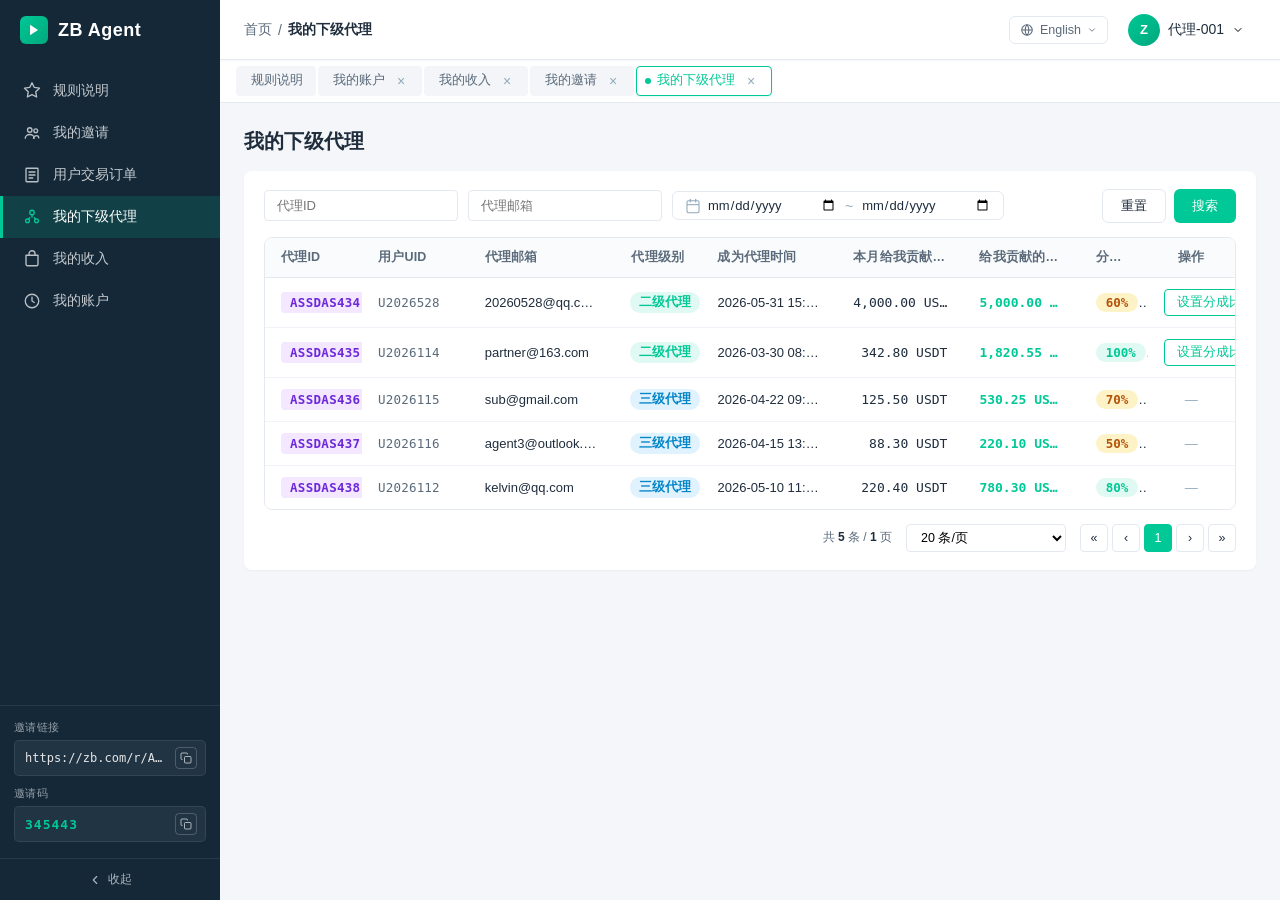
<file: sub-agents.html>
<!DOCTYPE html>
<html lang="zh-CN">
<head>
  <meta charset="UTF-8">
  <meta name="viewport" content="width=device-width, initial-scale=1.0">
  <meta http-equiv="Cache-Control" content="no-cache, no-store, must-revalidate">
  <meta http-equiv="Pragma" content="no-cache">
  <meta http-equiv="Expires" content="0">
  <title>我的下级代理</title>
  <link rel="stylesheet" href="assets/css/common.css?v=8">
</head>
<body data-title="我的下级代理">
  <div id="app"></div>
  <script src="assets/js/common.js?v=8"></script>
  <script>
    /* =================================================================
       我的下级代理 · L1 + L2 可访问（L3 是底层代理，无下级）
       列：代理ID / 代理邮箱 / 代理级别 / 成为代理时间 /
           本月给我贡献的分成金额 / 给我贡献的总分成金额 /
           分成比例 / 操作（设置分成比例）
       展示规则：
         - L1 视角：列表展示 L2 + L3 全部下级
         - L2 视角：列表只展示 L3 下级
       ================================================================= */

    /* —— 守卫：L3 不允许访问（L3 没有下级代理） —— */
    (function guardNotL3() {
      try {
        const role = localStorage.getItem("zb_agent_role") || "L1";
        if (role === "L3") {
          window.location.replace("rules.html");
        }
      } catch (e) {}
    })();

    /* ============== Toast / 工具 ============== */
    function toast(msg, type) {
      const t = document.createElement('div');
      t.className = `toast toast-${type || 'success'}`;
      t.innerHTML = `<span class="toast-ico">${type === 'danger' ? '✕' : '✓'}</span>${msg}`;
      document.body.appendChild(t);
      requestAnimationFrame(() => t.classList.add('show'));
      setTimeout(() => { t.classList.remove('show'); setTimeout(() => t.remove(), 250); }, 2000);
    }
    function fmtUSDT(v) {
      return Number(v).toLocaleString('en-US', { minimumFractionDigits: 2, maximumFractionDigits: 2 }) + ' USDT';
    }

    /* ============== Mock 数据 ============== */
    // agentId          - 代理ID
    // email            - 代理邮箱
    // tier             - 代理级别（'L2' | 'L3'）
    //                    L1 视角看到全部下级（L2 + L3）；L2 视角只看到自己的 L3 下级
    // becomeTime       - 成为代理时间
    // monthShareAmount - 本月给我贡献的分成金额
    // totalShareAmount - 给我贡献的总分成金额
    // shareRate        - 分成比例（0-100，整数）
    const SUB_AGENTS = [
      { agentId: 'ASSDAS434', uid: 'U2026528', email: '20260528@qq.com',       tier: 'L2', becomeTime: '2026-05-31 15:34:10', monthShareAmount: 4000,  totalShareAmount: 5000,   shareRate: 60  },
      { agentId: 'ASSDAS435', uid: 'U2026114', email: 'partner@163.com',    tier: 'L2', becomeTime: '2026-03-30 08:50:00', monthShareAmount: 342.8, totalShareAmount: 1820.55,shareRate: 100 },
      { agentId: 'ASSDAS436', uid: 'U2026115', email: 'sub@gmail.com',      tier: 'L3', becomeTime: '2026-04-22 09:12:00', monthShareAmount: 125.5, totalShareAmount: 530.25, shareRate: 70  },
      { agentId: 'ASSDAS437', uid: 'U2026116', email: 'agent3@outlook.com', tier: 'L3', becomeTime: '2026-04-15 13:42:00', monthShareAmount: 88.3,  totalShareAmount: 220.10, shareRate: 50  },
      { agentId: 'ASSDAS438', uid: 'U2026112', email: 'kelvin@qq.com',      tier: 'L3', becomeTime: '2026-05-10 11:20:00', monthShareAmount: 220.4, totalShareAmount: 780.30, shareRate: 80  },
    ];

    /* ============== 分成比例持久化 ============== */
    const RATE_KEY = 'zb_subagent_rates_v1';
    function loadRates() {
      try {
        const d = JSON.parse(localStorage.getItem(RATE_KEY));
        if (d && typeof d === 'object') return d;
      } catch (e) {}
      return {};
    }
    function saveRates(rates) {
      try { localStorage.setItem(RATE_KEY, JSON.stringify(rates)); } catch (e) {}
    }
    // 合并已保存的比例（以 agentId 作为持久化 key，避免邮箱重名冲突）
    const persistedRates = loadRates();
    SUB_AGENTS.forEach((a) => {
      if (persistedRates[a.agentId] !== undefined) a.shareRate = persistedRates[a.agentId];
    });

    /* ============== 分成比例颜色等级 ============== */
    function rateLevel(rate) {
      if (rate >= 80) return 'high';
      if (rate >= 40) return 'mid';
      return 'low';
    }

    /* ============== 代理级别 tag ============== */
    function tierTag(tier) {
      const cls = tier === 'L2' ? 'tier-l2' : 'tier-l3';
      return `<span class="tier-tag ${cls}">${tier === 'L2' ? '二级代理' : '三级代理'}</span>`;
    }

    /* ============== 当前角色 + 按角色过滤数据 ============== */
    function getRole() {
      try { return localStorage.getItem('zb_agent_role') || 'L1'; }
      catch (e) { return 'L1'; }
    }
    function visibleAgents() {
      // L1：看到所有下级（L2 + L3）；L2：只看到自己的 L3 下级
      const role = getRole();
      if (role === 'L2') return SUB_AGENTS.filter(a => a.tier === 'L3');
      return SUB_AGENTS.slice();
    }
    // 是否可以为某个下级代理设置分成比例
    // 业务规则：只能给"直接下级"设置分成，不允许跨层级
    //   - L1 → 只能设置 L2 的分成（不能直接管 L3，由对应 L2 自行设置）
    //   - L2 → 只能设置 L3 的分成
    function canSetRate(agent) {
      const role = getRole();
      if (role === 'L1') return agent.tier === 'L2';
      if (role === 'L2') return agent.tier === 'L3';
      return false;
    }

    /* ============== 表格渲染 ============== */
    function renderTable() {
      const list = visibleAgents();
      return `
        <div class="table-wrap">
          <table class="data-table biz-table">
            <colgroup>
              <col style="width:10%">
              <col style="width:11%">
              <col style="width:15%">
              <col style="width:9%">
              <col style="width:14%">
              <col style="width:13%">
              <col style="width:12%">
              <col style="width:7%">
              <col style="width:9%">
            </colgroup>
            <thead>
              <tr>
                <th>代理ID</th>
                <th>用户UID</th>
                <th>代理邮箱</th>
                <th class="text-center">代理级别</th>
                <th>成为代理时间</th>
                <th class="text-right">本月给我贡献的分成金额</th>
                <th class="text-right">给我贡献的总分成金额</th>
                <th class="text-right">分成比例</th>
                <th class="text-center">操作</th>
              </tr>
            </thead>
            <tbody>
              ${list.length ? list.map((a) => `
                <tr>
                  <td><span class="id-tag">${a.agentId}</span></td>
                  <td><span class="uid-text">${a.uid}</span></td>
                  <td><span class="link-text">${a.email}</span></td>
                  <td class="text-center">${tierTag(a.tier)}</td>
                  <td class="muted">${a.becomeTime}</td>
                  <td class="text-right num">${fmtUSDT(a.monthShareAmount)}</td>
                  <td class="text-right num strong">${fmtUSDT(a.totalShareAmount)}</td>
                  <td class="text-right">
                    <span class="rate-pill rate-${rateLevel(a.shareRate)}">${a.shareRate}%</span>
                  </td>
                  <td class="text-center">
                    ${canSetRate(a)
                      ? `<button class="t-act" data-act="set-rate" data-id="${a.agentId}">设置分成比例</button>`
                      : `<span class="muted">—</span>`}
                  </td>
                </tr>
              `).join('') : emptyRow(9)}
            </tbody>
          </table>
        </div>

        ${pagination(list.length)}
      `;
    }

    /* ============== 主框架 ============== */
    const PAGE_CONTENT = `
      <div class="page-header">
        <h1 class="page-title">我的下级代理</h1>
      </div>

      <div class="card sec-card">
        <!-- 筛选条 -->
        <div class="filter-row">
          <input type="text" class="form-input filter-input" placeholder="代理ID"   id="agentId" />
          <input type="text" class="form-input filter-input" placeholder="代理邮箱" id="agentEmail" />
          <div class="date-input-wrap">
            <svg class="date-ico" viewBox="0 0 24 24" width="16" height="16" fill="none">
              <rect x="3" y="4" width="18" height="18" rx="2" stroke="currentColor" stroke-width="1.6"/>
              <line x1="16" y1="2" x2="16" y2="6" stroke="currentColor" stroke-width="1.6" stroke-linecap="round"/>
              <line x1="8" y1="2" x2="8" y2="6" stroke="currentColor" stroke-width="1.6" stroke-linecap="round"/>
              <line x1="3" y1="10" x2="21" y2="10" stroke="currentColor" stroke-width="1.6"/>
            </svg>
            <input type="date" class="dt-input" id="dtStart" />
            <span class="dt-sep">~</span>
            <input type="date" class="dt-input" id="dtEnd" />
          </div>

          <div class="filter-actions">
            <button class="btn-reset" data-act="reset">重置</button>
            <button class="btn-query" data-act="search">搜索</button>
          </div>
        </div>

        <div id="tableArea"></div>
      </div>

      <!-- 分成设置 弹窗 -->
      <div class="modal" id="rateModal">
        <div class="modal-mask" data-act="close-rate"></div>
        <div class="modal-body modal-rate">
          <div class="modal-head">
            <h3>设置分成比例</h3>
            <button class="modal-close" data-act="close-rate">✕</button>
          </div>
          <div class="modal-content">
            <div class="rate-target">
              <span class="rate-target-label">下级代理</span>
              <span class="rate-target-id" id="rateTargetId"></span>
              <span class="rate-target-email" id="rateTargetEmail"></span>
            </div>

            <div class="form-line">
              <label>当前分成比例：<b id="curRate" class="cur-rate">100%</b></label>
            </div>

            <div class="form-line">
              <label>新的分成比例 <span class="required">*</span></label>
              <div class="rate-input-row">
                <input type="number" id="newRate" min="0" max="100" step="10" required />
                <span class="rate-suffix">%</span>
              </div>
              <div class="form-error" id="rateError" style="display:none">请输入 10 的倍数</div>
              <div class="form-hint">仅支持 10 的倍数，如 10%、20%、30% …… 100%</div>
            </div>

            <div class="rate-tip">
              <svg viewBox="0 0 24 24" width="13" height="13" fill="none">
                <circle cx="12" cy="12" r="10" stroke="currentColor" stroke-width="1.6"/>
                <line x1="12" y1="8" x2="12" y2="13" stroke="currentColor" stroke-width="1.6" stroke-linecap="round"/>
                <circle cx="12" cy="16" r="1" fill="currentColor"/>
              </svg>
              <span>
                您从该下级代理的佣金中分成的百分比。<br/>
                <b>100%</b> = 您拿走该下级佣金全部；
                <b>0%</b> = 下级保留全部佣金，您不参与分成。
              </span>
            </div>
          </div>
          <div class="modal-foot">
            <button class="btn-outline" data-act="close-rate">取消</button>
            <button class="btn-primary" id="btnSaveRate">保存</button>
          </div>
        </div>
      </div>
    `;

    /* ============== 公用 ============== */
    function emptyRow(cols) {
      return `
        <tr class="empty-row">
          <td colspan="${cols}">
            <div class="empty-cell">
              <svg viewBox="0 0 64 64" width="48" height="48" class="empty-svg">
                <rect x="8" y="14" width="48" height="38" rx="4" fill="#f1f5f9" stroke="#cbd5e1" stroke-width="1.5"/>
                <line x1="8" y1="24" x2="56" y2="24" stroke="#cbd5e1" stroke-width="1.5"/>
                <circle cx="14" cy="19" r="1.4" fill="#cbd5e1"/>
                <circle cx="18" cy="19" r="1.4" fill="#cbd5e1"/>
                <circle cx="22" cy="19" r="1.4" fill="#cbd5e1"/>
                <line x1="16" y1="36" x2="48" y2="36" stroke="#e2e8f0" stroke-width="2" stroke-linecap="round"/>
                <line x1="16" y1="42" x2="40" y2="42" stroke="#e2e8f0" stroke-width="2" stroke-linecap="round"/>
              </svg>
              <span>暂无资料</span>
            </div>
          </td>
        </tr>
      `;
    }
    function pagination(total) {
      const totalPages = Math.max(1, Math.ceil(total / 20));
      return `
        <div class="pagination">
          <span class="page-info">共 <b>${total}</b> 条 / <b>${totalPages}</b> 页</span>
          <div class="page-size">
            <select class="form-select page-size-sel">
              <option>10 条/页</option>
              <option selected>20 条/页</option>
              <option>50 条/页</option>
              <option>100 条/页</option>
            </select>
          </div>
          <div class="page-btns">
            <button class="page-btn" data-page="first" title="首页">«</button>
            <button class="page-btn" data-page="prev"  title="上一页">‹</button>
            <button class="page-btn active">1</button>
            <button class="page-btn" data-page="next"  title="下一页">›</button>
            <button class="page-btn" data-page="last"  title="末页">»</button>
          </div>
        </div>
      `;
    }

    /* ============== 弹窗工具 ============== */
    function openModal(id) { document.getElementById(id).classList.add('show'); }
    function closeModal(id) { document.getElementById(id).classList.remove('show'); }

    let editingId = null;

    function openRateModal(agentId) {
      const agent = SUB_AGENTS.find((a) => a.agentId === agentId);
      if (!agent) return;
      editingId = agentId;
      document.getElementById('rateTargetId').textContent = agent.agentId;
      document.getElementById('rateTargetEmail').textContent = agent.email;
      document.getElementById('curRate').textContent = `${agent.shareRate}%`;
      // 输入框默认为空，强制用户重新输入新比例
      document.getElementById('newRate').value = '';
      document.getElementById('rateError').style.display = 'none';
      openModal('rateModal');
    }

    function refresh() {
      document.getElementById('tableArea').innerHTML = renderTable();
      bindTableActions();
    }

    function bindTableActions() {
      // 设置分成比例 按钮
      document.querySelectorAll('[data-act="set-rate"]').forEach((b) => {
        b.addEventListener('click', () => openRateModal(b.dataset.id));
      });
      // 翻页
      document.querySelectorAll('.page-btn').forEach((b) => {
        b.addEventListener('click', () => {
          if (b.classList.contains('active')) return;
          toast('翻页（占位）', 'success');
        });
      });
    }

    /* ============== 交互 ============== */
    window.onPageReady = function () {
      refresh();

      // 筛选：重置 / 搜索
      document.querySelectorAll('.filter-row [data-act]').forEach((b) => {
        b.addEventListener('click', () => {
          const act = b.dataset.act;
          if (act === 'reset') {
            ['agentId', 'agentEmail', 'dtStart', 'dtEnd'].forEach((id) => {
              const el = document.getElementById(id);
              if (el) el.value = '';
            });
            toast('已重置筛选', 'success');
          } else if (act === 'search') {
            toast('已搜索', 'success');
          }
        });
      });

      // 弹窗关闭
      document.querySelectorAll('[data-act="close-rate"]').forEach((el) => {
        el.addEventListener('click', () => closeModal('rateModal'));
      });

      // 输入框：实时限制只能输入数字 + 0-100 边界 + 清除红字提示
      const newRate = document.getElementById('newRate');
      newRate.addEventListener('input', () => {
        // 去掉非数字字符（含 .、e 等）
        newRate.value = newRate.value.replace(/[^\d]/g, '');
        let v = parseInt(newRate.value, 10);
        if (!isNaN(v) && v > 100) newRate.value = 100;
        // 输入时清除错误提示
        document.getElementById('rateError').style.display = 'none';
      });

      // 保存：必填 + 0-100 + 10 的倍数 三重校验
      document.getElementById('btnSaveRate').addEventListener('click', () => {
        const raw = document.getElementById('newRate').value.trim();
        const errBox = document.getElementById('rateError');
        // 必填校验
        if (raw === '') {
          errBox.textContent = '请输入分成比例';
          errBox.style.display = 'block';
          newRate.focus();
          return;
        }
        const v = parseInt(raw, 10);
        if (isNaN(v) || v < 0 || v > 100) {
          errBox.textContent = '请输入 0-100 的整数';
          errBox.style.display = 'block';
          newRate.focus();
          return;
        }
        // 必须为 10 的倍数（10/20/30...100，0 也允许 = 不分成）
        if (v % 10 !== 0) {
          errBox.textContent = `仅支持 10 的倍数，如 ${Math.floor(v/10)*10}% 或 ${Math.ceil(v/10)*10}%`;
          errBox.style.display = 'block';
          newRate.focus();
          return;
        }
        const agent = SUB_AGENTS.find((a) => a.agentId === editingId);
        if (!agent) return;

        agent.shareRate = v;

        const rates = loadRates();
        rates[editingId] = v;
        saveRates(rates);

        closeModal('rateModal');
        refresh();
        toast(`已将「${agent.email}」的分成比例设为 ${v}%`, 'success');
      });
    };

    initLayout(PAGE_CONTENT);
  </script>

  <style>
    /* —— 筛选 —— */
    .sec-card { padding: 18px 20px; }

    .filter-row {
      display: flex; align-items: center; gap: 10px;
      flex-wrap: wrap; margin-bottom: 14px;
    }
    .filter-input { min-width: 180px; max-width: 220px; }
    .filter-actions { margin-left: auto; display: flex; gap: 8px; }

    .date-input-wrap {
      display: flex; align-items: center; gap: 6px;
      padding: 5px 12px;
      border: 1px solid var(--color-border);
      border-radius: 6px; background: #fff;
    }
    .date-input-wrap:focus-within { border-color: var(--color-primary); }
    .date-ico { color: var(--color-text-muted); }
    .dt-input {
      border: none; outline: none;
      font-size: var(--fs-body); color: var(--color-text);
      background: transparent; width: 130px; font-family: inherit;
    }
    .dt-sep { color: var(--color-text-muted); padding: 0 2px; }

    .btn-query, .btn-reset {
      padding: 7px 18px; font-size: var(--fs-body); border-radius: 6px;
      cursor: pointer; border: none; transition: all 0.15s; font-family: inherit;
    }
    .btn-query { color: #fff; background: var(--color-primary); }
    .btn-query:hover { background: var(--color-primary-hover); }
    .btn-reset { color: var(--color-text); background: #fff; border: 1px solid var(--color-border); }
    .btn-reset:hover { border-color: var(--color-primary); color: var(--color-primary); }

    /* —— 表 —— */
    .biz-table {
      table-layout: fixed;
      width: 100%;
    }
    .biz-table th, .biz-table td {
      vertical-align: middle;
      white-space: nowrap;
      overflow: hidden;
      text-overflow: ellipsis;
      padding: 11px 16px;
    }
    .muted { color: var(--color-text-muted); }
    .num {
      font-family: ui-monospace, 'SF Mono', Consolas, monospace;
      color: var(--color-text);
    }
    .num.strong { color: var(--color-primary); font-weight: var(--fw-semibold); }
    .link-text { color: var(--color-text); font-weight: var(--fw-medium); }
    .uid-text {
      font-family: var(--font-mono, Menlo, Consolas, monospace);
      font-size: 12.5px;
      color: var(--color-text-secondary);
      letter-spacing: 0.2px;
    }

    /* 代理ID tag */
    .id-tag {
      display: inline-block;
      padding: 3px 9px;
      background: #f3e8ff;
      color: #6d28d9;
      border-radius: 4px;
      font-family: ui-monospace, monospace;
      font-size: var(--fs-body-sm);
      font-weight: var(--fw-semibold);
      letter-spacing: 0.3px;
    }

    /* 空态行 */
    .empty-row td { padding: 0; border-bottom: none; }
    .empty-cell {
      display: flex; flex-direction: column;
      align-items: center; justify-content: center;
      gap: 10px;
      padding: 56px 20px;
      color: var(--color-text-muted);
      font-size: var(--fs-meta);
    }
    .empty-svg { opacity: 0.7; }

    /* 分页 */
    .pagination {
      display: flex; align-items: center; justify-content: flex-end;
      gap: 14px; margin-top: 14px;
    }
    .page-info { font-size: var(--fs-meta); color: var(--color-text-secondary); }
    .page-info b { color: var(--color-text); }
    .page-size-sel {
      padding: 5px 24px 5px 10px;
      font-size: var(--fs-body-sm);
      border-radius: 4px;
      border: 1px solid var(--color-border);
      background: #fff; cursor: pointer; font-family: inherit;
    }
    .page-btns { display: flex; gap: 4px; }
    .page-btn {
      min-width: 28px; height: 28px;
      padding: 0 8px;
      border: 1px solid var(--color-border);
      background: #fff; color: var(--color-text);
      cursor: pointer; border-radius: 4px;
      font-size: var(--fs-body-sm);
      transition: all 0.15s; font-family: inherit;
    }
    .page-btn:hover { border-color: var(--color-primary); color: var(--color-primary); }
    .page-btn.active {
      background: var(--color-primary);
      border-color: var(--color-primary);
      color: #fff; cursor: default;
    }

    /* —— 代理级别 tag（L2 / L3） —— */
    .tier-tag {
      display: inline-block;
      padding: 2px 9px;
      border-radius: 10px;
      font-size: var(--fs-body-sm);
      font-weight: var(--fw-semibold);
    }
    .tier-l2 { background: rgba(0,200,150,0.12); color: var(--color-primary); }
    .tier-l3 { background: #e0f2fe; color: #0284c7; }

    /* —— 分成比例 pill —— */
    .rate-pill {
      display: inline-block;
      padding: 2px 10px;
      border-radius: 10px;
      font-size: var(--fs-body-sm);
      font-weight: var(--fw-semibold);
      font-family: ui-monospace, monospace;
    }
    .rate-high { background: rgba(0,200,150,0.12); color: var(--color-primary); }
    .rate-mid  { background: #fef3c7; color: #b45309; }
    .rate-low  { background: #e5e7eb; color: #4b5563; }

    /* —— 行内操作 —— */
    .t-act {
      padding: 4px 12px; font-size: var(--fs-body-sm);
      border: 1px solid var(--color-primary);
      background: #fff;
      color: var(--color-primary);
      cursor: pointer; border-radius: 4px;
      transition: all 0.15s;
      font-family: inherit;
      font-weight: var(--fw-medium);
    }
    .t-act:hover { background: var(--color-primary); color: #fff; }

    /* —— 分成设置 弹窗 —— */
    .modal {
      position: fixed; inset: 0;
      z-index: 999;
      display: none;
    }
    .modal.show { display: flex; align-items: center; justify-content: center; }
    .modal-mask {
      position: absolute; inset: 0;
      background: rgba(0,0,0,0.35);
      backdrop-filter: blur(2px);
    }
    .modal-body {
      position: relative; z-index: 1;
      background: #fff; border-radius: 12px;
      box-shadow: 0 12px 32px rgba(0,0,0,0.2);
      animation: modalIn 0.2s;
      overflow: hidden;
    }
    .modal-rate { width: 460px; max-width: 92vw; }
    @keyframes modalIn {
      from { opacity: 0; transform: translateY(-10px) scale(0.97); }
      to   { opacity: 1; transform: translateY(0) scale(1); }
    }
    .modal-head {
      display: flex; justify-content: space-between; align-items: center;
      padding: 14px 20px;
      border-bottom: 1px solid #f0f3f7;
    }
    .modal-head h3 {
      font-size: var(--fs-h2);
      font-weight: var(--fw-bold);
      color: var(--color-text);
    }
    .modal-close {
      width: 26px; height: 26px;
      border: none; background: transparent;
      cursor: pointer; border-radius: 4px;
      color: var(--color-text-muted);
      font-size: 16px;
    }
    .modal-close:hover { background: #f0f3f7; color: var(--color-text); }
    .modal-content {
      padding: 18px 20px;
      display: flex; flex-direction: column; gap: 16px;
    }

    .rate-target {
      display: flex; align-items: center; gap: 10px;
      padding: 10px 14px;
      background: #fafbfc;
      border-radius: 6px;
      flex-wrap: wrap;
    }
    .rate-target-label {
      font-size: var(--fs-meta);
      color: var(--color-text-secondary);
    }
    .rate-target-id {
      padding: 2px 8px;
      background: #f3e8ff;
      color: #6d28d9;
      border-radius: 3px;
      font-family: ui-monospace, monospace;
      font-size: var(--fs-body-sm);
      font-weight: var(--fw-semibold);
    }
    .rate-target-email {
      font-family: ui-monospace, monospace;
      font-size: var(--fs-body);
      color: var(--color-text);
      font-weight: var(--fw-semibold);
    }

    .form-line { display: flex; flex-direction: column; gap: 6px; }
    .form-line label {
      font-size: var(--fs-body-sm);
      color: var(--color-text);
      font-weight: var(--fw-medium);
    }
    .required { color: var(--color-danger); margin-left: 2px; }
    .cur-rate {
      color: var(--color-primary);
      font-family: ui-monospace, monospace;
    }

    .rate-input-row {
      position: relative;
      display: flex; align-items: center;
    }
    .rate-input-row input {
      width: 100%;
      padding: 9px 36px 9px 12px;
      font-size: var(--fs-h2);
      font-weight: var(--fw-bold);
      color: var(--color-primary);
      font-family: ui-monospace, monospace;
      text-align: center;
      border: 1px solid var(--color-border);
      border-radius: 6px;
      background: #fff;
    }
    .rate-input-row input:focus {
      outline: none; border-color: var(--color-primary);
    }
    .rate-suffix {
      position: absolute; right: 12px; top: 50%;
      transform: translateY(-50%);
      color: var(--color-primary);
      font-size: var(--fs-body);
      font-weight: var(--fw-semibold);
      pointer-events: none;
    }

    /* 必填校验错误提示 */
    .form-error {
      margin-top: 6px;
      font-size: var(--fs-meta);
      color: var(--color-danger, #dc2626);
      line-height: 1.4;
    }
    /* 输入框下方灰色帮助提示（约束说明） */
    .form-hint {
      margin-top: 6px;
      font-size: var(--fs-meta);
      color: var(--color-text-muted);
      line-height: 1.4;
    }
    /* 输入框校验失败时的红色边框（基于错误提示是否显示） */
    .rate-input-row:has(+ .form-error[style*="block"]) input {
      border-color: var(--color-danger, #dc2626);
    }

    .rate-tip {
      display: flex; gap: 8px; align-items: flex-start;
      padding: 10px 12px;
      background: #fff8e6;
      border: 1px solid #fde68a;
      border-radius: 6px;
      font-size: var(--fs-meta);
      color: #92400e;
      line-height: 1.7;
    }
    .rate-tip svg { color: #d97706; flex-shrink: 0; margin-top: 2px; }
    .rate-tip b { color: var(--color-text); }

    /* 弹窗底部 */
    .modal-foot {
      padding: 12px 20px;
      display: flex; justify-content: flex-end; gap: 8px;
      border-top: 1px solid #f0f3f7;
      background: #fafbfc;
    }
    .modal-foot .btn-outline,
    .modal-foot .btn-primary {
      padding: 7px 18px;
      font-size: var(--fs-body);
      border-radius: 6px;
      cursor: pointer;
      transition: all 0.15s;
      font-family: inherit;
      font-weight: var(--fw-medium);
      border: 1px solid transparent;
    }
    .modal-foot .btn-outline {
      color: var(--color-text);
      background: #fff;
      border-color: var(--color-border);
    }
    .modal-foot .btn-outline:hover {
      color: var(--color-primary);
      border-color: var(--color-primary);
    }
    .modal-foot .btn-primary {
      color: #fff;
      background: var(--color-primary);
    }
    .modal-foot .btn-primary:hover { background: var(--color-primary-hover); }
  </style>
</body>
</html>
</file>
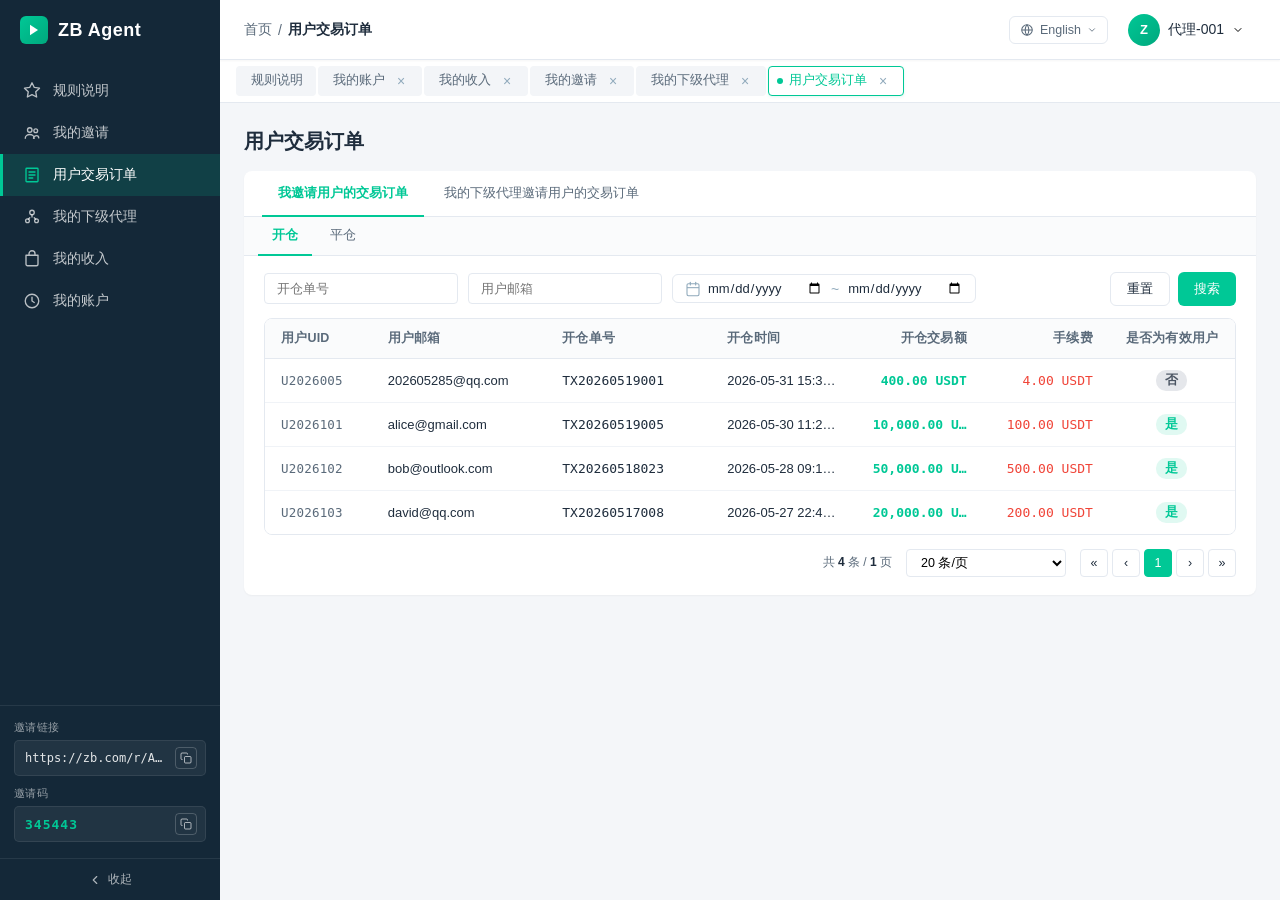
<file: trade-orders.html>
<!DOCTYPE html>
<html lang="zh-CN">
<head>
  <meta charset="UTF-8">
  <meta name="viewport" content="width=device-width, initial-scale=1.0">
  <meta http-equiv="Cache-Control" content="no-cache, no-store, must-revalidate">
  <meta http-equiv="Pragma" content="no-cache">
  <meta http-equiv="Expires" content="0">
  <title>用户交易订单</title>
  <link rel="stylesheet" href="assets/css/common.css?v=8">
</head>
<body data-title="用户交易订单">
  <div id="app"></div>
  <script src="assets/js/common.js?v=8"></script>
  <script>
    /* =================================================================
       用户交易订单 · 按需求文档实现
       双层 Tab 结构：
         顶层 Tab（按角色）：
           L1：① 我邀请用户的交易订单
               ② 我的有效用户交易订单
               ③ 我的下级代理邀请用户的交易订单
           L2：仅 ① 一个 Tab
         子 Tab（每个顶层 Tab 内）：开仓 / 平仓
       ================================================================= */

    /* ============== 角色 ============== */
    function getRole() {
      try { return localStorage.getItem('zb_agent_role') || 'L1'; }
      catch (e) { return 'L1'; }
    }

    /* ============== Toast / 工具 ============== */
    function toast(msg, type) {
      const t = document.createElement('div');
      t.className = `toast toast-${type || 'success'}`;
      t.innerHTML = `<span class="toast-ico">${type === 'danger' ? '✕' : '✓'}</span>${msg}`;
      document.body.appendChild(t);
      requestAnimationFrame(() => t.classList.add('show'));
      setTimeout(() => { t.classList.remove('show'); setTimeout(() => t.remove(), 250); }, 2000);
    }
    function fmtUSDT(v) {
      return Number(v).toLocaleString('en-US', { minimumFractionDigits: 2, maximumFractionDigits: 2 }) + ' USDT';
    }
    // 手续费：自动带正负号（费用一般为负数：-12.34 USDT）
    function fmtUSDSigned(v) {
      const n = Number(v);
      const sign = n > 0 ? '+' : '';
      return sign + n.toLocaleString('en-US', { minimumFractionDigits: 2, maximumFractionDigits: 2 }) + ' USDT';
    }
    // 有效类型 tag（当月有效 / 历史有效）
    function validTypeTag(type) {
      const cls = type === '当月有效' ? 'vt-month' : 'vt-history';
      return `<span class="vt-tag ${cls}">${type}</span>`;
    }
    // 是否为有效用户 tag（是 / 否）
    function isValidTag(valid) {
      return valid
        ? '<span class="vt-tag vt-yes">是</span>'
        : '<span class="vt-tag vt-no">否</span>';
    }

    /* ============== Mock 数据 ============== */
    // ① 我邀请用户的 — 开仓
    // isValid: 是否为有效用户（依据规则：累计充值 ≥ 20 USDT 且 当月开仓交易额 > 5,000 USDT）
    const MY_OPEN = [
      { uid: 'U2026005', email: '202605285@qq.com',   orderNo: 'TX20260519001', openTime: '2026-05-31 15:34:10', openAmt: 400,   fee: -4,    isValid: false },
      { uid: 'U2026101', email: 'alice@gmail.com', orderNo: 'TX20260519005', openTime: '2026-05-30 11:22:01', openAmt: 10000, fee: -100,  isValid: true  },
      { uid: 'U2026102', email: 'bob@outlook.com', orderNo: 'TX20260518023', openTime: '2026-05-28 09:12:00', openAmt: 50000, fee: -500,  isValid: true  },
      { uid: 'U2026103', email: 'david@qq.com',    orderNo: 'TX20260517008', openTime: '2026-05-27 22:48:00', openAmt: 20000, fee: -200,  isValid: true  },
    ];
    // ① 我邀请用户的 — 平仓
    const MY_CLOSED = [
      { uid: 'U2026005', email: '202605285@qq.com',   openNo: 'TX20260519001', closeNo: 'TX20260519002', closeTime: '2026-05-31 15:36:10', closeAmt: 400,   fee: -4,    isValid: false },
      { uid: 'U2026101', email: 'alice@gmail.com', openNo: 'TX20260515001', closeNo: 'TX20260515099', closeTime: '2026-05-29 16:45:00', closeAmt: 10000, fee: -100,  isValid: true  },
      { uid: 'U2026102', email: 'bob@outlook.com', openNo: 'TX20260514023', closeNo: 'TX20260514099', closeTime: '2026-05-26 18:30:00', closeAmt: 50000, fee: -500,  isValid: true  },
    ];

    // ② 我的有效用户 — 开仓（多一个"用户有效类型"列与筛选）
    const VALID_OPEN = [
      { uid: 'U2026005', email: '202605285@qq.com', orderNo: 'TX20260519001', openTime: '2026-05-31 15:34:10', openAmt: 400,   fee: -4,   validType: '当月有效' },
      { uid: 'U2026006', email: '202605286@qq.com', orderNo: 'TX20260519003', openTime: '2026-05-31 15:34:10', openAmt: 400,   fee: -4,   validType: '历史有效' },
      { uid: 'U2026101', email: 'alice@gmail.com', orderNo: 'TX20260519005', openTime: '2026-05-30 11:22:01', openAmt: 10000, fee: -100, validType: '当月有效' },
    ];
    // ② 我的有效用户 — 平仓
    const VALID_CLOSED = [
      { uid: 'U2026005', email: '202605285@qq.com', openNo: 'TX20260519001', closeNo: 'TX20260519002', closeTime: '2026-05-31 15:36:10', closeAmt: 400, fee: -4, validType: '当月有效' },
      { uid: 'U2026006', email: '202605286@qq.com', openNo: 'TX20260519003', closeNo: 'TX20260519004', closeTime: '2026-05-31 15:36:10', closeAmt: 400, fee: -4, validType: '历史有效' },
    ];

    // ③ 我的下级代理邀请用户 — 开仓（比 ① 多一列"代理邮箱"）
    const SUB_OPEN = [
      { uid: 'U2026005', email: '202605285@qq.com',   agentEmail: 'sub@gmail.com',     orderNo: 'TX20260519001', openTime: '2026-05-31 15:34:10', openAmt: 400,   fee: -4    },
      { uid: 'U2026104', email: 'helen@gmail.com', agentEmail: 'sub@gmail.com',     orderNo: 'TX20260517005', openTime: '2026-05-29 09:12:00', openAmt: 5000,  fee: -50   },
      { uid: 'U2026106', email: 'lily@gmail.com',  agentEmail: 'partner@163.com',   orderNo: 'TX20260514042', openTime: '2026-05-27 16:08:00', openAmt: 42000, fee: -420  },
    ];
    // ③ 我的下级代理邀请用户 — 平仓（比 ① 多一列"代理邮箱"）
    const SUB_CLOSED = [
      { uid: 'U2026005', email: '202605285@qq.com',   agentEmail: 'sub@gmail.com',     openNo: 'TX20260519001', closeNo: 'TX20260519002', closeTime: '2026-05-31 15:36:10', closeAmt: 400,  fee: -4   },
      { uid: 'U2026104', email: 'helen@gmail.com', agentEmail: 'sub@gmail.com',     openNo: 'TX20260517005', closeNo: 'TX20260517099', closeTime: '2026-05-29 11:30:00', closeAmt: 5000, fee: -50  },
    ];

    /* ============== Filter Bar（按表类型动态生成） ============== */
    // type: 'open' | 'closed'
    // hasValid: 是否带"用户有效类型"筛选（仅 Tab ② 用）
    // hasAgent: 是否带"代理邮箱"筛选（仅 Tab ③ 用）
    function filterBar(type, hasValid, hasAgent) {
      const isOpen = type === 'open';
      const orderLabel = isOpen ? '开仓单号' : '平仓单号';
      const timeLabel  = isOpen ? '开仓时间' : '平仓时间';

      return `
        <div class="filter-row">
          <input type="text" class="form-input filter-input" placeholder="${orderLabel}" />
          <input type="text" class="form-input filter-input" placeholder="用户邮箱" />
          ${hasAgent ? `
            <input type="text" class="form-input filter-input" placeholder="代理邮箱" />
          ` : ''}
          ${hasValid ? `
            <select class="form-select filter-input">
              <option value="">全部有效类型</option>
              <option value="当月有效">当月有效</option>
              <option value="历史有效">历史有效</option>
            </select>
          ` : ''}
          <div class="date-input-wrap">
            <svg class="date-ico" viewBox="0 0 24 24" width="16" height="16" fill="none">
              <rect x="3" y="4" width="18" height="18" rx="2" stroke="currentColor" stroke-width="1.6"/>
              <line x1="16" y1="2" x2="16" y2="6" stroke="currentColor" stroke-width="1.6" stroke-linecap="round"/>
              <line x1="8" y1="2" x2="8" y2="6" stroke="currentColor" stroke-width="1.6" stroke-linecap="round"/>
              <line x1="3" y1="10" x2="21" y2="10" stroke="currentColor" stroke-width="1.6"/>
            </svg>
            <input type="date" class="dt-input" title="${timeLabel} 起" />
            <span class="dt-sep">~</span>
            <input type="date" class="dt-input" title="${timeLabel} 止" />
          </div>

          <div class="filter-actions">
            <button class="btn-reset" data-act="reset">重置</button>
            <button class="btn-query" data-act="search">搜索</button>
          </div>
        </div>
      `;
    }

    /* ============== 表渲染：开仓 ============== */
    // hasValid   = true 时多一列"用户有效类型"（仅 Tab ②，目前已隐藏）
    // hasAgent   = true 时多一列"代理邮箱"      （仅 Tab ③）
    // hasIsValid = true 时多一列"是否为有效用户"（仅 Tab ①）
    function renderOpenTable(data, hasValid, hasAgent, hasIsValid) {
      const baseCols = 6; // UID + 用户邮箱 + 单号 + 时间 + 金额 + 手续费
      const cols = baseCols + (hasValid ? 1 : 0) + (hasAgent ? 1 : 0) + (hasIsValid ? 1 : 0);

      // 根据是否多列，动态选 colgroup（保证宽度总和=100%）
      let colgroup;
      if (hasValid) {
        // Tab ②：UID/用户/单号/时间/金额/手续费/有效类型（7 列）
        colgroup = `
          <col style="width:11%">
          <col style="width:18%">
          <col style="width:17%">
          <col style="width:15%">
          <col style="width:13%">
          <col style="width:13%">
          <col style="width:13%">
        `;
      } else if (hasAgent) {
        // Tab ③：UID/用户/代理/单号/时间/金额/手续费（7 列）
        colgroup = `
          <col style="width:11%">
          <col style="width:17%">
          <col style="width:17%">
          <col style="width:15%">
          <col style="width:14%">
          <col style="width:13%">
          <col style="width:13%">
        `;
      } else if (hasIsValid) {
        // Tab ①：UID/用户/单号/时间/金额/手续费/是否为有效用户（7 列）
        colgroup = `
          <col style="width:11%">
          <col style="width:18%">
          <col style="width:17%">
          <col style="width:15%">
          <col style="width:13%">
          <col style="width:13%">
          <col style="width:13%">
        `;
      } else {
        // 兜底（无任何附加列）：UID/用户/单号/时间/金额/手续费（6 列）
        colgroup = `
          <col style="width:12%">
          <col style="width:22%">
          <col style="width:20%">
          <col style="width:18%">
          <col style="width:14%">
          <col style="width:14%">
        `;
      }

      return `
        <div class="table-wrap">
          <table class="data-table biz-table">
            <colgroup>${colgroup}</colgroup>
            <thead>
              <tr>
                <th>用户UID</th>
                <th>用户邮箱</th>
                ${hasAgent ? '<th>代理邮箱</th>' : ''}
                <th>开仓单号</th>
                <th>开仓时间</th>
                <th class="text-right">开仓交易额</th>
                <th class="text-right">手续费</th>
                ${hasValid ? '<th class="text-center">用户有效类型</th>' : ''}
                ${hasIsValid ? '<th class="text-center">是否为有效用户</th>' : ''}
              </tr>
            </thead>
            <tbody>
              ${data.length ? data.map((r) => `
                <tr>
                  <td><span class="uid-text">${r.uid}</span></td>
                  <td><span class="link-text">${r.email}</span></td>
                  ${hasAgent ? `<td><span class="agent-tag">${r.agentEmail}</span></td>` : ''}
                  <td class="mono">${r.orderNo}</td>
                  <td class="muted">${r.openTime}</td>
                  <td class="text-right num strong">${fmtUSDT(r.openAmt)}</td>
                  <td class="text-right num fee">${fmtUSDT(Math.abs(r.fee))}</td>
                  ${hasValid ? `<td class="text-center">${validTypeTag(r.validType)}</td>` : ''}
                  ${hasIsValid ? `<td class="text-center">${isValidTag(r.isValid)}</td>` : ''}
                </tr>
              `).join('') : emptyRow(cols)}
            </tbody>
          </table>
        </div>
        ${pagination(data.length)}
      `;
    }

    /* ============== 表渲染：平仓 ============== */
    // hasValid   = true 时多一列"用户有效类型"（仅 Tab ②，目前已隐藏）
    // hasAgent   = true 时多一列"代理邮箱"      （仅 Tab ③）
    // hasIsValid = true 时多一列"是否为有效用户"（仅 Tab ①）
    function renderClosedTable(data, hasValid, hasAgent, hasIsValid) {
      const baseCols = 7; // UID + 用户邮箱 + 开仓单号 + 平仓单号 + 平仓时间 + 平仓金额 + 手续费
      const cols = baseCols + (hasValid ? 1 : 0) + (hasAgent ? 1 : 0) + (hasIsValid ? 1 : 0);

      let colgroup;
      if (hasValid) {
        // Tab ②：8 列
        colgroup = `
          <col style="width:10%">
          <col style="width:15%">
          <col style="width:14%">
          <col style="width:14%">
          <col style="width:13%">
          <col style="width:12%">
          <col style="width:11%">
          <col style="width:11%">
        `;
      } else if (hasAgent) {
        // Tab ③：8 列（多一列代理邮箱）
        colgroup = `
          <col style="width:10%">
          <col style="width:14%">
          <col style="width:14%">
          <col style="width:14%">
          <col style="width:14%">
          <col style="width:12%">
          <col style="width:11%">
          <col style="width:11%">
        `;
      } else if (hasIsValid) {
        // Tab ①：8 列（多一列是否为有效用户）
        colgroup = `
          <col style="width:10%">
          <col style="width:16%">
          <col style="width:14%">
          <col style="width:14%">
          <col style="width:13%">
          <col style="width:12%">
          <col style="width:11%">
          <col style="width:10%">
        `;
      } else {
        // 兜底：7 列
        colgroup = `
          <col style="width:12%">
          <col style="width:18%">
          <col style="width:16%">
          <col style="width:16%">
          <col style="width:13%">
          <col style="width:13%">
          <col style="width:12%">
        `;
      }

      return `
        <div class="table-wrap">
          <table class="data-table biz-table">
            <colgroup>${colgroup}</colgroup>
            <thead>
              <tr>
                <th>用户UID</th>
                <th>用户邮箱</th>
                ${hasAgent ? '<th>代理邮箱</th>' : ''}
                <th>开仓单号</th>
                <th>平仓单号</th>
                <th>平仓时间</th>
                <th class="text-right">平仓交易额</th>
                <th class="text-right">手续费</th>
                ${hasValid ? '<th class="text-center">用户有效类型</th>' : ''}
                ${hasIsValid ? '<th class="text-center">是否为有效用户</th>' : ''}
              </tr>
            </thead>
            <tbody>
              ${data.length ? data.map((r) => `
                <tr>
                  <td><span class="uid-text">${r.uid}</span></td>
                  <td><span class="link-text">${r.email}</span></td>
                  ${hasAgent ? `<td><span class="agent-tag">${r.agentEmail}</span></td>` : ''}
                  <td class="mono">${r.openNo}</td>
                  <td class="mono">${r.closeNo}</td>
                  <td class="muted">${r.closeTime}</td>
                  <td class="text-right num strong">${fmtUSDT(r.closeAmt)}</td>
                  <td class="text-right num fee">${fmtUSDT(Math.abs(r.fee))}</td>
                  ${hasValid ? `<td class="text-center">${validTypeTag(r.validType)}</td>` : ''}
                  ${hasIsValid ? `<td class="text-center">${isValidTag(r.isValid)}</td>` : ''}
                </tr>
              `).join('') : emptyRow(cols)}
            </tbody>
          </table>
        </div>
        ${pagination(data.length)}
      `;
    }

    /* ============== 空态行 + 分页 ============== */
    function emptyRow(cols) {
      return `
        <tr class="empty-row">
          <td colspan="${cols}">
            <div class="empty-cell">
              <svg viewBox="0 0 64 64" width="48" height="48" class="empty-svg">
                <rect x="8" y="14" width="48" height="38" rx="4" fill="#f1f5f9" stroke="#cbd5e1" stroke-width="1.5"/>
                <line x1="8" y1="24" x2="56" y2="24" stroke="#cbd5e1" stroke-width="1.5"/>
                <circle cx="14" cy="19" r="1.4" fill="#cbd5e1"/>
                <circle cx="18" cy="19" r="1.4" fill="#cbd5e1"/>
                <circle cx="22" cy="19" r="1.4" fill="#cbd5e1"/>
                <line x1="16" y1="36" x2="48" y2="36" stroke="#e2e8f0" stroke-width="2" stroke-linecap="round"/>
                <line x1="16" y1="42" x2="40" y2="42" stroke="#e2e8f0" stroke-width="2" stroke-linecap="round"/>
              </svg>
              <span>暂无资料</span>
            </div>
          </td>
        </tr>
      `;
    }
    function pagination(total) {
      const totalPages = Math.max(1, Math.ceil(total / 20));
      return `
        <div class="pagination">
          <span class="page-info">共 <b>${total}</b> 条 / <b>${totalPages}</b> 页</span>
          <div class="page-size">
            <select class="form-select page-size-sel">
              <option>10 条/页</option>
              <option selected>20 条/页</option>
              <option>50 条/页</option>
              <option>100 条/页</option>
            </select>
          </div>
          <div class="page-btns">
            <button class="page-btn" data-page="first" title="首页">«</button>
            <button class="page-btn" data-page="prev"  title="上一页">‹</button>
            <button class="page-btn active">1</button>
            <button class="page-btn" data-page="next"  title="下一页">›</button>
            <button class="page-btn" data-page="last"  title="末页">»</button>
          </div>
        </div>
      `;
    }

    /* ============== 主框架 ============== */
    const PAGE_CONTENT = (function () {
      // L1 + L2 都有下级代理，需要看「下级代理邀请用户的交易订单」顶层 Tab
      // L3 是最底层，只看自己直邀的用户交易订单
      // 注：VALID_OPEN / VALID_CLOSED / renderOpenTable(hasValid) 等逻辑保留，恢复时只需加回下方按钮
      const role = getRole();
      const showFullTopTabs = role === 'L1' || role === 'L2';
      const topTabs = showFullTopTabs ? `
        <div class="inv-tabs">
          <button class="inv-tab active" data-toptab="my">我邀请用户的交易订单</button>
          <button class="inv-tab" data-toptab="sub">我的下级代理邀请用户的交易订单</button>
        </div>
      ` : '';

      return `
        <div class="page-header">
          <h1 class="page-title">用户交易订单</h1>
        </div>

        <div class="card sec-card">
          ${topTabs}
          <div id="topPane"></div>
        </div>
      `;
    })();

    /* ============== 状态 ============== */
    // 顶层 Tab：my / valid / sub
    let topTab = 'my';
    // 各顶层 Tab 内的子 Tab 状态（开仓/平仓）独立保存
    const subState = { my: 'open', valid: 'open', sub: 'open' };

    function renderTopPane() {
      const el = document.getElementById('topPane');
      const sub = subState[topTab];
      const hasValid   = topTab === 'valid';
      const hasAgent   = topTab === 'sub';
      const hasIsValid = topTab === 'my';

      // 数据源映射
      const dataMap = {
        my:    { open: MY_OPEN,    closed: MY_CLOSED },
        valid: { open: VALID_OPEN, closed: VALID_CLOSED },
        sub:   { open: SUB_OPEN,   closed: SUB_CLOSED },
      };
      const data = dataMap[topTab][sub];

      el.innerHTML = `
        <div class="inv-tabs sub-tabs">
          <button class="inv-tab ${sub === 'open' ? 'active' : ''}" data-subtab="open">开仓</button>
          <button class="inv-tab ${sub === 'closed' ? 'active' : ''}" data-subtab="closed">平仓</button>
        </div>
        <div class="inv-pane">
          ${filterBar(sub, hasValid, hasAgent)}
          ${sub === 'open'
            ? renderOpenTable(data, hasValid, hasAgent, hasIsValid)
            : renderClosedTable(data, hasValid, hasAgent, hasIsValid)}
        </div>
      `;

      // 子 Tab 切换
      el.querySelectorAll('[data-subtab]').forEach((b) => {
        b.addEventListener('click', () => {
          subState[topTab] = b.dataset.subtab;
          renderTopPane();
        });
      });

      bindPaneActions();
    }

    function bindPaneActions() {
      document.querySelectorAll('#topPane [data-act]').forEach((b) => {
        b.addEventListener('click', () => {
          const act = b.dataset.act;
          if (act === 'reset') {
            document.querySelectorAll('#topPane input, #topPane select').forEach((el) => { el.value = ''; });
            toast('已重置筛选', 'success');
          } else if (act === 'search') {
            toast('已搜索', 'success');
          }
        });
      });
      document.querySelectorAll('#topPane .page-btn').forEach((b) => {
        b.addEventListener('click', () => {
          if (b.classList.contains('active')) return;
          toast('翻页（占位）', 'success');
        });
      });
    }

    window.onPageReady = function () {
      // 顶层 Tab 切换（仅 L1 有）
      document.querySelectorAll('[data-toptab]').forEach((b) => {
        b.addEventListener('click', () => {
          topTab = b.dataset.toptab;
          document.querySelectorAll('[data-toptab]').forEach((x) => {
            x.classList.toggle('active', x.dataset.toptab === topTab);
          });
          renderTopPane();
        });
      });
      renderTopPane();
    };

    initLayout(PAGE_CONTENT);
  </script>

  <style>
    /* —— Tab —— */
    .sec-card { padding: 0; }
    .inv-tabs {
      display: flex; gap: 4px;
      padding: 0 18px;
      border-bottom: 1px solid var(--color-border);
    }
    .inv-tab {
      padding: 13px 16px;
      font-size: var(--fs-body);
      color: var(--color-text-secondary);
      background: transparent; border: none;
      border-bottom: 2px solid transparent;
      cursor: pointer;
      transition: all 0.15s;
      margin-bottom: -1px;
      font-family: inherit;
    }
    .inv-tab:hover { color: var(--color-primary); }
    .inv-tab.active {
      color: var(--color-primary); font-weight: var(--fw-semibold);
      border-bottom-color: var(--color-primary);
    }
    /* 子 Tab：浅灰背景，字号略小 */
    .sub-tabs {
      padding: 0 14px;
      background: #fafbfc;
    }
    .sub-tabs .inv-tab { padding: 10px 14px; font-size: var(--fs-body-sm); }
    .inv-pane { padding: 16px 20px 18px; }

    /* —— 筛选 —— */
    .filter-row {
      display: flex; align-items: center; gap: 10px;
      flex-wrap: wrap; margin-bottom: 12px;
    }
    .filter-input { min-width: 160px; max-width: 200px; }
    .filter-actions { margin-left: auto; display: flex; gap: 8px; }

    .date-input-wrap {
      display: flex; align-items: center; gap: 6px;
      padding: 5px 12px;
      border: 1px solid var(--color-border);
      border-radius: 6px; background: #fff;
    }
    .date-input-wrap:focus-within { border-color: var(--color-primary); }
    .date-ico { color: var(--color-text-muted); }
    .dt-input {
      border: none; outline: none;
      font-size: var(--fs-body); color: var(--color-text);
      background: transparent; width: 116px; font-family: inherit;
    }
    .dt-sep { color: var(--color-text-muted); padding: 0 2px; }

    .btn-query, .btn-reset {
      padding: 7px 16px; font-size: var(--fs-body); border-radius: 6px;
      cursor: pointer; border: none; transition: all 0.15s;
      font-family: inherit;
    }
    .btn-query { color: #fff; background: var(--color-primary); }
    .btn-query:hover { background: var(--color-primary-hover); }
    .btn-reset { color: var(--color-text); background: #fff; border: 1px solid var(--color-border); }
    .btn-reset:hover { border-color: var(--color-primary); color: var(--color-primary); }

    /* —— 业务表 —— */
    .biz-table { table-layout: fixed; width: 100%; }
    .biz-table th, .biz-table td {
      vertical-align: middle;
      white-space: nowrap;
      overflow: hidden;
      text-overflow: ellipsis;
      padding: 11px 16px;
    }
    .muted { color: var(--color-text-muted); }
    .mono {
      font-family: ui-monospace, 'SF Mono', Consolas, monospace;
      color: var(--color-text);
      font-size: var(--fs-body-sm);
    }
    .num {
      font-family: ui-monospace, 'SF Mono', Consolas, monospace;
      color: var(--color-text);
    }
    .num.strong { color: var(--color-primary); font-weight: var(--fw-semibold); }
    .link-text { color: var(--color-text); font-weight: var(--fw-medium); }
    .uid-text {
      font-family: var(--font-mono, Menlo, Consolas, monospace);
      font-size: 12.5px;
      color: var(--color-text-secondary);
      letter-spacing: 0.2px;
    }
    /* 手续费（负数）—— 用主题强调色（红/橙）以便与交易额区分 */
    .biz-table td.fee, .biz-table td .fee, .biz-table td.num.fee {
      color: #f04438;
      font-weight: var(--fw-medium);
    }

    /* —— 有效类型 tag + 是否为有效用户 tag（共用 .vt-tag 基类）—— */
    .vt-tag {
      display: inline-block;
      padding: 2px 9px;
      border-radius: 10px;
      font-size: var(--fs-body-sm);
      font-weight: var(--fw-semibold);
    }
    /* 用户有效类型：当月有效 / 历史有效 */
    .vt-month   { background: #e0f2fe; color: #0284c7; }
    .vt-history { background: #fef3c7; color: #b45309; }
    /* 是否为有效用户：是 / 否 */
    .vt-yes     { background: rgba(0,200,150,0.12); color: var(--color-primary); }
    .vt-no      { background: #e5e7eb; color: #4b5563; }

    /* 空态 */
    .empty-row td { padding: 0; border-bottom: none; }
    .empty-cell {
      display: flex; flex-direction: column;
      align-items: center; justify-content: center;
      gap: 10px;
      padding: 56px 20px;
      color: var(--color-text-muted);
      font-size: var(--fs-meta);
    }
    .empty-svg { opacity: 0.7; }

    /* 分页 */
    .pagination {
      display: flex; align-items: center; justify-content: flex-end;
      gap: 14px; margin-top: 14px;
    }
    .page-info { font-size: var(--fs-meta); color: var(--color-text-secondary); }
    .page-info b { color: var(--color-text); }
    .page-size-sel {
      padding: 5px 24px 5px 10px;
      font-size: var(--fs-body-sm);
      border-radius: 4px;
      border: 1px solid var(--color-border);
      background: #fff; cursor: pointer; font-family: inherit;
    }
    .page-btns { display: flex; gap: 4px; }
    .page-btn {
      min-width: 28px; height: 28px;
      padding: 0 8px;
      border: 1px solid var(--color-border);
      background: #fff; color: var(--color-text);
      cursor: pointer; border-radius: 4px;
      font-size: var(--fs-body-sm);
      transition: all 0.15s; font-family: inherit;
    }
    .page-btn:hover { border-color: var(--color-primary); color: var(--color-primary); }
    .page-btn.active {
      background: var(--color-primary);
      border-color: var(--color-primary);
      color: #fff; cursor: default;
    }
  </style>
</body>
</html>
</file>
<file: assets/css/common.css>
/* =========================================================
   ZB 代理后台 · 通用样式
   设计风格：参考 PartnerShip（深色侧边栏 + 浅色内容区）
   ========================================================= */

:root {
  /* 配色变量 —— 后续如要换主题，只改这里 */
  --bg-page: #f4f6f9;              /* 内容区背景 */
  --bg-card: #ffffff;              /* 卡片背景 */
  --bg-sidebar: #142838;           /* 侧边栏背景（深海蓝） */
  --bg-sidebar-hover: #1f3a4f;     /* 侧边栏 hover 态 */
  --bg-sidebar-active: #00c896;    /* 侧边栏选中态（亮绿） */
  --bg-header: #ffffff;            /* 顶部 header 背景 */

  --color-primary: #00c896;        /* 主题色 - 亮绿 */
  --color-primary-hover: #00b386;
  --color-text: #1f2d3d;           /* 主文本 */
  --color-text-secondary: #5a6a7a; /* 次文本 */
  --color-text-muted: #8fa9bb;     /* 弱化文本 */
  --color-text-light: #ffffff;     /* 深色背景上的文字 */
  --color-border: #e4e9f0;         /* 边框 */
  --color-success: #00c896;
  --color-warning: #f5a623;
  --color-danger: #e64545;
  --color-info: #3aa1ff;

  /* 尺寸 */
  --sidebar-width: 220px;
  --sidebar-width-collapsed: 60px;
  --header-height: 60px;
  --radius-sm: 4px;
  --radius-md: 8px;
  --radius-lg: 12px;

  /* 阴影 */
  --shadow-sm: 0 1px 2px rgba(0, 0, 0, 0.04);
  --shadow-md: 0 2px 8px rgba(0, 0, 0, 0.06);
  --shadow-lg: 0 4px 16px rgba(0, 0, 0, 0.08);

  /* =========================================================
     字号规范（全局统一，新页面必须使用这套变量）
     使用原则：
       --fs-h1       页面主标题（一页一个）
       --fs-h2       区块/卡片/章节标题
       --fs-h3       子标题、单元小标题、KPI 数字标签
       --fs-body     正文：表格 td、段落、按钮、输入框
       --fs-body-sm  紧凑正文：表格 th、表单 label
       --fs-meta     副标题、说明、提示、tip
       --fs-mini     辅助：增减量 delta、breadcrumb、表格次要字段
       --fs-tag      标签、徽章、最弱辅助
     ========================================================= */
  --fs-h1: 20px;
  --fs-h2: 15px;
  --fs-h3: 13px;
  --fs-body: 13px;
  --fs-body-sm: 12.5px;
  --fs-meta: 12px;
  --fs-mini: 11.5px;
  --fs-tag: 10.5px;

  /* 行高 */
  --lh-tight: 1.4;
  --lh-normal: 1.6;
  --lh-loose: 1.8;

  /* 字重 */
  --fw-normal: 400;
  --fw-medium: 500;
  --fw-semibold: 600;
  --fw-bold: 700;
}

/* ============== 重置与基础 ============== */
*,
*::before,
*::after {
  box-sizing: border-box;
  margin: 0;
  padding: 0;
}

html,
body {
  height: 100%;
  font-family: -apple-system, BlinkMacSystemFont, "PingFang SC",
    "Microsoft YaHei", "微软雅黑", "Helvetica Neue", Arial, sans-serif;
  font-size: 14px;
  color: var(--color-text);
  background-color: var(--bg-page);
  -webkit-font-smoothing: antialiased;
  -moz-osx-font-smoothing: grayscale;
}

a {
  color: inherit;
  text-decoration: none;
}

button {
  font-family: inherit;
  cursor: pointer;
  border: none;
  background: none;
}

ul {
  list-style: none;
}

/* ============== 整体布局 ============== */
.app-layout {
  display: flex;
  min-height: 100vh;
}

/* 主内容区（右侧） */
.main-wrapper {
  flex: 1;
  display: flex;
  flex-direction: column;
  margin-left: var(--sidebar-width);
  min-width: 0;
  transition: margin-left 0.22s ease;
}

.main-content {
  flex: 1;
  padding: 24px;
  overflow-x: auto;
}

/* ============== 侧边栏 ============== */
.sidebar {
  position: fixed;
  left: 0;
  top: 0;
  bottom: 0;
  width: var(--sidebar-width);
  background-color: var(--bg-sidebar);
  color: var(--color-text-light);
  display: flex;
  flex-direction: column;
  z-index: 100;
  transition: width 0.22s ease;
}

.sidebar-logo {
  height: var(--header-height);
  display: flex;
  align-items: center;
  padding: 0 20px;
  font-size: 18px;
  font-weight: 700;
  letter-spacing: 0.5px;
  gap: 10px;
}

.sidebar-logo .logo-icon {
  width: 28px;
  height: 28px;
  display: flex;
  align-items: center;
  justify-content: center;
  background: linear-gradient(135deg, #00c896 0%, #00a87d 100%);
  border-radius: 6px;
  color: #fff;
}

.sidebar-menu {
  flex: 1;
  padding: 10px 0;
  overflow-y: auto;
}

.sidebar-menu li {
  position: relative;
}

.sidebar-menu a {
  display: flex;
  align-items: center;
  gap: 12px;
  padding: 12px 20px;
  color: rgba(255, 255, 255, 0.75);
  font-size: 14px;
  transition: all 0.2s;
  border-left: 3px solid transparent;
}

.sidebar-menu a:hover {
  background-color: var(--bg-sidebar-hover);
  color: #fff;
}

.sidebar-menu a.active {
  background-color: rgba(0, 200, 150, 0.15);
  color: #fff;
  border-left-color: var(--color-primary);
}

.sidebar-menu a.active .menu-icon {
  color: var(--color-primary);
}

.menu-icon {
  width: 18px;
  height: 18px;
  flex-shrink: 0;
  color: rgba(255, 255, 255, 0.7);
}

/* ============== 侧边栏底部：折叠 / 展开 按钮 ============== */
.sidebar-collapse-btn {
  display: flex;
  align-items: center;
  justify-content: center;
  gap: 6px;
  width: 100%;
  padding: 12px 14px;
  border: none;
  border-top: 1px solid rgba(255, 255, 255, 0.08);
  background: transparent;
  color: rgba(255, 255, 255, 0.65);
  font-size: 12px;
  cursor: pointer;
  transition: all 0.15s;
  font-family: inherit;
  flex-shrink: 0;
}
.sidebar-collapse-btn:hover {
  background: rgba(255, 255, 255, 0.05);
  color: #fff;
}
.collapse-icon {
  flex-shrink: 0;
  transition: transform 0.22s ease;
}

/* ============== 侧边栏：折叠态 ============== */
.app-layout.sidebar-collapsed .sidebar {
  width: var(--sidebar-width-collapsed);
}
.app-layout.sidebar-collapsed .main-wrapper {
  margin-left: var(--sidebar-width-collapsed);
}

/* 折叠态：logo 隐藏文字，居中图标 */
.app-layout.sidebar-collapsed .sidebar-logo {
  padding: 0;
  justify-content: center;
}
.app-layout.sidebar-collapsed .sidebar-logo span {
  display: none;
}

/* 折叠态：菜单项隐藏文字，居中图标 */
.app-layout.sidebar-collapsed .sidebar-menu a {
  padding: 12px 0;
  justify-content: center;
  gap: 0;
  border-left-width: 0;
}
.app-layout.sidebar-collapsed .sidebar-menu a span {
  display: none;
}
/* 选中态：底部小色块取代左侧边线（更直观） */
.app-layout.sidebar-collapsed .sidebar-menu a.active {
  border-left: none;
  position: relative;
}
.app-layout.sidebar-collapsed .sidebar-menu a.active::before {
  content: "";
  position: absolute;
  left: 0;
  top: 25%;
  bottom: 25%;
  width: 3px;
  background: var(--color-primary);
  border-radius: 0 2px 2px 0;
}

/* 折叠态：邀请卡整体隐藏（内容是长文本，折叠后不适合展示） */
.app-layout.sidebar-collapsed .sidebar-invite {
  display: none;
}

/* 折叠态：底部按钮只显示图标，箭头方向反转 */
.app-layout.sidebar-collapsed .sidebar-collapse-btn {
  padding: 12px 0;
}
.app-layout.sidebar-collapsed .collapse-text {
  display: none;
}
.app-layout.sidebar-collapsed .collapse-icon {
  transform: rotate(180deg);
}

/* ============== 侧边栏底部：邀请链接 + 邀请码 ============== */
.sidebar-invite {
  /* 紧贴底部，与菜单列表之间有分隔线 */
  padding: 14px 14px 16px;
  border-top: 1px solid rgba(255, 255, 255, 0.08);
  display: flex;
  flex-direction: column;
  gap: 10px;
}
.sb-inv-row {
  display: flex;
  flex-direction: column;
  gap: 5px;
  min-width: 0;
}
.sb-inv-label {
  font-size: 11px;
  color: rgba(255, 255, 255, 0.55);
  letter-spacing: 0.4px;
}
.sb-inv-value {
  display: flex;
  align-items: center;
  gap: 6px;
  padding: 6px 8px 6px 10px;
  background: rgba(255, 255, 255, 0.06);
  border: 1px solid rgba(255, 255, 255, 0.08);
  border-radius: 5px;
  min-width: 0;
}
.sb-inv-text {
  flex: 1;
  min-width: 0;
  font-family: ui-monospace, "SF Mono", Consolas, monospace;
  font-size: 12px;
  color: rgba(255, 255, 255, 0.88);
  overflow: hidden;
  text-overflow: ellipsis;
  white-space: nowrap;
}
.sb-inv-code {
  font-size: 13px;
  font-weight: 700;
  color: var(--color-primary);
  letter-spacing: 1px;
}
.sb-inv-copy {
  display: inline-flex; align-items: center; justify-content: center;
  width: 22px; height: 22px;
  padding: 0;
  background: transparent;
  border: 1px solid rgba(255, 255, 255, 0.2);
  border-radius: 4px;
  color: rgba(255, 255, 255, 0.7);
  cursor: pointer;
  transition: all 0.15s;
  flex-shrink: 0;
  font-family: inherit;
}
.sb-inv-copy:hover {
  background: var(--color-primary);
  border-color: var(--color-primary);
  color: #fff;
}

/* ============== 顶部 Header ============== */
.header {
  height: var(--header-height);
  background-color: var(--bg-header);
  border-bottom: 1px solid var(--color-border);
  display: flex;
  align-items: center;
  justify-content: space-between;
  padding: 0 24px;
  box-shadow: var(--shadow-sm);
  position: sticky;
  top: 0;
  z-index: 50;
}

.breadcrumb {
  font-size: 14px;
  color: var(--color-text-secondary);
  display: flex;
  align-items: center;
  gap: 6px;
}

.breadcrumb .current {
  color: var(--color-text);
  font-weight: 600;
}

.header-actions {
  display: flex;
  align-items: center;
  gap: 16px;
}

.icon-btn {
  width: 36px;
  height: 36px;
  border-radius: 50%;
  display: flex;
  align-items: center;
  justify-content: center;
  color: var(--color-text-secondary);
  transition: all 0.2s;
  position: relative;
}

.icon-btn:hover {
  background-color: var(--bg-page);
  color: var(--color-text);
}

.icon-btn .badge {
  position: absolute;
  top: 6px;
  right: 6px;
  width: 8px;
  height: 8px;
  background-color: var(--color-danger);
  border-radius: 50%;
}

/* 用户下拉 */
.user-dropdown {
  position: relative;
}

.user-trigger {
  display: flex;
  align-items: center;
  gap: 8px;
  padding: 4px 12px 4px 4px;
  border-radius: 20px;
  transition: background 0.2s;
}

.user-trigger:hover {
  background-color: var(--bg-page);
}

.avatar {
  width: 32px;
  height: 32px;
  border-radius: 50%;
  background: linear-gradient(135deg, #00c896 0%, #00a87d 100%);
  color: #fff;
  display: flex;
  align-items: center;
  justify-content: center;
  font-size: 13px;
  font-weight: 600;
}

.user-name {
  font-size: 14px;
  color: var(--color-text);
}

.dropdown-menu {
  position: absolute;
  top: calc(100% + 8px);
  right: 0;
  min-width: 180px;
  background: #fff;
  border-radius: var(--radius-md);
  box-shadow: var(--shadow-lg);
  padding: 6px 0;
  opacity: 0;
  visibility: hidden;
  transform: translateY(-6px);
  transition: all 0.2s;
}

.user-dropdown.open .dropdown-menu {
  opacity: 1;
  visibility: visible;
  transform: translateY(0);
}

.dropdown-menu a {
  display: flex;
  align-items: center;
  gap: 10px;
  padding: 10px 16px;
  color: var(--color-text);
  font-size: 14px;
  transition: background 0.15s;
}

.dropdown-menu a:hover {
  background-color: var(--bg-page);
}

.dropdown-menu hr {
  border: none;
  border-top: 1px solid var(--color-border);
  margin: 4px 0;
}

/* ============== 通用组件 ============== */

/* 页面标题 */
.page-header {
  margin-bottom: 16px;
}

.page-title {
  font-size: var(--fs-h1);
  font-weight: var(--fw-bold);
  color: var(--color-text);
  margin-bottom: 4px;
  line-height: var(--lh-tight);
}

.page-desc {
  font-size: var(--fs-meta);
  color: var(--color-text-secondary);
  line-height: var(--lh-normal);
}

/* 卡片 */
.card {
  background-color: var(--bg-card);
  border-radius: var(--radius-md);
  padding: 20px;
  margin-bottom: 14px;
  box-shadow: var(--shadow-sm);
}

.card-title {
  font-size: var(--fs-h2);
  font-weight: var(--fw-semibold);
  margin-bottom: 14px;
  display: flex;
  align-items: center;
  gap: 8px;
}

.card-title::before {
  content: "";
  width: 3px;
  height: 14px;
  background-color: var(--color-primary);
  border-radius: 2px;
}

/* 按钮 */
.btn {
  display: inline-flex;
  align-items: center;
  justify-content: center;
  gap: 5px;
  padding: 7px 14px;
  border-radius: var(--radius-sm);
  font-size: var(--fs-body);
  font-weight: var(--fw-medium);
  transition: all 0.2s;
  border: 1px solid transparent;
  cursor: pointer;
}

.btn-primary {
  background-color: var(--color-primary);
  color: #fff;
}

.btn-primary:hover {
  background-color: var(--color-primary-hover);
}

.btn-outline {
  background-color: #fff;
  border-color: var(--color-border);
  color: var(--color-text);
}

.btn-outline:hover {
  border-color: var(--color-primary);
  color: var(--color-primary);
}

.btn-sm {
  padding: 4px 10px;
  font-size: var(--fs-meta);
}

/* 表格 */
.table-wrap {
  overflow-x: auto;
  border-radius: var(--radius-md);
  border: 1px solid var(--color-border);
}

table.data-table {
  width: 100%;
  border-collapse: collapse;
  background: #fff;
  font-size: var(--fs-body);
}

.data-table thead {
  background-color: #fafbfc;
}

.data-table th {
  padding: 10px 14px;
  text-align: left;
  font-weight: var(--fw-semibold);
  font-size: var(--fs-body-sm);
  color: var(--color-text-secondary);
  border-bottom: 1px solid var(--color-border);
  white-space: nowrap;
  letter-spacing: 0.2px;
}

.data-table td {
  padding: 11px 14px;
  font-size: var(--fs-body);
  border-bottom: 1px solid #f0f3f7;
  color: var(--color-text);
}

.data-table tbody tr:hover {
  background-color: #f9fafc;
}

.data-table tbody tr:last-child td {
  border-bottom: none;
}

/* 表头/单元格对齐 —— 同名 class 都生效（避免被 th 默认 left 覆盖） */
.data-table th.text-right,
.data-table td.text-right {
  text-align: right;
}
.data-table th.text-center,
.data-table td.text-center {
  text-align: center;
}

/* 空态 */
.empty-state {
  padding: 60px 20px;
  text-align: center;
  color: var(--color-text-muted);
  font-size: var(--fs-meta);
}

.empty-state .empty-icon {
  font-size: 44px;
  margin-bottom: 12px;
  opacity: 0.4;
}

/* 占位提示（开发中标签） */
.dev-tag {
  display: inline-block;
  padding: 1px 8px;
  background-color: #fff5e6;
  color: #f5a623;
  border-radius: 4px;
  font-size: var(--fs-tag);
  font-weight: var(--fw-semibold);
  margin-left: 8px;
}

/* 标签 */
.tag {
  display: inline-block;
  padding: 1px 8px;
  border-radius: 4px;
  font-size: var(--fs-tag);
  font-weight: var(--fw-semibold);
}

.tag-success {
  background-color: #e6faf3;
  color: var(--color-success);
}

.tag-warning {
  background-color: #fff5e6;
  color: var(--color-warning);
}

.tag-danger {
  background-color: #ffeaea;
  color: var(--color-danger);
}

.tag-info {
  background-color: #e7f3ff;
  color: var(--color-info);
}

/* =========================================================
   区块卡 / 章节 / 区块头 —— 全局统一样式
   适用：rules.html、assessment.html 等所有业务页
   ========================================================= */

/* 区块卡（多用于横向单卡） */
.sec-card {
  background: var(--bg-card);
  border-radius: var(--radius-md);
  padding: 20px 22px;
  margin-bottom: 14px;
  box-shadow: var(--shadow-sm);
}

/* 区块头（含编号 + 标题 + 副标） */
.sec-head {
  display: flex;
  align-items: center;
  gap: 10px;
  margin-bottom: 14px;
  padding-bottom: 12px;
  border-bottom: 1px solid #f0f3f7;
}

.sec-head.no-border {
  padding-bottom: 0;
  border-bottom: none;
}

.sec-head.with-right {
  justify-content: space-between;
}

.sec-head .head-left {
  display: flex;
  align-items: center;
  gap: 10px;
}

.sec-num {
  flex-shrink: 0;
  width: 26px;
  height: 26px;
  border-radius: 6px;
  background: linear-gradient(135deg, #00c896 0%, #00a87d 100%);
  color: #fff;
  font-size: var(--fs-meta);
  font-weight: var(--fw-bold);
  display: flex;
  align-items: center;
  justify-content: center;
  box-shadow: 0 2px 6px rgba(0, 200, 150, 0.25);
}

.sec-title {
  font-size: var(--fs-h2);
  font-weight: var(--fw-bold);
  color: var(--color-text);
  line-height: var(--lh-tight);
}

.sec-sub {
  font-size: var(--fs-meta);
  color: var(--color-text-secondary);
  line-height: var(--lh-normal);
  margin-top: 1px;
}

/* =========================================================
   Toast 全局提示（右上角悬浮）
   ========================================================= */
.toast {
  position: fixed;
  top: 20px;
  right: 20px;
  background: #fff;
  padding: 11px 18px;
  border-radius: var(--radius-md);
  box-shadow: 0 6px 20px rgba(0, 0, 0, 0.12);
  display: flex;
  align-items: center;
  gap: 8px;
  font-size: var(--fs-body);
  color: var(--color-text);
  z-index: 1000;
  opacity: 0;
  transform: translateX(20px);
  transition: all 0.25s;
  border-left: 3px solid var(--color-primary);
}
.toast.show { opacity: 1; transform: translateX(0); }
.toast-danger { border-left-color: var(--color-danger); }
.toast-ico {
  width: 18px;
  height: 18px;
  border-radius: 50%;
  display: flex;
  align-items: center;
  justify-content: center;
  background: var(--color-primary);
  color: #fff;
  font-size: var(--fs-mini);
  font-weight: var(--fw-bold);
}
.toast-danger .toast-ico { background: var(--color-danger); }

/* 表单 */
.form-row {
  display: flex;
  gap: 10px;
  align-items: center;
  flex-wrap: wrap;
  margin-bottom: 14px;
}

.form-input,
.form-select {
  padding: 7px 12px;
  border: 1px solid var(--color-border);
  border-radius: var(--radius-sm);
  font-size: var(--fs-body);
  background: #fff;
  transition: border-color 0.2s;
  min-width: 160px;
  font-family: inherit;
}

.form-input:focus,
.form-select:focus {
  outline: none;
  border-color: var(--color-primary);
}

.form-label {
  font-size: var(--fs-body-sm);
  color: var(--color-text-secondary);
  white-space: nowrap;
}

/* ============== 响应式（简化） ============== */
@media (max-width: 768px) {
  :root {
    --sidebar-width: 60px;
  }
  .sidebar-logo {
    padding: 0;
    justify-content: center;
  }
  .sidebar-logo span,
  .sidebar-menu a span {
    display: none;
  }
  .sidebar-menu a {
    padding: 12px 0;
    justify-content: center;
    gap: 0;
    border-left-width: 0;
  }
  .user-name {
    display: none;
  }
  /* 小屏自动隐藏：邀请卡 + 折叠按钮文字 */
  .sidebar-invite {
    display: none;
  }
  .collapse-text {
    display: none;
  }
}

/* ============================================================
   多 Tab 页签导航
   ============================================================ */
.tab-bar-wrap {
  /* 占位容器，便于动态 refresh */
  background: #fff;
  border-bottom: 1px solid var(--color-border);
}
.tab-bar {
  display: flex;
  align-items: center;
  padding: 0 16px;
  overflow-x: auto;
  scrollbar-width: thin;
}
.tab-bar::-webkit-scrollbar {
  height: 4px;
}
.tab-bar::-webkit-scrollbar-thumb {
  background: #d4d8de;
  border-radius: 2px;
}
.tab-list {
  display: flex;
  gap: 2px;
  padding: 6px 0;
}
.tab {
  display: inline-flex;
  align-items: center;
  gap: 6px;
  padding: 5px 12px 5px 14px;
  font-size: var(--fs-body-sm);
  color: var(--color-text-secondary);
  background: #f3f5f8;
  border: 1px solid transparent;
  border-radius: 4px;
  text-decoration: none;
  transition: all 0.12s;
  white-space: nowrap;
  cursor: pointer;
}
.tab:hover {
  color: var(--color-primary);
  background: #eaf7f2;
}
.tab.active {
  color: var(--color-primary);
  background: #fff;
  border-color: var(--color-primary);
  font-weight: var(--fw-medium);
  box-shadow: 0 1px 3px rgba(0,200,150,0.12);
  position: relative;
}
.tab.active::before {
  content: "";
  position: absolute;
  left: 8px;
  top: 50%;
  transform: translateY(-50%);
  width: 6px;
  height: 6px;
  background: var(--color-primary);
  border-radius: 50%;
}
.tab.active {
  padding-left: 20px;
}
.tab-name {
  line-height: 1.4;
}
.tab-close {
  display: inline-flex;
  align-items: center;
  justify-content: center;
  width: 16px;
  height: 16px;
  border-radius: 50%;
  font-size: 14px;
  line-height: 1;
  color: var(--color-text-muted);
  margin-left: 2px;
  cursor: pointer;
  transition: all 0.12s;
}
.tab-close:hover {
  background: rgba(220, 38, 38, 0.12);
  color: #dc2626;
}
.tab-fixed .tab-close {
  display: none;
}

/* ============================================================
   多语言下拉
   ============================================================ */
.lang-dropdown {
  position: relative;
}
.lang-trigger {
  display: inline-flex;
  align-items: center;
  gap: 6px;
  padding: 6px 10px;
  font-size: var(--fs-body-sm);
  color: var(--color-text-secondary);
  background: transparent;
  border: 1px solid var(--color-border);
  border-radius: 6px;
  cursor: pointer;
  font-family: inherit;
  transition: all 0.15s;
}
.lang-trigger:hover {
  color: var(--color-primary);
  border-color: var(--color-primary);
}
.lang-label {
  font-weight: var(--fw-medium);
}
.lang-menu {
  position: absolute;
  top: calc(100% + 6px);
  right: 0;
  min-width: 160px;
  background: #fff;
  border: 1px solid var(--color-border);
  border-radius: 6px;
  box-shadow: 0 4px 16px rgba(0,0,0,0.08);
  padding: 4px;
  display: none;
  z-index: 100;
}
.lang-menu.show {
  display: block;
}
.lang-menu a {
  display: flex;
  align-items: center;
  justify-content: space-between;
  padding: 8px 12px;
  font-size: var(--fs-body-sm);
  color: var(--color-text);
  text-decoration: none;
  border-radius: 4px;
  transition: background 0.12s;
}
.lang-menu a:hover {
  background: #f3f5f8;
}
.lang-menu a.active {
  color: var(--color-primary);
  font-weight: var(--fw-medium);
  background: #eaf7f2;
}
.lang-check {
  color: var(--color-primary);
  font-weight: bold;
}
</file>
